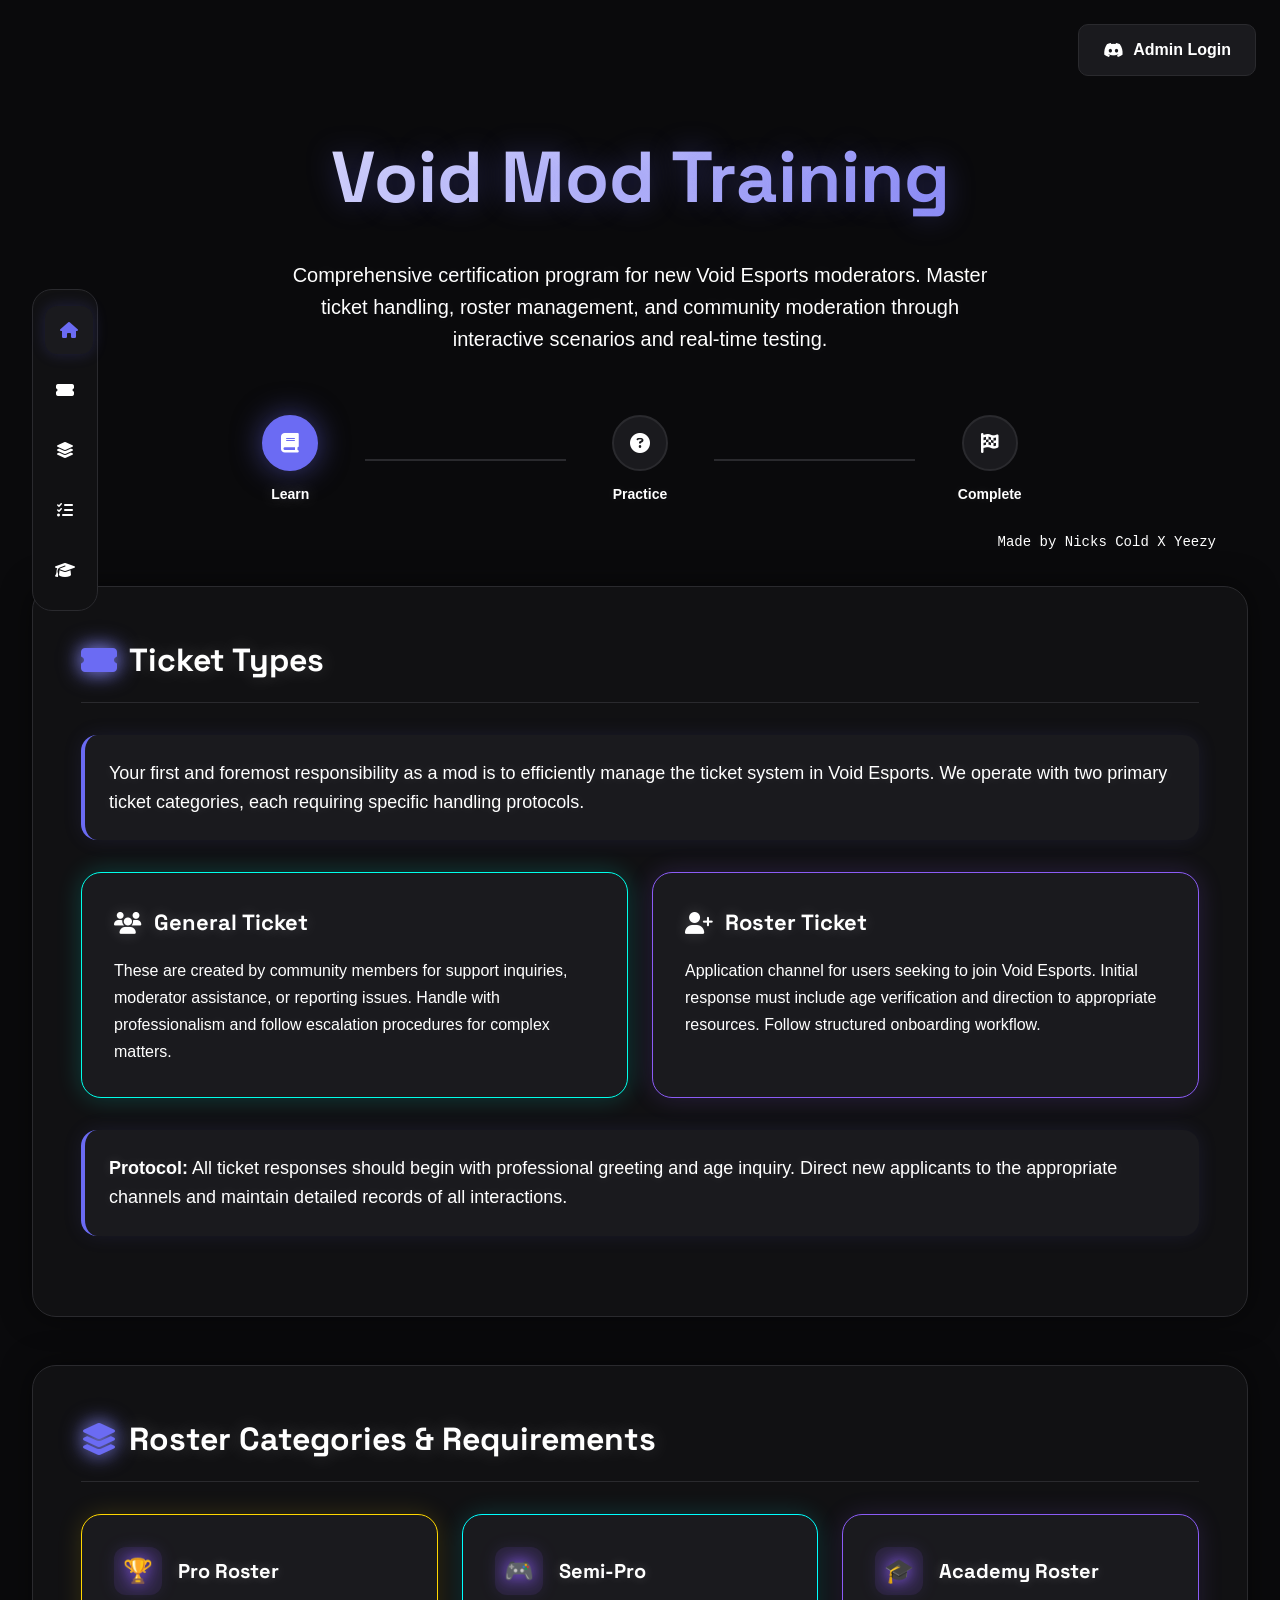
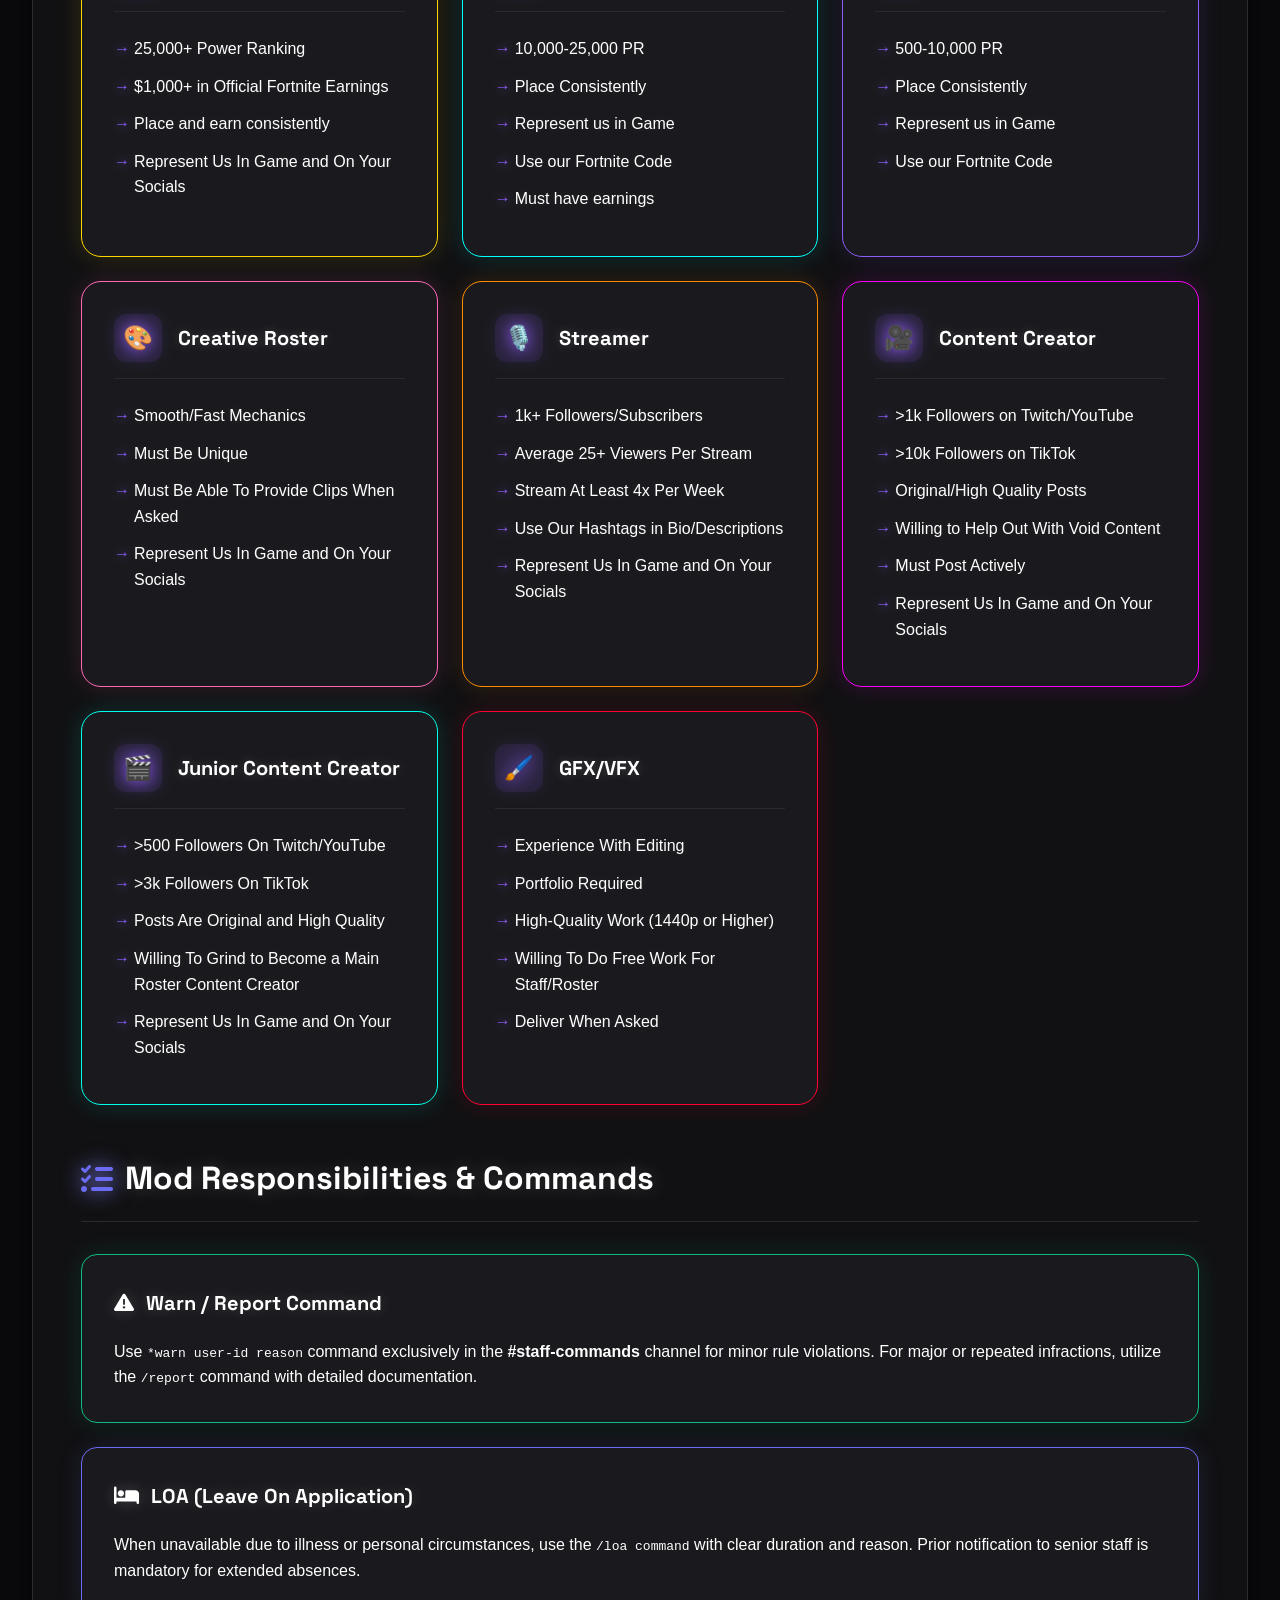
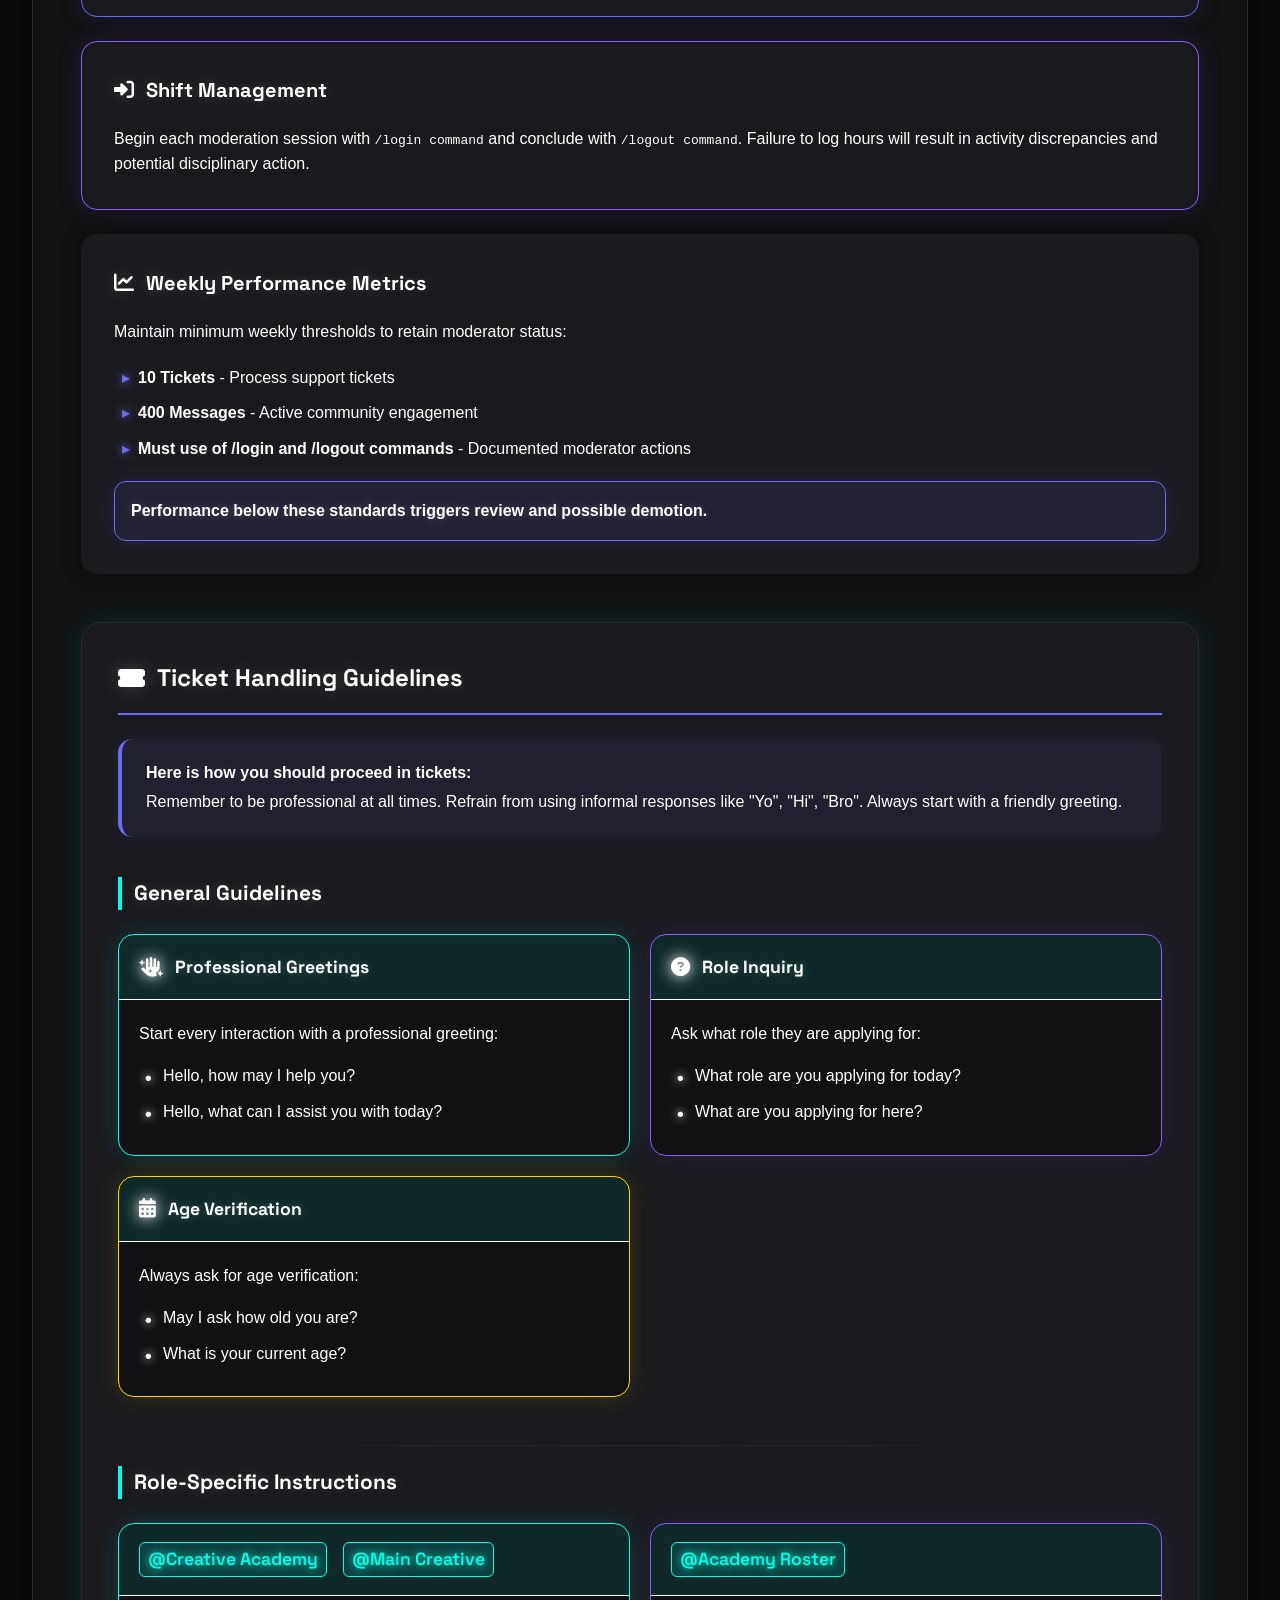
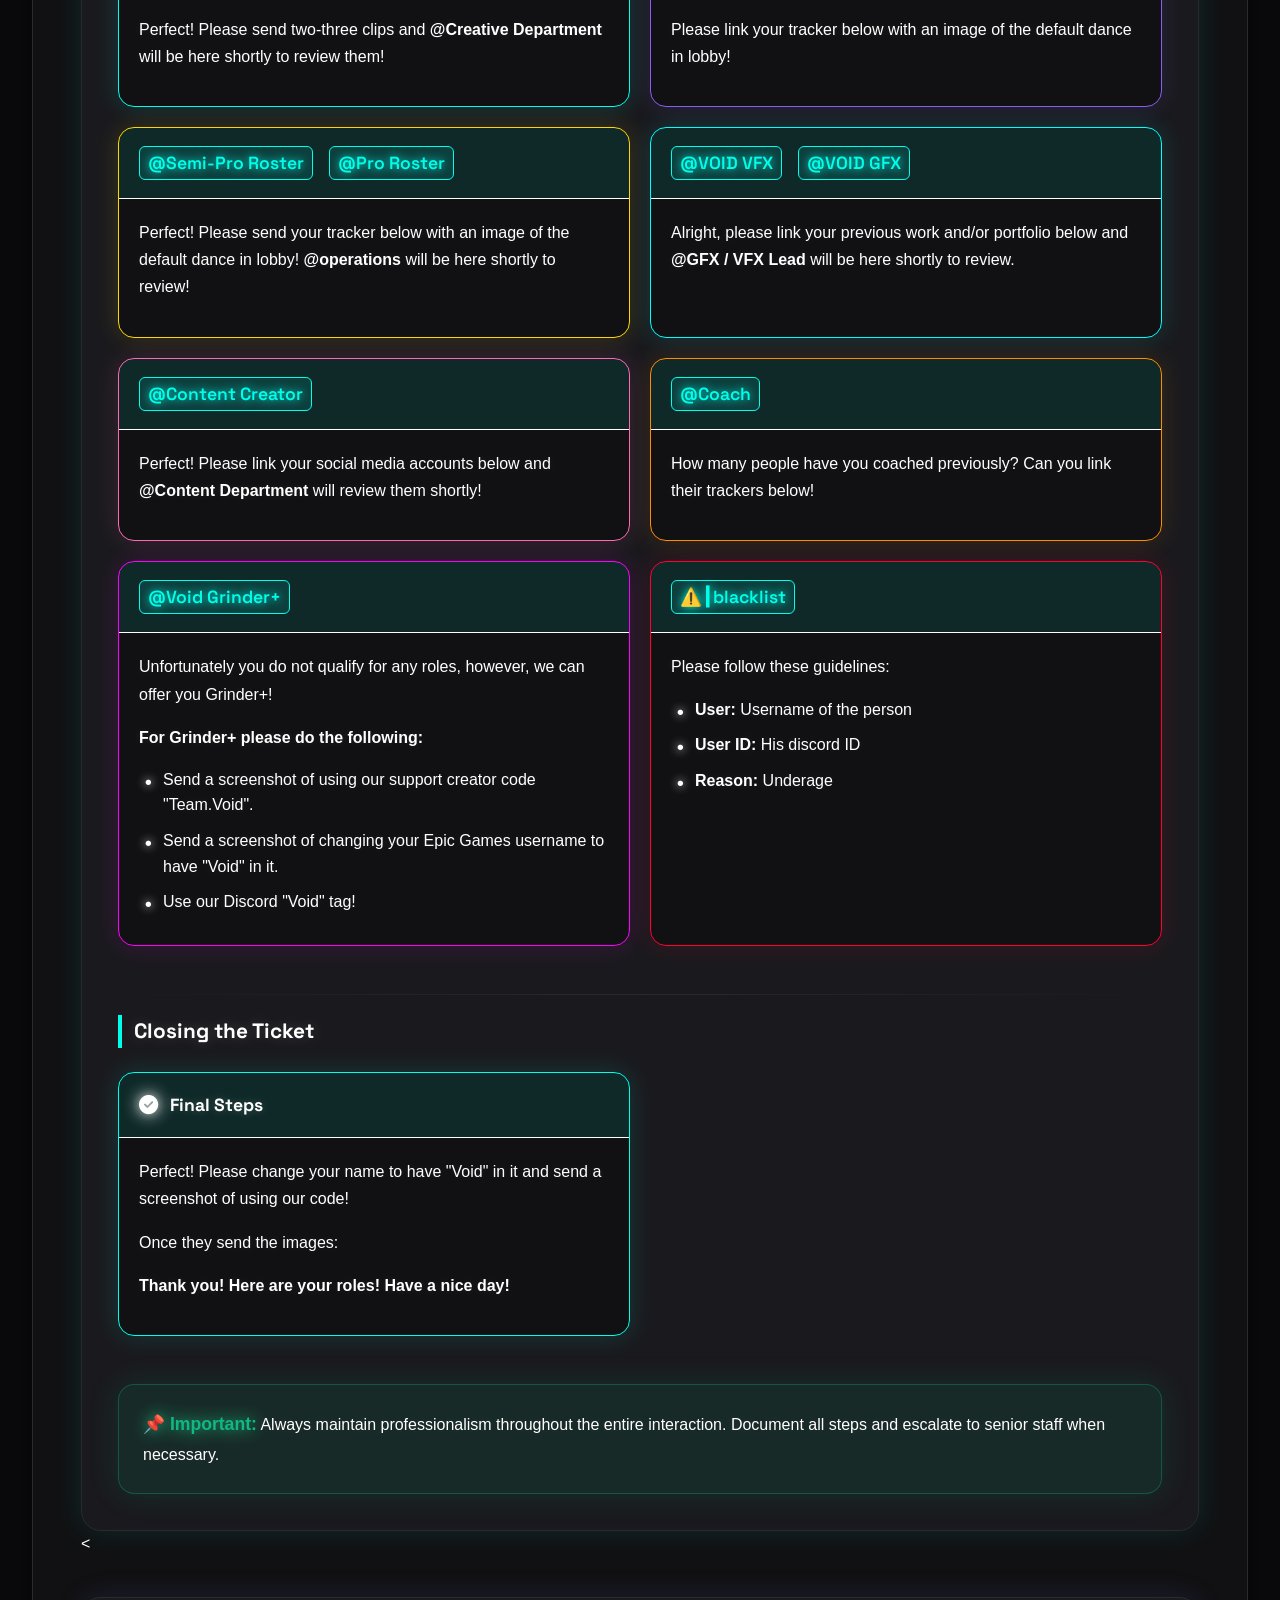
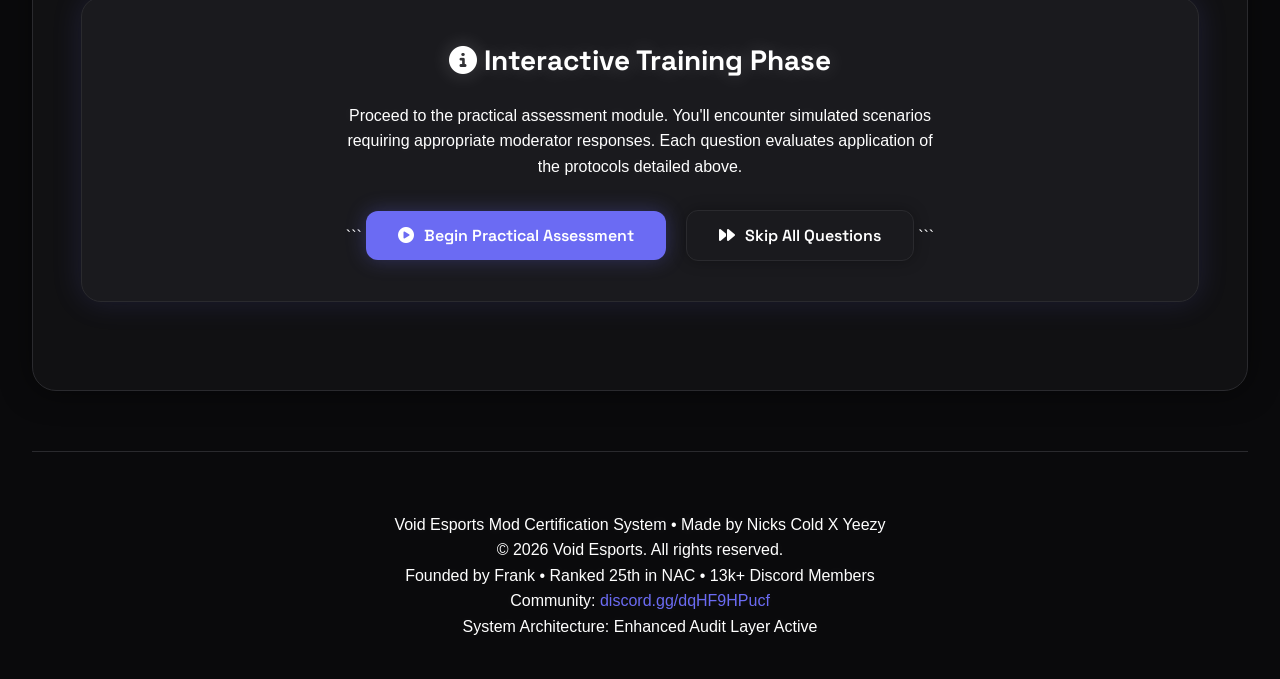
<file: index.html>
<!DOCTYPE html>
<html lang="en">
<head>
    <meta charset="UTF-8">
    <meta name="viewport" content="width=device-width, initial-scale=1.0, maximum-scale=1.0, user-scalable=no">
    <title>VOID | Mod Training Suite v3.0</title>
    
    <!-- Premium Fonts -->
    <link href="https://api.fontshare.com/v2/css?f[]=satoshi@900,700,500,300,400&display=swap" rel="stylesheet">
    <link href="https://fonts.googleapis.com/css2?family=Space+Grotesk:wght@300;400;500;600;700&display=swap" rel="stylesheet">
    <link href="https://fonts.googleapis.com/css2?family=JetBrains+Mono:wght@100;200;300;400;500;600;700;800&display=swap" rel="stylesheet">
    
    <!-- Icons -->
    <link rel="stylesheet" href="https://cdnjs.cloudflare.com/ajax/libs/font-awesome/6.4.0/css/all.min.css">
    
    <style>
        * {
            margin: 0;
            padding: 0;
            box-sizing: border-box;
        }

        :root {
            --bg-primary: #0a0a0c;
            --bg-secondary: #111113;
            --bg-tertiary: #1a1a1e;
            --border: #2a2a2e;
            --text-primary: #ffffff;
            --text-secondary: #ffffff;
            --text-muted: #ffffff;
            --accent: #6b6bf3;
            --accent-hover: #7b7bff;
            --success: #10b981;
            --warning: #f59e0b;
            --danger: #ed4245;
            --void-blood: #ff0033;
            --void-neon: #00ffea;
            --void-purple: #8b5cf6;
            --void-gold: #ffd700;
            --void-pink: #ff69b4;
            --void-orange: #ff8c00;
            --void-cyan: #00ffff;
            --void-magenta: #ff00ff;
            
            /* Discord Mobile Colors */
            --discord-bg: #313338;
            --discord-bg-secondary: #2b2d31;
            --discord-bg-tertiary: #1e1f22;
            --discord-text: #dbdee1;
            --discord-text-muted: #949ba4;
            --discord-divider: #3c3f45;
            --discord-blurple: #5865f2;
            --discord-green: #23a55a;
            --discord-red: #f23f42;
        }

        body {
            font-family: 'Satoshi', -apple-system, BlinkMacSystemFont, sans-serif;
            background: var(--bg-primary);
            color: var(--text-secondary);
            min-height: 100vh;
            line-height: 1.6;
        }

        ::-webkit-scrollbar { width: 8px; height: 8px; }
        ::-webkit-scrollbar-track { background: var(--bg-secondary); }
        ::-webkit-scrollbar-thumb { background: var(--border); border-radius: 4px; }

        .container { max-width: 1400px; margin: 0 auto; padding: 0 32px; }

        /* Admin Button */
        #adminLoginBtn {
            position: fixed;
            top: 24px;
            right: 24px;
            background: var(--bg-tertiary);
            border: 1px solid var(--border);
            color: var(--text-primary);
            padding: 12px 24px;
            border-radius: 10px;
            text-decoration: none;
            font-weight: 600;
            z-index: 1000;
            display: flex;
            align-items: center;
            gap: 10px;
            cursor: pointer;
            transition: all 0.2s ease;
        }
        #adminLoginBtn:hover {
            border-color: var(--accent);
            transform: translateY(-2px);
            box-shadow: 0 0 20px rgba(107, 107, 243, 0.3);
        }

        /* Navigation Sidebar */
        .nav-sidebar {
            position: fixed;
            left: 32px;
            top: 50%;
            transform: translateY(-50%);
            z-index: 100;
            display: flex;
            flex-direction: column;
            gap: 12px;
            background: var(--bg-secondary);
            padding: 16px 8px;
            border-radius: 20px;
            border: 1px solid var(--border);
        }
        .nav-item {
            width: 48px;
            height: 48px;
            border-radius: 12px;
            display: flex;
            align-items: center;
            justify-content: center;
            background: transparent;
            color: var(--text-muted);
            cursor: pointer;
            transition: all 0.2s ease;
        }
        .nav-item:hover, .nav-item.active {
            background: var(--bg-tertiary);
            color: var(--accent);
            transform: translateX(4px);
            box-shadow: 0 0 15px rgba(107, 107, 243, 0.2);
        }

        /* Header */
        .header {
            padding: 120px 0 80px;
            text-align: center;
            position: relative;
        }
        .header h1 {
            font-family: 'Space Grotesk', sans-serif;
            font-size: 4.5rem;
            font-weight: 800;
            margin-bottom: 24px;
            background: linear-gradient(135deg, #fff, var(--accent));
            -webkit-background-clip: text;
            background-clip: text;
            color: transparent;
            text-shadow: 0 0 30px rgba(107, 107, 243, 0.3);
        }
        .header p {
            font-size: 1.25rem;
            max-width: 720px;
            margin: 0 auto 48px;
            color: var(--text-muted);
            text-shadow: 0 0 15px rgba(255, 255, 255, 0.1);
        }

        /* Progress Steps */
        .progress-container {
            display: flex;
            align-items: center;
            justify-content: center;
            max-width: 800px;
            margin: 60px auto 0;
            gap: 24px;
        }
        .progress-step {
            display: flex;
            flex-direction: column;
            align-items: center;
            gap: 12px;
            flex: 1;
        }
        .step-icon {
            width: 56px;
            height: 56px;
            border-radius: 50%;
            display: flex;
            align-items: center;
            justify-content: center;
            background: var(--bg-tertiary);
            border: 2px solid var(--border);
            color: var(--text-muted);
            font-size: 1.25rem;
            transition: all 0.3s ease;
        }
        .step-icon.active {
            background: var(--accent);
            border-color: var(--accent);
            color: white;
            box-shadow: 0 0 30px rgba(107, 107, 243, 0.5);
        }
        .progress-step span {
            font-size: 0.875rem;
            font-weight: 600;
            color: var(--text-muted);
            text-shadow: 0 0 10px rgba(255, 255, 255, 0.1);
        }
        .progress-step.active span {
            color: var(--text-primary);
            text-shadow: 0 0 15px rgba(255, 255, 255, 0.3);
        }
        .progress-bar {
            flex: 2;
            height: 2px;
            background: var(--border);
            position: relative;
        }
        .progress-fill {
            position: absolute;
            top: 0;
            left: 0;
            height: 100%;
            width: 0%;
            background: linear-gradient(90deg, var(--accent), var(--void-purple));
            transition: width 0.5s ease;
            box-shadow: 0 0 20px rgba(107, 107, 243, 0.5);
        }

        .made-by {
            position: absolute;
            bottom: 32px;
            right: 32px;
            font-size: 0.875rem;
            color: var(--text-muted);
            font-family: monospace;
            text-shadow: 0 0 10px rgba(255, 255, 255, 0.1);
        }

        /* Content Sections */
        .content-section {
            background: var(--bg-secondary);
            border: 1px solid var(--border);
            border-radius: 24px;
            padding: 48px;
            margin-bottom: 48px;
            box-shadow: 0 0 30px rgba(0, 0, 0, 0.5);
            transition: all 0.3s ease;
        }
        .content-section:hover {
            box-shadow: 0 0 40px rgba(107, 107, 243, 0.15);
        }
        .section-title {
            font-family: 'Space Grotesk', sans-serif;
            font-size: 2rem;
            font-weight: 700;
            margin-bottom: 32px;
            color: var(--text-primary);
            display: flex;
            align-items: center;
            gap: 12px;
            padding-bottom: 16px;
            border-bottom: 1px solid var(--border);
            text-shadow: 0 0 20px rgba(255, 255, 255, 0.2);
        }
        .section-title i {
            color: var(--accent);
            filter: drop-shadow(0 0 10px var(--accent));
        }

        /* Ticket Types - Enhanced with colored borders and glow */
        .intro-text {
            font-size: 1.125rem;
            color: var(--text-primary);
            margin-bottom: 32px;
            padding: 24px;
            background: var(--bg-tertiary);
            border-radius: 16px;
            border-left: 4px solid var(--accent);
            text-shadow: 0 0 12px rgba(255, 255, 255, 0.15);
            box-shadow: 0 0 20px rgba(107, 107, 243, 0.1);
        }
        .ticket-types {
            display: grid;
            grid-template-columns: repeat(auto-fit, minmax(350px, 1fr));
            gap: 24px;
            margin: 32px 0;
        }
        .ticket-card {
            background: var(--bg-tertiary);
            border: 1px solid transparent;
            border-radius: 20px;
            padding: 32px;
            transition: all 0.3s ease;
            position: relative;
            box-shadow: 0 0 20px rgba(0, 0, 0, 0.3);
        }
        .ticket-card:nth-child(1) {
            border-color: var(--void-neon);
            box-shadow: 0 0 25px rgba(0, 255, 234, 0.2);
        }
        .ticket-card:nth-child(2) {
            border-color: var(--void-purple);
            box-shadow: 0 0 25px rgba(139, 92, 246, 0.2);
        }
        .ticket-card:hover {
            transform: translateY(-4px);
        }
        .ticket-card:nth-child(1):hover {
            box-shadow: 0 0 35px rgba(0, 255, 234, 0.3);
        }
        .ticket-card:nth-child(2):hover {
            box-shadow: 0 0 35px rgba(139, 92, 246, 0.3);
        }
        .ticket-card h3 {
            font-family: 'Space Grotesk', sans-serif;
            font-size: 1.375rem;
            font-weight: 700;
            margin-bottom: 16px;
            color: var(--text-primary);
            display: flex;
            align-items: center;
            gap: 12px;
            text-shadow: 0 0 15px rgba(255, 255, 255, 0.2);
        }
        .ticket-card p {
            color: var(--text-primary);
            line-height: 1.7;
            text-shadow: 0 0 10px rgba(255, 255, 255, 0.1);
        }

        /* Roster Categories - Enhanced with colored borders and glow */
        .roster-categories {
            display: grid;
            grid-template-columns: repeat(auto-fit, minmax(320px, 1fr));
            gap: 24px;
            margin: 32px 0;
        }
        .roster-card {
            background: var(--bg-tertiary);
            border: 1px solid transparent;
            border-radius: 20px;
            padding: 32px;
            transition: all 0.3s ease;
            box-shadow: 0 0 20px rgba(0, 0, 0, 0.3);
        }
        /* Assign different colors to each roster card */
        .roster-card:nth-child(1) { border-color: var(--void-gold); box-shadow: 0 0 25px rgba(255, 215, 0, 0.15); }
        .roster-card:nth-child(2) { border-color: var(--void-cyan); box-shadow: 0 0 25px rgba(0, 255, 255, 0.15); }
        .roster-card:nth-child(3) { border-color: var(--void-purple); box-shadow: 0 0 25px rgba(139, 92, 246, 0.15); }
        .roster-card:nth-child(4) { border-color: var(--void-pink); box-shadow: 0 0 25px rgba(255, 105, 180, 0.15); }
        .roster-card:nth-child(5) { border-color: var(--void-orange); box-shadow: 0 0 25px rgba(255, 140, 0, 0.15); }
        .roster-card:nth-child(6) { border-color: var(--void-magenta); box-shadow: 0 0 25px rgba(255, 0, 255, 0.15); }
        .roster-card:nth-child(7) { border-color: var(--void-neon); box-shadow: 0 0 25px rgba(0, 255, 234, 0.15); }
        .roster-card:nth-child(8) { border-color: var(--void-blood); box-shadow: 0 0 25px rgba(255, 0, 51, 0.15); }
        
        .roster-card:hover {
            transform: translateY(-4px);
        }
        .roster-card:nth-child(1):hover { box-shadow: 0 0 35px rgba(255, 215, 0, 0.25); }
        .roster-card:nth-child(2):hover { box-shadow: 0 0 35px rgba(0, 255, 255, 0.25); }
        .roster-card:nth-child(3):hover { box-shadow: 0 0 35px rgba(139, 92, 246, 0.25); }
        .roster-card:nth-child(4):hover { box-shadow: 0 0 35px rgba(255, 105, 180, 0.25); }
        .roster-card:nth-child(5):hover { box-shadow: 0 0 35px rgba(255, 140, 0, 0.25); }
        .roster-card:nth-child(6):hover { box-shadow: 0 0 35px rgba(255, 0, 255, 0.25); }
        .roster-card:nth-child(7):hover { box-shadow: 0 0 35px rgba(0, 255, 234, 0.25); }
        .roster-card:nth-child(8):hover { box-shadow: 0 0 35px rgba(255, 0, 51, 0.25); }
        
        .roster-header {
            display: flex;
            align-items: center;
            gap: 16px;
            margin-bottom: 24px;
            padding-bottom: 16px;
            border-bottom: 1px solid var(--border);
        }
        .roster-icon {
            font-size: 1.5rem;
            width: 48px;
            height: 48px;
            display: flex;
            align-items: center;
            justify-content: center;
            background: rgba(139, 92, 246, 0.1);
            border-radius: 12px;
            color: var(--void-purple);
            filter: drop-shadow(0 0 8px currentColor);
        }
        .roster-title {
            font-family: 'Space Grotesk', sans-serif;
            font-size: 1.25rem;
            font-weight: 700;
            color: var(--text-primary);
            text-shadow: 0 0 12px rgba(255, 255, 255, 0.2);
        }
        .roster-requirements {
            list-style: none;
        }
        .roster-requirements li {
            color: var(--text-primary);
            margin-bottom: 12px;
            padding-left: 20px;
            position: relative;
            text-shadow: 0 0 8px rgba(255, 255, 255, 0.1);
        }
        .roster-requirements li:before {
            content: '→';
            position: absolute;
            left: 0;
            color: var(--void-purple);
            filter: drop-shadow(0 0 5px currentColor);
        }

        /* Mod Requirements - Enhanced */
        .mod-requirements {
            margin-top: 48px;
        }
        .requirement-section {
            background: var(--bg-tertiary);
            border: 1px solid transparent;
            border-radius: 16px;
            padding: 32px;
            margin-bottom: 24px;
            transition: all 0.3s ease;
            box-shadow: 0 0 20px rgba(0, 0, 0, 0.3);
        }
        .requirement-section:nth-child(1) { border-color: var(--warning); box-shadow: 0 0 25px rgba(245, 158, 11, 0.15); }
        .requirement-section:nth-child(2) { border-color: var(--success); box-shadow: 0 0 25px rgba(16, 185, 129, 0.15); }
        .requirement-section:nth-child(3) { border-color: var(--accent); box-shadow: 0 0 25px rgba(107, 107, 243, 0.15); }
        .requirement-section:nth-child(4) { border-color: var(--void-purple); box-shadow: 0 0 25px rgba(139, 92, 246, 0.15); }
        
        .requirement-section:hover {
            transform: translateY(-2px);
        }
        .requirement-section:nth-child(1):hover { box-shadow: 0 0 35px rgba(245, 158, 11, 0.25); }
        .requirement-section:nth-child(2):hover { box-shadow: 0 0 35px rgba(16, 185, 129, 0.25); }
        .requirement-section:nth-child(3):hover { box-shadow: 0 0 35px rgba(107, 107, 243, 0.25); }
        .requirement-section:nth-child(4):hover { box-shadow: 0 0 35px rgba(139, 92, 246, 0.25); }
        
        .requirement-title {
            font-family: 'Space Grotesk', sans-serif;
            font-size: 1.25rem;
            font-weight: 700;
            margin-bottom: 20px;
            color: var(--text-primary);
            display: flex;
            align-items: center;
            gap: 12px;
            text-shadow: 0 0 15px rgba(255, 255, 255, 0.2);
        }
        .requirement-content {
            color: var(--text-primary);
        }
        .requirement-list {
            list-style: none;
            margin: 20px 0;
        }
        .requirement-list li {
            margin-bottom: 10px;
            padding-left: 24px;
            position: relative;
            color: var(--text-primary);
            text-shadow: 0 0 8px rgba(255, 255, 255, 0.1);
        }
        .requirement-list li:before {
            content: '▸';
            position: absolute;
            left: 8px;
            color: var(--accent);
            filter: drop-shadow(0 0 5px var(--accent));
        }
        .weekly-requirements {
            margin-top: 20px;
            padding: 16px;
            background: rgba(107, 107, 243, 0.1);
            border-radius: 12px;
            color: var(--text-primary);
            font-weight: 600;
            border: 1px solid var(--accent);
            text-shadow: 0 0 10px rgba(255, 255, 255, 0.2);
            box-shadow: 0 0 20px rgba(107, 107, 243, 0.2);
        }

        /* Ticket Handling Guidelines - Enhanced */
        .ticket-handling-section {
            margin-top: 48px;
            background: var(--bg-tertiary);
            border: 1px solid var(--border);
            border-radius: 20px;
            padding: 36px;
            box-shadow: 0 0 30px rgba(0, 255, 234, 0.1);
        }
        
        .ticket-handling-section h3 {
            font-family: 'Space Grotesk', sans-serif;
            font-size: 1.5rem;
            font-weight: 700;
            color: var(--text-primary);
            margin-bottom: 24px;
            display: flex;
            align-items: center;
            gap: 12px;
            padding-bottom: 16px;
            border-bottom: 2px solid var(--accent);
            text-shadow: 0 0 20px rgba(255, 255, 255, 0.2);
        }
        
        .handling-intro {
            margin-bottom: 40px;
            padding: 20px 24px;
            background: rgba(107, 107, 243, 0.08);
            border-radius: 14px;
            border-left: 4px solid var(--accent);
            line-height: 1.8;
            color: var(--text-primary);
            text-shadow: 0 0 12px rgba(255, 255, 255, 0.1);
            box-shadow: 0 0 20px rgba(107, 107, 243, 0.1);
        }
        
        .handling-category {
            margin-bottom: 48px;
        }
        
        .handling-category h4 {
            font-family: 'Space Grotesk', sans-serif;
            font-size: 1.3rem;
            font-weight: 700;
            color: var(--text-primary);
            margin-bottom: 24px;
            padding-left: 12px;
            border-left: 4px solid var(--void-neon);
            text-shadow: 0 0 15px rgba(255, 255, 255, 0.2);
        }
        
        .handling-cards-grid {
            display: grid;
            grid-template-columns: repeat(auto-fill, minmax(380px, 1fr));
            gap: 20px;
        }
        
        .handling-card {
            background: var(--bg-secondary);
            border: 1px solid transparent;
            border-radius: 16px;
            overflow: hidden;
            transition: all 0.25s ease;
            box-shadow: 0 0 20px rgba(0, 0, 0, 0.3);
        }
        
        /* Assign different colors to handling cards */
        .handling-card:nth-child(1) { border-color: var(--void-neon); box-shadow: 0 0 25px rgba(0, 255, 234, 0.15); }
        .handling-card:nth-child(2) { border-color: var(--void-purple); box-shadow: 0 0 25px rgba(139, 92, 246, 0.15); }
        .handling-card:nth-child(3) { border-color: var(--void-gold); box-shadow: 0 0 25px rgba(255, 215, 0, 0.15); }
        .handling-card:nth-child(4) { border-color: var(--void-cyan); box-shadow: 0 0 25px rgba(0, 255, 255, 0.15); }
        .handling-card:nth-child(5) { border-color: var(--void-pink); box-shadow: 0 0 25px rgba(255, 105, 180, 0.15); }
        .handling-card:nth-child(6) { border-color: var(--void-orange); box-shadow: 0 0 25px rgba(255, 140, 0, 0.15); }
        .handling-card:nth-child(7) { border-color: var(--void-magenta); box-shadow: 0 0 25px rgba(255, 0, 255, 0.15); }
        .handling-card:nth-child(8) { border-color: var(--void-blood); box-shadow: 0 0 25px rgba(255, 0, 51, 0.15); }
        
        .handling-card:hover {
            transform: translateY(-4px);
        }
        .handling-card:nth-child(1):hover { box-shadow: 0 0 35px rgba(0, 255, 234, 0.25); }
        .handling-card:nth-child(2):hover { box-shadow: 0 0 35px rgba(139, 92, 246, 0.25); }
        .handling-card:nth-child(3):hover { box-shadow: 0 0 35px rgba(255, 215, 0, 0.25); }
        .handling-card:nth-child(4):hover { box-shadow: 0 0 35px rgba(0, 255, 255, 0.25); }
        .handling-card:nth-child(5):hover { box-shadow: 0 0 35px rgba(255, 105, 180, 0.25); }
        .handling-card:nth-child(6):hover { box-shadow: 0 0 35px rgba(255, 140, 0, 0.25); }
        .handling-card:nth-child(7):hover { box-shadow: 0 0 35px rgba(255, 0, 255, 0.25); }
        .handling-card:nth-child(8):hover { box-shadow: 0 0 35px rgba(255, 0, 51, 0.25); }
        
        .handling-card-header {
            background: rgba(0, 255, 234, 0.1);
            padding: 18px 20px;
            border-bottom: 1px solid currentColor;
            font-family: 'Space Grotesk', sans-serif;
            font-weight: 700;
            font-size: 1.1rem;
            color: var(--text-primary);
            display: flex;
            align-items: center;
            gap: 12px;
            text-shadow: 0 0 10px rgba(255, 255, 255, 0.2);
        }
        
        .handling-card-header i {
            color: currentColor;
            font-size: 1.2rem;
            filter: drop-shadow(0 0 8px currentColor);
        }
        
        .handling-card-content {
            padding: 20px;
        }
        
        .handling-card-content p {
            color: var(--text-primary);
            line-height: 1.7;
            margin-bottom: 16px;
            font-size: 1rem;
            text-shadow: 0 0 8px rgba(255, 255, 255, 0.1);
        }
        
        .handling-card-content ul {
            list-style: none;
            margin-top: 12px;
        }
        
        .handling-card-content ul li {
            color: var(--text-primary);
            margin-bottom: 10px;
            padding-left: 24px;
            position: relative;
            line-height: 1.6;
            text-shadow: 0 0 8px rgba(255, 255, 255, 0.1);
        }
        
        .handling-card-content ul li:before {
            content: '•';
            position: absolute;
            left: 6px;
            color: currentColor;
            font-weight: bold;
            font-size: 1.2rem;
            filter: drop-shadow(0 0 5px currentColor);
        }
        
        .highlight-role {
            color: var(--void-neon);
            font-weight: 600;
            background: rgba(0, 255, 234, 0.1);
            padding: 2px 8px;
            border-radius: 6px;
            display: inline-block;
            margin-right: 4px;
            text-shadow: 0 0 10px currentColor;
            border: 1px solid currentColor;
        }
        
        .handling-divider {
            margin: 40px 0 20px;
            border: 0;
            height: 1px;
            background: linear-gradient(90deg, transparent, var(--border), transparent);
        }
        
        .handling-note {
            margin-top: 40px;
            padding: 24px;
            background: rgba(16, 185, 129, 0.1);
            border: 1px solid rgba(16, 185, 129, 0.3);
            border-radius: 16px;
            color: var(--text-primary);
            line-height: 1.8;
            text-shadow: 0 0 12px rgba(255, 255, 255, 0.1);
            box-shadow: 0 0 30px rgba(16, 185, 129, 0.15);
        }
        
        .handling-note strong {
            color: var(--success);
            font-size: 1.1rem;
            filter: drop-shadow(0 0 8px currentColor);
        }

        /* Quiz Instructions - Enhanced */
        .quiz-instructions {
            background: var(--bg-tertiary);
            border: 1px solid var(--border);
            border-radius: 20px;
            padding: 40px;
            margin: 40px 0;
            text-align: center;
            box-shadow: 0 0 30px rgba(107, 107, 243, 0.15);
        }
        .quiz-instructions h3 {
            font-family: 'Space Grotesk', sans-serif;
            font-size: 1.75rem;
            font-weight: 700;
            margin-bottom: 20px;
            color: var(--text-primary);
            text-shadow: 0 0 20px rgba(255, 255, 255, 0.2);
        }
        .quiz-instructions p {
            color: var(--text-primary);
            max-width: 600px;
            margin: 0 auto 30px;
            text-shadow: 0 0 12px rgba(255, 255, 255, 0.1);
        }

        /* Buttons - Enhanced */
        .btn {
            padding: 14px 32px;
            border-radius: 12px;
            font-weight: 600;
            font-size: 1rem;
            cursor: pointer;
            border: none;
            display: inline-flex;
            align-items: center;
            gap: 10px;
            font-family: 'Space Grotesk', sans-serif;
            transition: all 0.2s ease;
        }
        .btn-primary {
            background: var(--accent);
            color: white;
            box-shadow: 0 0 20px rgba(107, 107, 243, 0.3);
        }
        .btn-primary:hover {
            background: var(--accent-hover);
            transform: translateY(-2px);
            box-shadow: 0 0 30px rgba(107, 107, 243, 0.5);
        }
        .btn-secondary {
            background: var(--bg-tertiary);
            border: 1px solid var(--border);
            color: var(--text-primary);
            box-shadow: 0 0 15px rgba(0, 0, 0, 0.3);
        }
        .btn-secondary:hover {
            border-color: var(--accent);
            box-shadow: 0 0 25px rgba(107, 107, 243, 0.2);
        }
        .btn-test {
            background: transparent;
            border: 2px solid var(--accent);
            color: var(--accent);
            text-shadow: 0 0 10px currentColor;
            box-shadow: 0 0 20px rgba(107, 107, 243, 0.2);
        }
        .btn-test:hover {
            background: rgba(107, 107, 243, 0.1);
            transform: translateY(-2px);
            box-shadow: 0 0 30px rgba(107, 107, 243, 0.4);
        }

        /* Training Quiz - Enhanced */
        .training-quiz {
            margin: 48px 0;
        }
        .question-card {
            background: var(--bg-tertiary);
            border: 1px solid var(--border);
            border-radius: 24px;
            padding: 40px;
            margin-bottom: 30px;
            display: none;
            box-shadow: 0 0 30px rgba(107, 107, 243, 0.1);
        }
        .question-card.active {
            display: block;
        }
        .question-header {
            display: flex;
            justify-content: space-between;
            align-items: center;
            margin-bottom: 30px;
            padding-bottom: 20px;
            border-bottom: 1px solid var(--border);
        }
        .question-title {
            font-family: 'Space Grotesk', sans-serif;
            font-size: 1.5rem;
            font-weight: 700;
            color: var(--text-primary);
            text-shadow: 0 0 15px rgba(255, 255, 255, 0.2);
        }
        .question-number {
            color: var(--text-primary);
            font-size: 0.875rem;
            padding: 6px 12px;
            background: var(--bg-secondary);
            border-radius: 20px;
            text-shadow: 0 0 8px rgba(255, 255, 255, 0.1);
        }
        .question-description {
            background: var(--bg-secondary);
            border-radius: 16px;
            padding: 24px;
            margin-bottom: 30px;
            color: var(--text-primary);
            border-left: 4px solid var(--accent);
            text-shadow: 0 0 12px rgba(255, 255, 255, 0.1);
            box-shadow: 0 0 20px rgba(107, 107, 243, 0.1);
        }
        .answer-box {
            width: 100%;
            min-height: 150px;
            padding: 20px;
            background: var(--bg-secondary);
            border: 1px solid var(--border);
            border-radius: 16px;
            color: var(--text-primary);
            font-family: inherit;
            font-size: 1rem;
            margin-bottom: 30px;
            transition: all 0.2s ease;
        }
        .answer-box:focus {
            border-color: var(--accent);
            box-shadow: 0 0 30px rgba(107, 107, 243, 0.2);
            outline: none;
        }
        .quiz-buttons {
            display: flex;
            gap: 16px;
            justify-content: space-between;
        }

        /* Answer Feedback - Enhanced */
        .answer-feedback {
            margin-top: 30px;
            padding: 30px;
            background: var(--bg-secondary);
            border: 1px solid var(--border);
            border-radius: 16px;
            display: none;
            box-shadow: 0 0 30px rgba(107, 107, 243, 0.15);
        }
        .answer-feedback.show {
            display: block;
        }
        .feedback-title {
            font-family: 'Space Grotesk', sans-serif;
            font-size: 1.25rem;
            font-weight: 700;
            margin-bottom: 20px;
            color: var(--accent);
            text-shadow: 0 0 15px currentColor;
        }
        .correct-answer {
            color: var(--text-primary);
        }
        .correction-note {
            color: var(--text-primary);
            margin-top: 16px;
            padding-top: 16px;
            border-top: 1px solid var(--border);
        }

        /* Skip All */
        .skip-all-container {
            text-align: center;
            margin: 30px 0 50px;
            padding: 30px;
            background: var(--bg-tertiary);
            border: 1px solid var(--border);
            border-radius: 16px;
            box-shadow: 0 0 30px rgba(0, 0, 0, 0.3);
        }

        /* Completion Screen - Enhanced */
        .completion-screen {
            text-align: center;
            padding: 80px 0;
            display: none;
        }
        .completion-screen.active {
            display: block;
        }
        .completion-icon {
            font-size: 80px;
            color: var(--success);
            margin-bottom: 30px;
            filter: drop-shadow(0 0 20px currentColor);
        }
        .completion-title {
            font-family: 'Space Grotesk', sans-serif;
            font-size: 3rem;
            font-weight: 800;
            margin-bottom: 20px;
            color: var(--text-primary);
            text-shadow: 0 0 30px rgba(255, 255, 255, 0.2);
        }
        .completion-message p {
            color: var(--text-primary);
            text-shadow: 0 0 12px rgba(255, 255, 255, 0.1);
        }
        .completion-buttons {
            display: flex;
            gap: 20px;
            justify-content: center;
        }

        /* Footer - Enhanced */
        .footer {
            text-align: center;
            padding: 60px 0 40px;
            margin-top: 60px;
            border-top: 1px solid var(--border);
            color: var(--text-primary);
            text-shadow: 0 0 12px rgba(255, 255, 255, 0.1);
        }
        .footer a {
            color: var(--accent);
            text-decoration: none;
            transition: all 0.2s ease;
        }
        .footer a:hover {
            text-shadow: 0 0 15px currentColor;
        }

        /* ===== DESKTOP DISCORD TEST INTERFACE - COMPLETE 1:1 REPLICA ===== */
        .test-page {
            display: none;
            position: fixed;
            top: 0;
            left: 0;
            width: 100%;
            height: 100%;
            background: #313338;
            z-index: 10000;
            overflow: hidden;
            font-family: -apple-system, BlinkMacSystemFont, 'Segoe UI', Roboto, Helvetica, Arial, sans-serif;
        }

        .test-page.active {
            display: block;
        }

        /* Discord Color Variables */
        .test-page {
            --discord-bg-primary: #313338;
            --discord-bg-secondary: #2b2d31;
            --discord-bg-tertiary: #1e1f22;
            --discord-text-normal: #dbdee1;
            --discord-text-muted: #949ba4;
            --discord-text-link: #00a8fc;
            --discord-divider: #3c3f45;
            --discord-channel-hover: #3c3f45;
            --discord-channel-selected: #404249;
            --discord-blurple: #5865f2;
            --discord-green: #23a55a;
            --discord-red: #f23f42;
            --discord-online: #23a55a;
        }

        /* Discord Layout */
        .discord-app {
            display: flex;
            height: 100%;
            width: 100%;
            overflow: hidden;
        }

        /* Server Bar */
        .discord-servers {
            width: 72px;
            background: var(--discord-bg-tertiary);
            display: flex;
            flex-direction: column;
            align-items: center;
            padding: 12px 0;
            gap: 8px;
            overflow-y: auto;
            flex-shrink: 0;
            height: 100%;
        }

        .discord-server-icon {
            width: 48px;
            height: 48px;
            border-radius: 50%;
            background: var(--discord-bg-secondary);
            display: flex;
            align-items: center;
            justify-content: center;
            color: var(--discord-text-muted);
            font-size: 1.25rem;
            font-weight: 600;
            cursor: pointer;
            transition: border-radius 0.2s ease;
            position: relative;
            flex-shrink: 0;
        }

        .discord-server-icon:hover {
            border-radius: 16px;
            background: var(--discord-channel-hover);
            color: var(--discord-text-normal);
        }

        .discord-server-icon.active {
            border-radius: 16px;
            background: var(--discord-blurple);
            color: white;
        }

        .discord-server-icon.active::before {
            content: '';
            position: absolute;
            left: -12px;
            top: 50%;
            transform: translateY(-50%);
            width: 4px;
            height: 20px;
            background: white;
            border-radius: 0 4px 4px 0;
        }

        .discord-server-divider {
            width: 32px;
            height: 2px;
            background: var(--discord-divider);
            margin: 4px 0;
        }

        /* Channels Sidebar */
        .discord-channels {
            width: 240px;
            background: var(--discord-bg-secondary);
            display: flex;
            flex-direction: column;
            flex-shrink: 0;
            height: 100%;
            border-right: 1px solid var(--discord-divider);
        }

        .discord-guild-header {
            height: 48px;
            padding: 0 16px;
            display: flex;
            align-items: center;
            background: var(--discord-bg-secondary);
            border-bottom: 1px solid var(--discord-divider);
            cursor: pointer;
            font-weight: 600;
            color: var(--discord-text-normal);
        }

        .discord-guild-header i {
            margin-left: auto;
            color: var(--discord-text-muted);
            font-size: 0.875rem;
        }

        .discord-channels-scroll {
            flex: 1;
            overflow-y: auto;
            padding: 16px 8px;
        }

        .discord-category {
            margin-bottom: 16px;
        }

        .discord-category-header {
            padding: 8px 8px;
            display: flex;
            align-items: center;
            justify-content: space-between;
            color: var(--discord-text-muted);
            font-size: 0.75rem;
            font-weight: 600;
            text-transform: uppercase;
            letter-spacing: 0.02em;
        }

        .discord-channel {
            padding: 6px 8px;
            margin: 1px 0;
            border-radius: 4px;
            display: flex;
            align-items: center;
            gap: 6px;
            color: var(--discord-text-muted);
            cursor: pointer;
            font-size: 0.9375rem;
        }

        .discord-channel:hover {
            background: var(--discord-channel-hover);
            color: var(--discord-text-normal);
        }

        .discord-channel.active {
            background: var(--discord-channel-selected);
            color: var(--discord-text-normal);
        }

        .discord-channel i {
            width: 20px;
            text-align: center;
            font-size: 1rem;
        }

        .discord-channel-name {
            flex: 1;
            white-space: nowrap;
            overflow: hidden;
            text-overflow: ellipsis;
        }

        .discord-channel-unread {
            width: 8px;
            height: 8px;
            border-radius: 50%;
            background: var(--discord-text-normal);
        }

        /* User Panel */
        .discord-user-panel {
            height: 52px;
            background: var(--discord-bg-tertiary);
            display: flex;
            align-items: center;
            padding: 0 8px;
            gap: 8px;
            margin-top: auto;
            border-top: 1px solid var(--discord-divider);
        }

        .discord-avatar-wrapper {
            position: relative;
        }

        .discord-avatar {
            width: 32px;
            height: 32px;
            border-radius: 50%;
            background: var(--discord-blurple);
            display: flex;
            align-items: center;
            justify-content: center;
            font-weight: 600;
            color: white;
            font-size: 0.875rem;
        }

        .discord-status {
            position: absolute;
            bottom: -2px;
            right: -2px;
            width: 12px;
            height: 12px;
            border-radius: 50%;
            border: 2px solid var(--discord-bg-tertiary);
            background: var(--discord-online);
        }

        .discord-user-info {
            flex: 1;
            min-width: 0;
        }

        .discord-user-name {
            font-weight: 600;
            font-size: 0.875rem;
            color: var(--discord-text-normal);
            white-space: nowrap;
            overflow: hidden;
            text-overflow: ellipsis;
        }

        .discord-user-tag {
            font-size: 0.6875rem;
            color: var(--discord-text-muted);
        }

        .discord-user-controls {
            display: flex;
            gap: 2px;
        }

        .discord-control-btn {
            width: 32px;
            height: 32px;
            border-radius: 4px;
            display: flex;
            align-items: center;
            justify-content: center;
            color: var(--discord-text-muted);
            cursor: pointer;
        }

        .discord-control-btn:hover {
            background: var(--discord-channel-hover);
            color: var(--discord-text-normal);
        }

        /* Main Chat Area */
        .discord-chat {
            flex: 1;
            display: flex;
            flex-direction: column;
            background: var(--discord-bg-primary);
            min-width: 0;
            height: 100%;
        }

        .discord-chat-header {
            height: 48px;
            background: var(--discord-bg-primary);
            border-bottom: 1px solid var(--discord-divider);
            padding: 0 16px;
            display: flex;
            align-items: center;
            gap: 8px;
            flex-shrink: 0;
        }

        .discord-chat-header i {
            color: var(--discord-text-muted);
            font-size: 1.25rem;
        }

        .discord-chat-title {
            font-weight: 600;
            color: var(--discord-text-normal);
            font-size: 0.9375rem;
        }

        .discord-chat-topic {
            color: var(--discord-text-muted);
            font-size: 0.875rem;
            margin-left: 8px;
            padding-left: 8px;
            border-left: 1px solid var(--discord-divider);
        }

        .discord-chat-header-actions {
            margin-left: auto;
            display: flex;
            gap: 4px;
        }

        .discord-header-btn {
            width: 32px;
            height: 32px;
            border-radius: 4px;
            display: flex;
            align-items: center;
            justify-content: center;
            color: var(--discord-text-muted);
            cursor: pointer;
        }

        .discord-header-btn:hover {
            background: var(--discord-channel-hover);
            color: var(--discord-text-normal);
        }

        /* Messages Container - FIXED SPACING */
        .discord-messages {
            flex: 1;
            overflow-y: auto;
            padding: 24px 16px;
            display: flex;
            flex-direction: column;
            gap: 16px;
        }

        .discord-message-group {
            display: flex;
            gap: 16px;
            padding: 8px 0;
            position: relative;
            margin-bottom: 8px;
            border-bottom: 1px solid transparent;
        }

        .discord-message-group:hover {
            background: rgba(255, 255, 255, 0.02);
        }

        .discord-message-avatar {
            width: 40px;
            height: 40px;
            border-radius: 50%;
            display: flex;
            align-items: center;
            justify-content: center;
            font-weight: 600;
            color: white;
            flex-shrink: 0;
        }

        .discord-message-content {
            flex: 1;
            min-width: 0;
        }

        .discord-message-header {
            display: flex;
            align-items: baseline;
            gap: 8px;
            margin-bottom: 8px;
            flex-wrap: wrap;
        }

        .discord-message-author {
            font-weight: 600;
            color: var(--discord-text-normal);
            font-size: 1rem;
        }

        .discord-message-badge {
            background: var(--discord-blurple);
            color: white;
            font-size: 0.6875rem;
            font-weight: 600;
            padding: 3px 8px;
            border-radius: 4px;
            text-transform: uppercase;
        }

        .discord-message-timestamp {
            color: var(--discord-text-muted);
            font-size: 0.75rem;
        }

        .discord-message-text {
            color: var(--discord-text-normal);
            font-size: 1rem;
            line-height: 1.5;
            word-wrap: break-word;
            white-space: pre-wrap;
            margin-top: 4px;
        }

        /* Typing Indicator */
        .discord-typing {
            padding: 12px 16px;
            display: flex;
            align-items: center;
            gap: 8px;
            color: var(--discord-text-muted);
            font-size: 0.875rem;
            border-top: 1px solid var(--discord-divider);
        }

        .discord-typing-dots {
            display: flex;
            gap: 4px;
        }

        .discord-typing-dot {
            width: 8px;
            height: 8px;
            border-radius: 50%;
            background: var(--discord-text-muted);
            animation: discordTyping 1.4s infinite ease-in-out;
        }

        .discord-typing-dot:nth-child(1) { animation-delay: -0.32s; }
        .discord-typing-dot:nth-child(2) { animation-delay: -0.16s; }
        .discord-typing-dot:nth-child(3) { animation-delay: 0; }

        @keyframes discordTyping {
            0%, 60%, 100% { transform: translateY(0); }
            30% { transform: translateY(-4px); }
        }

        /* Message Input */
        .discord-input-area {
            padding: 16px 16px 20px 16px;
            background: var(--discord-bg-primary);
            border-top: 1px solid var(--discord-divider);
        }

        .discord-input-container {
            background: var(--discord-bg-tertiary);
            border-radius: 8px;
            display: flex;
            align-items: flex-end;
            padding: 0 12px;
        }

        .discord-input {
            flex: 1;
            background: transparent;
            border: none;
            color: var(--discord-text-normal);
            font-family: inherit;
            font-size: 0.9375rem;
            padding: 12px 0;
            resize: none;
            min-height: 44px;
            max-height: 144px;
        }

        .discord-input:focus {
            outline: none;
        }

        .discord-input::placeholder {
            color: var(--discord-text-muted);
        }

        .discord-send-btn {
            padding: 12px 16px;
            background: transparent;
            border: none;
            color: var(--discord-text-muted);
            font-weight: 600;
            cursor: pointer;
            display: flex;
            align-items: center;
            gap: 8px;
        }

        .discord-send-btn:not(:disabled) {
            color: var(--discord-text-link);
        }

        .discord-send-btn:not(:disabled):hover {
            color: var(--discord-blurple);
        }

        .discord-send-btn:disabled {
            opacity: 0.5;
            cursor: not-allowed;
        }

        /* Members Sidebar */
        .discord-members {
            width: 240px;
            background: var(--discord-bg-secondary);
            border-left: 1px solid var(--discord-divider);
            display: flex;
            flex-direction: column;
            flex-shrink: 0;
            height: 100%;
        }

        .discord-members-header {
            height: 48px;
            padding: 0 16px;
            display: flex;
            align-items: center;
            font-weight: 600;
            color: var(--discord-text-muted);
            border-bottom: 1px solid var(--discord-divider);
        }

        .discord-members-scroll {
            flex: 1;
            overflow-y: auto;
            padding: 16px 8px;
        }

        .discord-member-group {
            margin-bottom: 20px;
        }

        .discord-member-group-title {
            padding: 8px 8px;
            color: var(--discord-text-muted);
            font-size: 0.75rem;
            font-weight: 600;
            text-transform: uppercase;
            letter-spacing: 0.5px;
        }

        .discord-member {
            padding: 6px 8px;
            border-radius: 4px;
            display: flex;
            align-items: center;
            gap: 8px;
            cursor: pointer;
        }

        .discord-member:hover {
            background: var(--discord-channel-hover);
        }

        .discord-member-avatar {
            width: 32px;
            height: 32px;
            border-radius: 50%;
            background: var(--discord-blurple);
            display: flex;
            align-items: center;
            justify-content: center;
            font-weight: 600;
            color: white;
            font-size: 0.875rem;
            position: relative;
        }

        .discord-member-status {
            position: absolute;
            bottom: -2px;
            right: -2px;
            width: 10px;
            height: 10px;
            border-radius: 50%;
            border: 2px solid var(--discord-bg-secondary);
            background: var(--discord-online);
        }

        .discord-member-name {
            font-weight: 500;
            font-size: 0.9375rem;
            color: var(--discord-text-muted);
            white-space: nowrap;
            overflow: hidden;
            text-overflow: ellipsis;
        }

        /* Score Display */
        .discord-score {
            background: var(--discord-bg-tertiary);
            border-radius: 8px;
            padding: 16px;
            margin: 16px 0 8px;
            text-align: center;
        }

        .discord-score-value {
            font-size: 2.5rem;
            font-weight: 700;
            color: var(--discord-blurple);
            line-height: 1.2;
        }

        .discord-score-label {
            font-size: 0.75rem;
            color: var(--discord-text-muted);
            text-transform: uppercase;
            letter-spacing: 0.5px;
        }

        .discord-progress {
            height: 4px;
            background: var(--discord-bg-primary);
            border-radius: 2px;
            margin-top: 12px;
            overflow: hidden;
        }

        .discord-progress-fill {
            height: 100%;
            background: linear-gradient(90deg, var(--discord-blurple), #eb459e);
            width: 0%;
            transition: width 0.3s ease;
        }

        /* Test Complete Modal */
        .discord-modal {
            position: fixed;
            top: 0;
            left: 0;
            right: 0;
            bottom: 0;
            background: rgba(0, 0, 0, 0.85);
            display: none;
            align-items: center;
            justify-content: center;
            z-index: 10001;
            padding: 20px;
        }

        .discord-modal.active {
            display: flex;
        }

        .discord-modal-content {
            background: var(--discord-bg-secondary);
            border-radius: 8px;
            padding: 32px;
            max-width: 440px;
            width: 100%;
            border: none;
            box-shadow: 0 8px 32px rgba(0, 0, 0, 0.4);
        }

        .discord-modal-icon {
            font-size: 3.5rem;
            text-align: center;
            margin-bottom: 20px;
            line-height: 1;
        }

        .discord-modal-icon.pass { color: var(--discord-green); }
        .discord-modal-icon.fail { color: var(--discord-red); }

        .discord-modal-title {
            font-size: 1.5rem;
            font-weight: 700;
            text-align: center;
            margin-bottom: 16px;
            color: var(--discord-text-normal);
            line-height: 1.2;
        }

        .discord-modal-score {
            font-size: 2rem;
            font-weight: 700;
            text-align: center;
            margin-bottom: 20px;
            color: var(--discord-text-normal);
            font-family: 'JetBrains Mono', monospace;
        }

        .discord-modal-message {
            text-align: center;
            color: var(--discord-text-muted);
            margin-bottom: 20px;
            line-height: 1.6;
            font-size: 0.95rem;
        }

        .discord-modal-status {
            background: var(--discord-bg-tertiary);
            border-radius: 4px;
            padding: 12px 16px;
            margin-bottom: 20px;
            display: flex;
            align-items: center;
            justify-content: center;
            gap: 8px;
            color: var(--discord-text-muted);
            font-size: 0.875rem;
        }

        .discord-modal-buttons {
            display: flex;
            gap: 12px;
            justify-content: center;
        }

        .discord-modal-btn {
            padding: 12px 20px;
            border-radius: 3px;
            font-weight: 500;
            cursor: pointer;
            border: none;
            font-size: 0.875rem;
            transition: all 0.2s ease;
            flex: 1;
        }

        .discord-modal-btn:hover {
            transform: translateY(-1px);
        }

        .discord-modal-btn.primary {
            background: var(--discord-blurple);
            color: white;
        }

        .discord-modal-btn.primary:hover {
            background: #4752c4;
        }

        .discord-modal-btn.secondary {
            background: var(--discord-bg-tertiary);
            color: var(--discord-text-normal);
            border: 1px solid var(--discord-divider);
        }

        .discord-modal-btn.secondary:hover {
            background: var(--discord-bg-primary);
        }

        /* ===== MOBILE DISCORD TEST INTERFACE ===== */
        .mobile-discord {
            display: none;
            position: fixed;
            top: 0;
            left: 0;
            width: 100%;
            height: 100%;
            background: #313338;
            z-index: 10000;
            overflow: hidden;
            font-family: -apple-system, BlinkMacSystemFont, 'Segoe UI', Roboto, Helvetica, Arial, sans-serif;
        }

        .mobile-discord.active {
            display: block;
        }

        /* Mobile Header */
        .mobile-header {
            height: 56px;
            background: #1e1f22;
            border-bottom: 1px solid #3c3f45;
            display: flex;
            align-items: center;
            padding: 0 12px;
            position: fixed;
            top: 0;
            left: 0;
            right: 0;
            z-index: 10001;
        }

        .mobile-menu-btn {
            width: 40px;
            height: 40px;
            border-radius: 50%;
            display: flex;
            align-items: center;
            justify-content: center;
            background: transparent;
            color: #b5bac1;
            margin-right: 8px;
            cursor: pointer;
        }

        .mobile-menu-btn:active {
            background: #404249;
        }

        .mobile-server-icon {
            width: 32px;
            height: 32px;
            border-radius: 8px;
            background: #5865f2;
            display: flex;
            align-items: center;
            justify-content: center;
            font-weight: 700;
            color: white;
            margin-right: 12px;
            font-size: 16px;
        }

        .mobile-channel-name {
            font-weight: 600;
            font-size: 16px;
            color: #dbdee1;
            flex: 1;
            white-space: nowrap;
            overflow: hidden;
            text-overflow: ellipsis;
        }

        .mobile-header-actions {
            display: flex;
            gap: 4px;
        }

        .mobile-header-btn {
            width: 40px;
            height: 40px;
            border-radius: 50%;
            display: flex;
            align-items: center;
            justify-content: center;
            background: transparent;
            color: #b5bac1;
            cursor: pointer;
        }

        .mobile-header-btn:active {
            background: #404249;
        }

        /* Mobile Messages Container - FIXED SPACING */
        .mobile-messages-container {
            position: absolute;
            top: 56px;
            left: 0;
            right: 0;
            bottom: 72px;
            overflow-y: auto;
            background: #313338;
            padding: 20px 12px;
            -webkit-overflow-scrolling: touch;
            display: flex;
            flex-direction: column;
            gap: 16px;
        }

        /* Mobile Message Groups */
        .mobile-message-group {
            display: flex;
            gap: 12px;
            padding: 8px 0;
            margin-bottom: 8px;
        }

        .mobile-message-avatar {
            width: 40px;
            height: 40px;
            border-radius: 50%;
            display: flex;
            align-items: center;
            justify-content: center;
            font-weight: 600;
            color: white;
            flex-shrink: 0;
            font-size: 16px;
        }

        .mobile-message-content {
            flex: 1;
            min-width: 0;
        }

        .mobile-message-header {
            display: flex;
            align-items: baseline;
            gap: 8px;
            margin-bottom: 6px;
            flex-wrap: wrap;
        }

        .mobile-message-author {
            font-weight: 600;
            color: #dbdee1;
            font-size: 15px;
        }

        .mobile-bot-tag {
            background: #5865f2;
            color: white;
            font-size: 10px;
            font-weight: 600;
            padding: 2px 6px;
            border-radius: 4px;
            text-transform: uppercase;
        }

        .mobile-message-timestamp {
            color: #949ba4;
            font-size: 11px;
        }

        .mobile-message-text {
            color: #dbdee1;
            font-size: 15px;
            line-height: 1.5;
            word-wrap: break-word;
            white-space: pre-wrap;
        }

        /* Mobile Input Area */
        .mobile-input-area {
            position: fixed;
            bottom: 0;
            left: 0;
            right: 0;
            height: 72px;
            background: #313338;
            border-top: 1px solid #3c3f45;
            padding: 12px 12px;
            display: flex;
            align-items: flex-end;
            gap: 8px;
        }

        .mobile-message-input {
            flex: 1;
            background: #1e1f22;
            border: 1px solid #3c3f45;
            border-radius: 24px;
            padding: 12px 16px;
            color: #dbdee1;
            font-size: 16px;
            font-family: inherit;
            resize: none;
            min-height: 44px;
            max-height: 120px;
            line-height: 1.4;
        }

        .mobile-message-input:focus {
            outline: none;
            border-color: #5865f2;
        }

        .mobile-message-input::placeholder {
            color: #949ba4;
        }

        .mobile-send-btn {
            width: 48px;
            height: 48px;
            border-radius: 50%;
            background: #5865f2;
            border: none;
            color: white;
            display: flex;
            align-items: center;
            justify-content: center;
            cursor: pointer;
            flex-shrink: 0;
            transition: opacity 0.2s;
        }

        .mobile-send-btn:active {
            opacity: 0.8;
        }

        .mobile-send-btn:disabled {
            background: #404249;
            color: #5d5f64;
            cursor: not-allowed;
            opacity: 0.5;
        }

        /* Mobile Sidebar */
        .mobile-sidebar {
            position: fixed;
            top: 0;
            left: -300px;
            width: 300px;
            height: 100%;
            background: #2b2d31;
            z-index: 10002;
            transition: left 0.3s ease;
            display: flex;
            flex-direction: column;
            box-shadow: 2px 0 8px rgba(0,0,0,0.5);
        }

        .mobile-sidebar.active {
            left: 0;
        }

        .mobile-sidebar-header {
            height: 56px;
            background: #1e1f22;
            display: flex;
            align-items: center;
            padding: 0 16px;
            border-bottom: 1px solid #3c3f45;
        }

        .mobile-sidebar-title {
            font-weight: 700;
            font-size: 18px;
            color: #dbdee1;
            flex: 1;
        }

        .mobile-close-sidebar {
            width: 40px;
            height: 40px;
            border-radius: 50%;
            display: flex;
            align-items: center;
            justify-content: center;
            background: transparent;
            color: #b5bac1;
            cursor: pointer;
        }

        .mobile-close-sidebar:active {
            background: #404249;
        }

        .mobile-scrollable-channels {
            flex: 1;
            overflow-y: auto;
            padding: 16px 8px;
            -webkit-overflow-scrolling: touch;
        }

        .mobile-category-header {
            padding: 8px 12px;
            color: #949ba4;
            font-size: 12px;
            font-weight: 600;
            text-transform: uppercase;
            letter-spacing: 0.5px;
        }

        .mobile-channel-item {
            display: flex;
            align-items: center;
            gap: 12px;
            padding: 10px 12px;
            border-radius: 8px;
            font-size: 16px;
            cursor: pointer;
            color: #949ba4;
            transition: background 0.2s;
            margin: 2px 0;
        }

        .mobile-channel-item:active {
            background: #404249;
        }

        .mobile-channel-item.active {
            background: #404249;
            color: #dbdee1;
        }

        .mobile-channel-icon {
            font-size: 18px;
            width: 24px;
            text-align: center;
        }

        .mobile-channel-name-sidebar {
            flex: 1;
            white-space: nowrap;
            overflow: hidden;
            text-overflow: ellipsis;
        }

        /* Mobile Score Panel */
        .mobile-score-panel {
            position: fixed;
            top: 56px;
            right: -300px;
            width: 280px;
            height: calc(100% - 56px);
            background: #2b2d31;
            z-index: 10002;
            transition: right 0.3s ease;
            padding: 20px 16px;
            overflow-y: auto;
            box-shadow: -2px 0 8px rgba(0,0,0,0.5);
        }

        .mobile-score-panel.active {
            right: 0;
        }

        .mobile-score-header {
            display: flex;
            align-items: center;
            justify-content: space-between;
            margin-bottom: 20px;
            padding-bottom: 12px;
            border-bottom: 1px solid #3c3f45;
        }

        .mobile-score-title {
            font-weight: 700;
            font-size: 18px;
            color: #dbdee1;
        }

        .mobile-close-score {
            width: 40px;
            height: 40px;
            border-radius: 50%;
            display: flex;
            align-items: center;
            justify-content: center;
            background: transparent;
            color: #b5bac1;
            cursor: pointer;
        }

        .mobile-close-score:active {
            background: #404249;
        }

        .mobile-score-display {
            background: #1e1f22;
            border-radius: 16px;
            padding: 24px 20px;
            text-align: center;
            border: 2px solid #5865f2;
            margin-bottom: 20px;
        }

        .mobile-score-value {
            font-size: 56px;
            font-weight: 800;
            color: #dbdee1;
            line-height: 1;
            margin-bottom: 4px;
            font-family: 'Space Grotesk', sans-serif;
        }

        .mobile-score-total {
            color: #949ba4;
            font-size: 18px;
            font-weight: 600;
            margin-bottom: 16px;
        }

        .mobile-progress-bar-container {
            height: 6px;
            background: #313338;
            border-radius: 3px;
            margin: 16px 0 8px;
            overflow: hidden;
        }

        .mobile-progress-fill-bar {
            height: 100%;
            background: linear-gradient(90deg, #5865f2, #eb459e);
            width: 0%;
            transition: width 0.3s ease;
        }

        .mobile-question-counter {
            color: #949ba4;
            font-size: 14px;
            margin-top: 8px;
        }

        /* Mobile Typing Indicator */
        .mobile-typing {
            position: absolute;
            bottom: 72px;
            left: 0;
            right: 0;
            padding: 12px 16px;
            display: flex;
            align-items: center;
            gap: 8px;
            color: #949ba4;
            font-size: 13px;
            background: #313338;
            border-top: 1px solid #3c3f45;
        }

        .mobile-typing-dots {
            display: flex;
            gap: 4px;
        }

        .mobile-typing-dot {
            width: 8px;
            height: 8px;
            border-radius: 50%;
            background: #949ba4;
            animation: mobileTyping 1.4s infinite ease-in-out;
        }

        .mobile-typing-dot:nth-child(1) { animation-delay: -0.32s; }
        .mobile-typing-dot:nth-child(2) { animation-delay: -0.16s; }
        .mobile-typing-dot:nth-child(3) { animation-delay: 0; }

        @keyframes mobileTyping {
            0%, 60%, 100% { transform: translateY(0); }
            30% { transform: translateY(-4px); }
        }

        /* Mobile Test Complete Modal */
        .mobile-test-complete {
            position: fixed;
            top: 0;
            left: 0;
            width: 100%;
            height: 100%;
            background: rgba(0, 0, 0, 0.85);
            z-index: 10003;
            display: none;
            align-items: center;
            justify-content: center;
            padding: 20px;
            backdrop-filter: blur(5px);
        }

        .mobile-test-complete.active {
            display: flex;
        }

        .mobile-test-result-container {
            background: #2b2d31;
            border-radius: 20px;
            padding: 32px 24px;
            width: 100%;
            max-width: 380px;
            border: 1px solid #3c3f45;
            text-align: center;
            animation: fadeInUp 0.3s ease;
        }

        @keyframes fadeInUp {
            from {
                opacity: 0;
                transform: translateY(20px);
            }
            to {
                opacity: 1;
                transform: translateY(0);
            }
        }

        .mobile-test-result-icon {
            font-size: 60px;
            margin-bottom: 20px;
        }

        .mobile-test-result-icon.pass { color: #23a55a; }
        .mobile-test-result-icon.fail { color: #f23f42; }

        .mobile-test-result-title {
            font-size: 28px;
            font-weight: 800;
            margin-bottom: 12px;
            color: #dbdee1;
            font-family: 'Space Grotesk', sans-serif;
        }

        .mobile-test-result-score {
            font-size: 24px;
            color: #5865f2;
            margin-bottom: 16px;
            font-weight: 700;
        }

        .mobile-test-result-message {
            color: #949ba4;
            font-size: 15px;
            line-height: 1.5;
            margin-bottom: 24px;
        }

        .mobile-submission-status {
            background: #1e1f22;
            border-radius: 10px;
            padding: 14px;
            margin: 20px 0 16px;
            font-size: 14px;
            color: #dbdee1;
            display: flex;
            align-items: center;
            justify-content: center;
            gap: 8px;
        }

        .mobile-test-result-buttons {
            display: flex;
            flex-direction: column;
            gap: 10px;
        }

        .mobile-test-result-btn {
            padding: 16px 20px;
            border-radius: 12px;
            font-weight: 600;
            font-size: 16px;
            cursor: pointer;
            border: none;
            transition: all 0.2s;
            font-family: 'Space Grotesk', sans-serif;
        }

        .mobile-test-result-btn:active {
            transform: scale(0.98);
        }

        .mobile-test-result-btn.primary {
            background: #5865f2;
            color: white;
        }

        .mobile-test-result-btn.primary:active {
            background: #4752c4;
        }

        .mobile-test-result-btn.secondary {
            background: #1e1f22;
            color: #dbdee1;
            border: 1px solid #3c3f45;
        }

        .mobile-test-result-btn.secondary:active {
            background: #2b2d31;
        }

        /* Media Query for Mobile */
        @media (max-width: 768px) {
            .test-page {
                display: none !important;
            }
            
            .nav-sidebar {
                display: none;
            }
            
            .header h1 {
                font-size: 2.5rem;
            }
            
            .content-section {
                padding: 32px 20px;
            }
            
            .ticket-types,
            .roster-categories {
                grid-template-columns: 1fr;
            }
            
            .handling-cards-grid {
                grid-template-columns: 1fr;
            }
            
            .quiz-buttons,
            .completion-buttons {
                flex-direction: column;
                gap: 12px;
            }
            
            .btn {
                width: 100%;
                justify-content: center;
            }
            
            .question-card {
                padding: 24px;
            }
            
            .container {
                padding: 0 20px;
            }
        }

        @media (max-width: 480px) {
            .header h1 {
                font-size: 2rem;
            }
            
            .section-title {
                font-size: 1.5rem;
            }
            
            .modal-content {
                padding: 32px 20px;
            }
            
            .progress-step span {
                font-size: 0.75rem;
            }
        }
    </style>
</head>
    <script src="js/config.js"></script>
<script src="js/test-questions.js"></script>
<script src="js/app.js"></script>
<body>
    <!-- Admin Login Button -->
    <a href="#" id="adminLoginBtn">
        <i class="fab fa-discord"></i> Admin Login
    </a>

    <!-- Desktop Discord Test Interface - COMPLETE 1:1 REPLICA -->
    <div id="testPage" class="test-page">
        <div class="discord-app">
            <!-- Server Bar -->
            <div class="discord-servers">
                <div class="discord-server-icon active">
                    <i class="fab fa-discord"></i>
                </div>
                <div class="discord-server-divider"></div>
                <div class="discord-server-icon">
                    <span>V</span>
                </div>
            </div>

            <!-- Channels Sidebar -->
            <div class="discord-channels">
                <div class="discord-guild-header">
                    <span>Void Esports</span>
                    <i class="fas fa-chevron-down"></i>
                </div>

                <div class="discord-channels-scroll">
                    <div class="discord-category">
                        <div class="discord-category-header">
                            <span>INFORMATION</span>
                        </div>
                        <div class="discord-channel">
                            <i class="fas fa-bullhorn"></i>
                            <span class="discord-channel-name">announcements</span>
                        </div>
                        <div class="discord-channel">
                            <i class="fas fa-book"></i>
                            <span class="discord-channel-name">rules</span>
                        </div>
                    </div>

                    <div class="discord-category">
                        <div class="discord-category-header">
                            <span>TICKET SYSTEM</span>
                        </div>
                        <div class="discord-channel active">
                            <i class="fas fa-hashtag"></i>
                            <span class="discord-channel-name">🎫・mod-tickets</span>
                            <div class="discord-channel-unread"></div>
                        </div>
                    </div>
                </div>

                <!-- User Panel -->
                <div class="discord-user-panel">
                    <div class="discord-avatar-wrapper">
                        <div class="discord-avatar" id="discordUserAvatar">U</div>
                        <div class="discord-status"></div>
                    </div>
                    <div class="discord-user-info">
                        <div class="discord-user-name" id="discordUserName">Loading...</div>
                        <div class="discord-user-tag" id="discordUserTag">#0000</div>
                    </div>
                    <div class="discord-user-controls">
                        <div class="discord-control-btn"><i class="fas fa-microphone"></i></div>
                        <div class="discord-control-btn"><i class="fas fa-headphones"></i></div>
                        <div class="discord-control-btn"><i class="fas fa-cog"></i></div>
                    </div>
                </div>
            </div>

            <!-- Main Chat Area -->
            <div class="discord-chat">
                <div class="discord-chat-header">
                    <i class="fas fa-hashtag"></i>
                    <span class="discord-chat-title">🎫・mod-tickets</span>
                    <span class="discord-chat-topic" id="discordTicketCounter">Ticket #1</span>
                    <div class="discord-chat-header-actions">
                        <div class="discord-header-btn"><i class="fas fa-phone"></i></div>
                        <div class="discord-header-btn"><i class="fas fa-video"></i></div>
                        <div class="discord-header-btn"><i class="fas fa-user-plus"></i></div>
                    </div>
                </div>

                <!-- Messages Container -->
                <div class="discord-messages" id="discordMessages"></div>

                <!-- Typing Indicator -->
                <div class="discord-typing" id="discordTyping" style="display: none;">
                    <div class="discord-typing-dots">
                        <div class="discord-typing-dot"></div>
                        <div class="discord-typing-dot"></div>
                        <div class="discord-typing-dot"></div>
                    </div>
                    <span id="discordTypingText">Someone is typing...</span>
                </div>

                <!-- Message Input -->
                <div class="discord-input-area">
                    <div class="discord-input-container">
                        <textarea class="discord-input" id="discordMessageInput" placeholder="Message #mod-tickets" rows="1"></textarea>
                        <button class="discord-send-btn" id="discordSendBtn" disabled>
                            <i class="fas fa-paper-plane"></i>
                            <span>Send</span>
                        </button>
                    </div>
                </div>
            </div>

            <!-- Members Sidebar -->
            <div class="discord-members">
                <div class="discord-members-header">
                    <span>Members — <span id="discordMemberCount">3</span></span>
                </div>
                <div class="discord-members-scroll">
                    <div class="discord-member-group">
                        <div class="discord-member-group-title">ONLINE — 2</div>
                        <div class="discord-member">
                            <div class="discord-member-avatar">
                                V
                                <div class="discord-member-status"></div>
                            </div>
                            <span class="discord-member-name">Void Bot</span>
                        </div>
                        <div class="discord-member">
                            <div class="discord-member-avatar" id="discordMemberAvatar">
                                U
                                <div class="discord-member-status"></div>
                            </div>
                            <span class="discord-member-name" id="discordMemberName">You</span>
                        </div>
                    </div>

                    <!-- Score Display -->
                    <div class="discord-score">
                        <div class="discord-score-label">TEST SCORE</div>
                        <div class="discord-score-value" id="discordScore">0</div>
                        <div class="discord-progress">
                            <div class="discord-progress-fill" id="discordProgress" style="width: 0%"></div>
                        </div>
                    </div>
                </div>
            </div>
        </div>

        <!-- Test Complete Modal -->
        <div class="discord-modal" id="discordModal">
            <div class="discord-modal-content">
                <div class="discord-modal-icon" id="discordModalIcon">
                    <i class="fas fa-trophy"></i>
                </div>
                <h2 class="discord-modal-title" id="discordModalTitle">Test Complete!</h2>
                <div class="discord-modal-score" id="discordModalScore">0/0</div>
                <div class="discord-modal-message" id="discordModalMessage">
                    Your responses have been recorded.
                </div>
                <div class="discord-modal-status" id="discordModalStatus">
                    <i class="fas fa-spinner fa-spin"></i> Submitting...
                </div>
                <div class="discord-modal-buttons">
                    <button class="discord-modal-btn secondary" id="discordReviewBtn">Review</button>
                    <button class="discord-modal-btn primary" id="discordBackBtn">Back to Training</button>
                </div>
            </div>
        </div>
    </div>

    <!-- Mobile Discord Interface -->
    <div id="mobileDiscord" class="mobile-discord">
        <!-- Mobile Header -->
        <div class="mobile-header">
            <div class="mobile-menu-btn" id="mobileMenuBtn">
                <i class="fas fa-bars"></i>
            </div>
            <div class="mobile-server-icon">V</div>
            <div class="mobile-channel-name" id="mobileChannelName">🎫・mod-tickets</div>
            <div class="mobile-header-actions">
                <div class="mobile-header-btn" id="mobileScoreBtn">
                    <i class="fas fa-chart-simple"></i>
                </div>
            </div>
        </div>

        <!-- Messages Container -->
        <div class="mobile-messages-container" id="mobileMessagesContainer"></div>

        <!-- Typing Indicator -->
        <div class="mobile-typing" id="mobileTyping" style="display: none;">
            <div class="mobile-typing-dots">
                <div class="mobile-typing-dot"></div>
                <div class="mobile-typing-dot"></div>
                <div class="mobile-typing-dot"></div>
            </div>
            <span id="mobileTypingText">Someone is typing...</span>
        </div>

        <!-- Input Area -->
        <div class="mobile-input-area">
            <textarea class="mobile-message-input" id="mobileMessageInput" placeholder="Message #mod-tickets" rows="1"></textarea>
            <button class="mobile-send-btn" id="mobileSendBtn" disabled>
                <i class="fas fa-paper-plane"></i>
            </button>
        </div>

        <!-- Sidebar Menu -->
        <div class="mobile-sidebar" id="mobileSidebar">
            <div class="mobile-sidebar-header">
                <span class="mobile-sidebar-title">Void Esports</span>
                <div class="mobile-close-sidebar" id="mobileCloseSidebar">
                    <i class="fas fa-times"></i>
                </div>
            </div>
            <div class="mobile-scrollable-channels">
                <div class="mobile-category-header">INFORMATION</div>
                <div class="mobile-channel-item">
                    <i class="fas fa-bullhorn mobile-channel-icon"></i>
                    <span class="mobile-channel-name-sidebar">announcements</span>
                </div>
                <div class="mobile-channel-item">
                    <i class="fas fa-book mobile-channel-icon"></i>
                    <span class="mobile-channel-name-sidebar">rules</span>
                </div>
                <div class="mobile-category-header" style="margin-top: 16px;">TICKET SYSTEM</div>
                <div class="mobile-channel-item active">
                    <i class="fas fa-hashtag mobile-channel-icon"></i>
                    <span class="mobile-channel-name-sidebar">🎫・mod-tickets</span>
                </div>
                <div class="mobile-category-header" style="margin-top: 16px;">USER</div>
                <div class="mobile-channel-item" id="mobileUserProfileItem">
                    <i class="fas fa-user mobile-channel-icon"></i>
                    <span class="mobile-channel-name-sidebar" id="mobileSidebarUsername">Loading...</span>
                </div>
            </div>
        </div>

        <!-- Score Panel -->
        <div class="mobile-score-panel" id="mobileScorePanel">
            <div class="mobile-score-header">
                <span class="mobile-score-title">Test Progress</span>
                <div class="mobile-close-score" id="mobileCloseScore">
                    <i class="fas fa-times"></i>
                </div>
            </div>
            <div class="mobile-score-display">
                <div class="mobile-score-value" id="mobileScore">0</div>
                <div class="mobile-score-total" id="mobileScoreTotal">/ 0</div>
                <div class="mobile-progress-bar-container">
                    <div class="mobile-progress-fill-bar" id="mobileProgress" style="width: 0%"></div>
                </div>
                <div class="mobile-question-counter" id="mobileQuestionCounter">Question 1 of 8</div>
            </div>
            <div class="mobile-score-info">
                <p style="color: #949ba4; text-align: center; font-size: 14px; padding: 16px;">
                    Answer each ticket correctly. Need 6/8 to pass.
                </p>
            </div>
        </div>

        <!-- Test Complete Modal -->
        <div class="mobile-test-complete" id="mobileTestComplete">
            <div class="mobile-test-result-container">
                <div class="mobile-test-result-icon" id="mobileResultIcon">
                    <i class="fas fa-trophy"></i>
                </div>
                <h2 class="mobile-test-result-title" id="mobileResultTitle">Test Complete!</h2>
                <div class="mobile-test-result-score" id="mobileResultScore">0/8</div>
                <div class="mobile-test-result-message" id="mobileResultMessage">
                    Your responses have been recorded.
                </div>
                <div class="mobile-submission-status" id="mobileSubmissionStatus">
                    <i class="fas fa-spinner fa-spin"></i> Submitting...
                </div>
                <div class="mobile-test-result-buttons">
                    <button class="mobile-test-result-btn secondary" id="mobileReviewBtn">Review</button>
                    <button class="mobile-test-result-btn primary" id="mobileBackBtn">Back to Training</button>
                </div>
            </div>
        </div>
    </div>

    <!-- Main Training Page -->
    <div class="container" id="mainContainer">
        <!-- Navigation Sidebar -->
        <div class="nav-sidebar">
            <div class="nav-item active" data-target="header">
                <i class="fas fa-home"></i>
            </div>
            <div class="nav-item" data-target="ticket-types">
                <i class="fas fa-ticket-alt"></i>
            </div>
            <div class="nav-item" data-target="roster-categories">
                <i class="fas fa-layer-group"></i>
            </div>
            <div class="nav-item" data-target="mod-requirements">
                <i class="fas fa-tasks"></i>
            </div>
            <div class="nav-item" data-target="quiz">
                <i class="fas fa-graduation-cap"></i>
            </div>
        </div>
        
        <!-- Header -->
        <div class="header" id="header">
            <h1>Void Mod Training</h1>
            <p>Comprehensive certification program for new Void Esports moderators. Master ticket handling, roster management, and community moderation through interactive scenarios and real-time testing.</p>
            
            <div class="progress-container">
                <div class="progress-step active">
                    <div class="step-icon active"><i class="fas fa-book"></i></div>
                    <span>Learn</span>
                </div>
                <div class="progress-bar">
                    <div class="progress-fill" id="progressFill"></div>
                </div>
                <div class="progress-step">
                    <div class="step-icon"><i class="fas fa-question-circle"></i></div>
                    <span>Practice</span>
                </div>
                <div class="progress-bar">
                    <div class="progress-fill"></div>
                </div>
                <div class="progress-step">
                    <div class="step-icon"><i class="fas fa-flag-checkered"></i></div>
                    <span>Complete</span>
                </div>
            </div>
            
            <div class="made-by">
                Made by Nicks Cold X Yeezy
            </div>
        </div>
        
        <!-- Ticket Types Section -->
        <div class="content-section" id="ticket-types">
            <h2 class="section-title"><i class="fas fa-ticket-alt"></i> Ticket Types</h2>
            
            <div class="intro-text">
                Your first and foremost responsibility as a mod is to efficiently manage the ticket system in Void Esports. We operate with two primary ticket categories, each requiring specific handling protocols.
            </div>
            
            <div class="ticket-types">
                <div class="ticket-card">
                    <h3><i class="fas fa-users"></i> General Ticket</h3>
                    <p>These are created by community members for support inquiries, moderator assistance, or reporting issues. Handle with professionalism and follow escalation procedures for complex matters.</p>
                </div>
                <div class="ticket-card">
                    <h3><i class="fas fa-user-plus"></i> Roster Ticket</h3>
                    <p>Application channel for users seeking to join Void Esports. Initial response must include age verification and direction to appropriate resources. Follow structured onboarding workflow.</p>
                </div>
            </div>
            
            <div class="intro-text">
                <strong>Protocol:</strong> All ticket responses should begin with professional greeting and age inquiry. Direct new applicants to the appropriate channels and maintain detailed records of all interactions.
            </div>
        </div>
        
        <!-- Roster Categories Section -->
        <div class="content-section" id="roster-categories">
            <h2 class="section-title"><i class="fas fa-layer-group"></i> Roster Categories & Requirements</h2>
            
            <div class="roster-categories">
                <!-- Pro Roster -->
                <div class="roster-card">
                    <div class="roster-header">
                        <div class="roster-icon">🏆</div>
                        <div class="roster-title">Pro Roster</div>
                    </div>
                    <ul class="roster-requirements">
                        <li>25,000+ Power Ranking</li>
                        <li>$1,000+ in Official Fortnite Earnings</li>
                        <li>Place and earn consistently</li>
                        <li>Represent Us In Game and On Your Socials</li>
                    </ul>
                </div>
                
                <!-- Semi-Pro -->
                <div class="roster-card">
                    <div class="roster-header">
                        <div class="roster-icon">🎮</div>
                        <div class="roster-title">Semi-Pro</div>
                    </div>
                    <ul class="roster-requirements">
                        <li>10,000-25,000 PR</li>
                        <li>Place Consistently</li>
                        <li>Represent us in Game</li>
                        <li>Use our Fortnite Code</li>
                        <li>Must have earnings</li>
                    </ul>
                </div>
                
                <!-- Academy Roster -->
                <div class="roster-card">
                    <div class="roster-header">
                        <div class="roster-icon">🎓</div>
                        <div class="roster-title">Academy Roster</div>
                    </div>
                    <ul class="roster-requirements">
                        <li>500-10,000 PR</li>
                        <li>Place Consistently</li>
                        <li>Represent us in Game</li>
                        <li>Use our Fortnite Code</li>
                    </ul>
                </div>
                
                <!-- Creative Roster -->
                <div class="roster-card">
                    <div class="roster-header">
                        <div class="roster-icon">🎨</div>
                        <div class="roster-title">Creative Roster</div>
                    </div>
                    <ul class="roster-requirements">
                        <li>Smooth/Fast Mechanics</li>
                        <li>Must Be Unique</li>
                        <li>Must Be Able To Provide Clips When Asked</li>
                        <li>Represent Us In Game and On Your Socials</li>
                    </ul>
                </div>
                
                <!-- Streamer -->
                <div class="roster-card">
                    <div class="roster-header">
                        <div class="roster-icon">🎙️</div>
                        <div class="roster-title">Streamer</div>
                    </div>
                    <ul class="roster-requirements">
                        <li>1k+ Followers/Subscribers</li>
                        <li>Average 25+ Viewers Per Stream</li>
                        <li>Stream At Least 4x Per Week</li>
                        <li>Use Our Hashtags in Bio/Descriptions</li>
                        <li>Represent Us In Game and On Your Socials</li>
                    </ul>
                </div>
                
                <!-- Content Creator -->
                <div class="roster-card">
                    <div class="roster-header">
                        <div class="roster-icon">🎥</div>
                        <div class="roster-title">Content Creator</div>
                    </div>
                    <ul class="roster-requirements">
                        <li>>1k Followers on Twitch/YouTube</li>
                        <li>>10k Followers on TikTok</li>
                        <li>Original/High Quality Posts</li>
                        <li>Willing to Help Out With Void Content</li>
                        <li>Must Post Actively</li>
                        <li>Represent Us In Game and On Your Socials</li>
                    </ul>
                </div>
                
                <!-- Junior Content Creator -->
                <div class="roster-card">
                    <div class="roster-header">
                        <div class="roster-icon">🎬</div>
                        <div class="roster-title">Junior Content Creator</div>
                    </div>
                    <ul class="roster-requirements">
                        <li>>500 Followers On Twitch/YouTube</li>
                        <li>>3k Followers On TikTok</li>
                        <li>Posts Are Original and High Quality</li>
                        <li>Willing To Grind to Become a Main Roster Content Creator</li>
                        <li>Represent Us In Game and On Your Socials</li>
                    </ul>
                </div>
                
                <!-- GFX/VFX -->
                <div class="roster-card">
                    <div class="roster-header">
                        <div class="roster-icon">🖌️</div>
                        <div class="roster-title">GFX/VFX</div>
                    </div>
                    <ul class="roster-requirements">
                        <li>Experience With Editing</li>
                        <li>Portfolio Required</li>
                        <li>High-Quality Work (1440p or Higher)</li>
                        <li>Willing To Do Free Work For Staff/Roster</li>
                        <li>Deliver When Asked</li>
                    </ul>
                </div>
            </div>
            
            <!-- Mod Requirements Section -->
            <div class="mod-requirements" id="mod-requirements">
                <h2 class="section-title"><i class="fas fa-tasks"></i> Mod Responsibilities & Commands</h2>
                
                <div class="requirement-section">
                    <h3 class="requirement-title"><i class="fas fa-exclamation-triangle"></i> Warn / Report Command</h3>
                    <div class="requirement-content">
                        <p>Use <code class="inline-code">*warn user-id reason</code> command exclusively in the <strong>#staff-commands</strong> channel for minor rule violations. For major or repeated infractions, utilize the <code class="inline-code">/report</code> command with detailed documentation.</p>
                    </div>
                </div>
                
                <div class="requirement-section">
                    <h3 class="requirement-title"><i class="fas fa-bed"></i> LOA (Leave On Application)</h3>
                    <div class="requirement-content">
                        <p>When unavailable due to illness or personal circumstances, use the <code class="inline-code">/loa command</code> with clear duration and reason. Prior notification to senior staff is mandatory for extended absences.</p>
                    </div>
                </div>
                
                <div class="requirement-section">
                    <h3 class="requirement-title"><i class="fas fa-sign-in-alt"></i> Shift Management</h3>
                    <div class="requirement-content">
                        <p>Begin each moderation session with <code class="inline-code">/login command</code> and conclude with <code class="inline-code">/logout command</code>. Failure to log hours will result in activity discrepancies and potential disciplinary action.</p>
                    </div>
                </div>
                
                <div class="requirement-section">
                    <h3 class="requirement-title"><i class="fas fa-chart-line"></i> Weekly Performance Metrics</h3>
                    <div class="requirement-content">
                        <p>Maintain minimum weekly thresholds to retain moderator status:</p>
                        <ul class="requirement-list">
                            <li><strong>10 Tickets</strong> - Process support tickets</li>
                            <li><strong>400 Messages</strong> - Active community engagement</li>
                            <li><strong>Must use of /login and /logout commands</strong> - Documented moderator actions</li>
                        </ul>
                        <div class="weekly-requirements">Performance below these standards triggers review and possible demotion.</div>
                    </div>
                </div>
                
                <!-- Ticket Handling Guidelines - COMPLETELY REVISED SECTION -->
                <div class="ticket-handling-section">
                    <h3><i class="fas fa-ticket-alt"></i> Ticket Handling Guidelines</h3>
                    
                    <div class="handling-intro">
                        <p><strong>Here is how you should proceed in tickets:</strong></p>
                        <p>Remember to be professional at all times. Refrain from using informal responses like "Yo", "Hi", "Bro". Always start with a friendly greeting.</p>
                    </div>
                    
                    <div class="handling-category">
                        <h4>General Guidelines</h4>
                        <div class="handling-cards-grid">
                            <div class="handling-card">
                                <div class="handling-card-header">
                                    <i class="fas fa-hand-sparkles"></i> Professional Greetings
                                </div>
                                <div class="handling-card-content">
                                    <p>Start every interaction with a professional greeting:</p>
                                    <ul>
                                        <li>Hello, how may I help you?</li>
                                        <li>Hello, what can I assist you with today?</li>
                                    </ul>
                                </div>
                            </div>
                            
                            <div class="handling-card">
                                <div class="handling-card-header">
                                    <i class="fas fa-question-circle"></i> Role Inquiry
                                </div>
                                <div class="handling-card-content">
                                    <p>Ask what role they are applying for:</p>
                                    <ul>
                                        <li>What role are you applying for today?</li>
                                        <li>What are you applying for here?</li>
                                    </ul>
                                </div>
                            </div>
                            
                            <div class="handling-card">
                                <div class="handling-card-header">
                                    <i class="fas fa-calendar-alt"></i> Age Verification
                                </div>
                                <div class="handling-card-content">
                                    <p>Always ask for age verification:</p>
                                    <ul>
                                        <li>May I ask how old you are?</li>
                                        <li>What is your current age?</li>
                                    </ul>
                                </div>
                            </div>
                        </div>
                    </div>
                    
                    <div class="handling-divider"></div>
                    
                    <div class="handling-category">
                        <h4>Role-Specific Instructions</h4>
                        <div class="handling-cards-grid">
                            <div class="handling-card">
                                <div class="handling-card-header">
                                    <span class="highlight-role">@Creative Academy</span> <span class="highlight-role">@Main Creative</span>
                                </div>
                                <div class="handling-card-content">
                                    <p>Perfect! Please send two-three clips and <strong>@Creative Department</strong> will be here shortly to review them!</p>
                                </div>
                            </div>
                            
                            <div class="handling-card">
                                <div class="handling-card-header">
                                    <span class="highlight-role">@Academy Roster</span>
                                </div>
                                <div class="handling-card-content">
                                    <p>Please link your tracker below with an image of the default dance in lobby!</p>
                                </div>
                            </div>
                            
                            <div class="handling-card">
                                <div class="handling-card-header">
                                    <span class="highlight-role">@Semi-Pro Roster</span> <span class="highlight-role">@Pro Roster</span>
                                </div>
                                <div class="handling-card-content">
                                    <p>Perfect! Please send your tracker below with an image of the default dance in lobby! <strong>@operations</strong> will be here shortly to review!</p>
                                </div>
                            </div>
                            
                            <div class="handling-card">
                                <div class="handling-card-header">
                                    <span class="highlight-role">@VOID VFX</span> <span class="highlight-role">@VOID GFX</span>
                                </div>
                                <div class="handling-card-content">
                                    <p>Alright, please link your previous work and/or portfolio below and <strong>@GFX / VFX Lead</strong> will be here shortly to review.</p>
                                </div>
                            </div>
                            
                            <div class="handling-card">
                                <div class="handling-card-header">
                                    <span class="highlight-role">@Content Creator</span>
                                </div>
                                <div class="handling-card-content">
                                    <p>Perfect! Please link your social media accounts below and <strong>@Content Department</strong> will review them shortly!</p>
                                </div>
                            </div>
                            
                            <div class="handling-card">
                                <div class="handling-card-header">
                                    <span class="highlight-role">@Coach</span>
                                </div>
                                <div class="handling-card-content">
                                    <p>How many people have you coached previously? Can you link their trackers below!</p>
                                </div>
                            </div>
                            
                            <div class="handling-card">
                                <div class="handling-card-header">
                                    <span class="highlight-role">@Void Grinder+</span>
                                </div>
                                <div class="handling-card-content">
                                    <p>Unfortunately you do not qualify for any roles, however, we can offer you Grinder+!</p>
                                    <p><strong>For Grinder+ please do the following:</strong></p>
                                    <ul>
                                        <li>Send a screenshot of using our support creator code "Team.Void".</li>
                                        <li>Send a screenshot of changing your Epic Games username to have "Void" in it.</li>
                                        <li>Use our Discord "Void" tag!</li>
                                    </ul>
                                </div>
                            </div>
                            
                            <div class="handling-card">
                                <div class="handling-card-header">
                                    <span class="highlight-role">⚠️┃blacklist</span>
                                </div>
                                <div class="handling-card-content">
                                    <p>Please follow these guidelines:</p>
                                    <ul>
                                        <li><strong>User:</strong> Username of the person</li>
                                        <li><strong>User ID:</strong> His discord ID</li>
                                        <li><strong>Reason:</strong> Underage</li>
                                    </ul>
                                </div>
                            </div>
                        </div>
                    </div>
                    
                    <div class="handling-divider"></div>
                    
                    <div class="handling-category">
                        <h4>Closing the Ticket</h4>
                        <div class="handling-cards-grid">
                            <div class="handling-card">
                                <div class="handling-card-header">
                                    <i class="fas fa-check-circle"></i> Final Steps
                                </div>
                                <div class="handling-card-content">
                                    <p>Perfect! Please change your name to have "Void" in it and send a screenshot of using our code!</p>
                                    <p>Once they send the images:</p>
                                    <p><strong>Thank you! Here are your roles! Have a nice day!</strong></p>
                                </div>
                            </div>
                        </div>
                    </div>
                    
                    <div class="handling-note">
                        <strong>📌 Important:</strong> Always maintain professionalism throughout the entire interaction. Document all steps and escalate to senior staff when necessary.
                    </div>
                </div>
            </div>
            
            <<!-- Quiz Instructions -->

<div class="quiz-instructions" id="quiz">
    <h3><i class="fas fa-info-circle"></i> Interactive Training Phase</h3>
    <p>Proceed to the practical assessment module. You'll encounter simulated scenarios requiring appropriate moderator responses. Each question evaluates application of the protocols detailed above.</p>

```
<button class="btn btn-primary" id="startQuizBtn">
    <i class="fas fa-play-circle"></i> Begin Practical Assessment
</button>

<button class="btn btn-secondary" id="skipAllQuizBtn" style="margin-left: 15px;">
    <i class="fas fa-forward"></i> Skip All Questions
</button>
```

</div>
</div>

<!-- Training Quiz Section -->

<div class="training-quiz" id="quizSection" style="display:none;">
    <h2 class="section-title"><i class="fas fa-graduation-cap"></i> Practical Assessment</h2>

```
<div class="skip-all-container">
    <p>Don't want to answer all questions? You can skip directly to the test.</p>
    <button class="skip-all-btn" id="skipAllQuestionsBtn">
        <i class="fas fa-forward"></i> Skip All Questions & Go to Test
    </button>
</div>
```

<!-- QUESTIONS STAY THE SAME (no change needed) -->

</div>

<!-- Completion Screen -->

<div class="completion-screen" id="completionScreen">
    <div class="completion-icon">
        <i class="fas fa-trophy"></i>
    </div>

```
<h2 class="completion-title">Assessment Complete</h2>

<div class="completion-message">
    <p>You have successfully completed the theoretical training module.</p>
    <p>Proceed to the certification test for practical simulation.</p>
</div>

<div class="completion-buttons">
    <button class="btn btn-secondary" id="restartQuizBtn">
        <i class="fas fa-redo"></i> Review Training
    </button>

    <button class="btn btn-test" id="takeTestBtn">
        <i class="fas fa-vial"></i> Begin Certification Test
    </button>
</div>
```

</div>

<script>

/* OPEN QUIZ */
document.getElementById("startQuizBtn")?.addEventListener("click",()=>{

document.getElementById("quizSection").style.display="block"

document.getElementById("quizSection").scrollIntoView({
behavior:"smooth"
})

})

/* SKIP QUESTIONS */
document.getElementById("skipAllQuizBtn")?.addEventListener("click",()=>{

document.getElementById("completionScreen").classList.add("active")

})

document.getElementById("skipAllQuestionsBtn")?.addEventListener("click",()=>{

document.getElementById("completionScreen").classList.add("active")

})

/* COMPLETE QUIZ */
document.getElementById("completeQuizBtn")?.addEventListener("click",()=>{

document.getElementById("quizSection").style.display="none"

document.getElementById("completionScreen").classList.add("active")

})

/* RESTART TRAINING */
document.getElementById("restartQuizBtn")?.addEventListener("click",()=>{

document.getElementById("completionScreen").classList.remove("active")

document.getElementById("quizSection").style.display="block"

})

/* START TEST */
document.getElementById("takeTestBtn")?.addEventListener("click",(e)=>{

e.preventDefault()

window.location.href="test.html"

})

</script>

        <!-- Footer -->
        <div class="footer">
            <p>Void Esports Mod Certification System • Made by Nicks Cold X Yeezy</p>
            <p>© 2026 Void Esports. All rights reserved.</p>
            <p>Founded by Frank • Ranked 25th in NAC • 13k+ Discord Members</p>
            <p>Community: <a href="https://discord.gg/dqHF9HPucf">discord.gg/dqHF9HPucf</a></p>
            <div class="footer-credit">System Architecture: Enhanced Audit Layer Active</div>
        </div>
    </div>

   <script>

// CONFIG (LOCAL ONLY)
const CONFIG = {
TOTAL_QUESTIONS: 8,
PASSING_SCORE: 6
};

// TEST STATE
const testState = {
active:false,
currentQuestion:0,
score:0,
questions:[],
userAnswers:[],
questionsWithAnswers:[],
userInfo:{username:"Candidate"},

reset(){
this.active=false;
this.currentQuestion=0;
this.score=0;
this.userAnswers=[];
this.questionsWithAnswers=[];
},

getSubmissionData(){
return {
username:this.userInfo.username,
score:this.score,
questions:this.questionsWithAnswers,
date:new Date().toLocaleString()
};
}
};

// SAMPLE QUESTIONS (LOCAL)
testState.questions=[
{
username:"FortnitePlayer23",
avatarColor:"#5865f2",
message:"hey i wanna join void esports what do i do?",
keywords:["age","roster","join"],
required:1,
feedback:"Ask their age and direct them to the roster channel."
},
{
username:"YoungPlayer14",
avatarColor:"#ff5555",
message:"im 12 can i join?",
keywords:["13","minimum","requirement"],
required:1,
feedback:"Explain minimum age requirement is 13."
},
{
username:"ToxicUser",
avatarColor:"#ff0000",
message:"this server trash lol",
keywords:["warning","respect","rules"],
required:1,
feedback:"Warn user to respect server rules."
}
];

// DESKTOP UI
const desktopInterface={

elements:{},

init(){

this.elements={
container:document.getElementById("testPage"),
mainContainer:document.getElementById("mainContainer"),
messages:document.getElementById("discordMessages"),
input:document.getElementById("discordMessageInput"),
sendBtn:document.getElementById("discordSendBtn"),
score:document.getElementById("discordScore")
};

this.elements.sendBtn?.addEventListener("click",()=>testLogic.sendMessage());

this.elements.input?.addEventListener("keydown",(e)=>{
if(e.key==="Enter"){
e.preventDefault();
testLogic.sendMessage();
}
});

},

show(){
this.elements.container?.classList.add("active");
this.elements.mainContainer.style.display="none";
},

hide(){
this.elements.container?.classList.remove("active");
this.elements.mainContainer.style.display="block";
},

clearMessages(){
this.elements.messages.innerHTML="";
},

addMessage(username,content,color){

const message=document.createElement("div");

message.className="discord-message-group";

message.innerHTML=`
<div class="discord-message-avatar" style="background:${color}">
${username[0]}
</div>

<div class="discord-message-content">
<div class="discord-message-header">
<span class="discord-message-author">${username}</span>
</div>

<div class="discord-message-text">${content}</div>
</div>
`;

this.elements.messages.appendChild(message);
this.elements.messages.scrollTop=this.elements.messages.scrollHeight;

},

updateScore(){
this.elements.score.textContent=testState.score;
},

disableInput(disabled){
this.elements.input.disabled=disabled;
this.elements.sendBtn.disabled=disabled;
},

clearInput(){
this.elements.input.value="";
}

};

// TEST LOGIC
const testLogic={

start(){

testState.active=true;
testState.currentQuestion=0;
testState.score=0;
testState.questionsWithAnswers=[];

desktopInterface.clearMessages();
desktopInterface.updateScore();

desktopInterface.addMessage(
"Void Bot",
"Welcome to the Void Moderator Test.",
"#5865f2"
);

setTimeout(()=>this.showNextQuestion(),1000);

},

showNextQuestion(){

if(testState.currentQuestion>=testState.questions.length){

this.endTest();
return;

}

const q=testState.questions[testState.currentQuestion];

desktopInterface.addMessage(
q.username,
q.message,
q.avatarColor
);

desktopInterface.disableInput(false);

},

sendMessage(){

if(!testState.active)return;

const msg=desktopInterface.elements.input.value.trim();

if(!msg)return;

desktopInterface.addMessage("You",msg,"#7289da");

desktopInterface.clearInput();
desktopInterface.disableInput(true);

const question=testState.questions[testState.currentQuestion];

let matches=0;

for(const k of question.keywords){

if(msg.toLowerCase().includes(k))matches++;

}

const correct=matches>=question.required;

if(correct)testState.score++;

testState.questionsWithAnswers.push({
question:question.message,
answer:msg,
correct:correct
});

desktopInterface.addMessage(
"Void Bot",
correct?"Correct response.":"Incorrect response.",
"#5865f2"
);

testState.currentQuestion++;

desktopInterface.updateScore();

setTimeout(()=>this.showNextQuestion(),1200);

},

endTest(){

testState.active=false;

const data=testState.getSubmissionData();

localStorage.setItem("voidTestResults",JSON.stringify(data));

desktopInterface.addMessage(
"Void Bot",
`Test complete. Score ${testState.score}/${testState.questions.length}`,
"#5865f2"
);

setTimeout(()=>{

window.location.href="success.html";

},2000);

}

};

// PAGE INIT
document.addEventListener("DOMContentLoaded",()=>{

desktopInterface.init();

document.getElementById("takeTestBtn")?.addEventListener("click",(e)=>{

e.preventDefault();

desktopInterface.show();

testLogic.start();

});

});

</script>

</body>
</html>
</file>
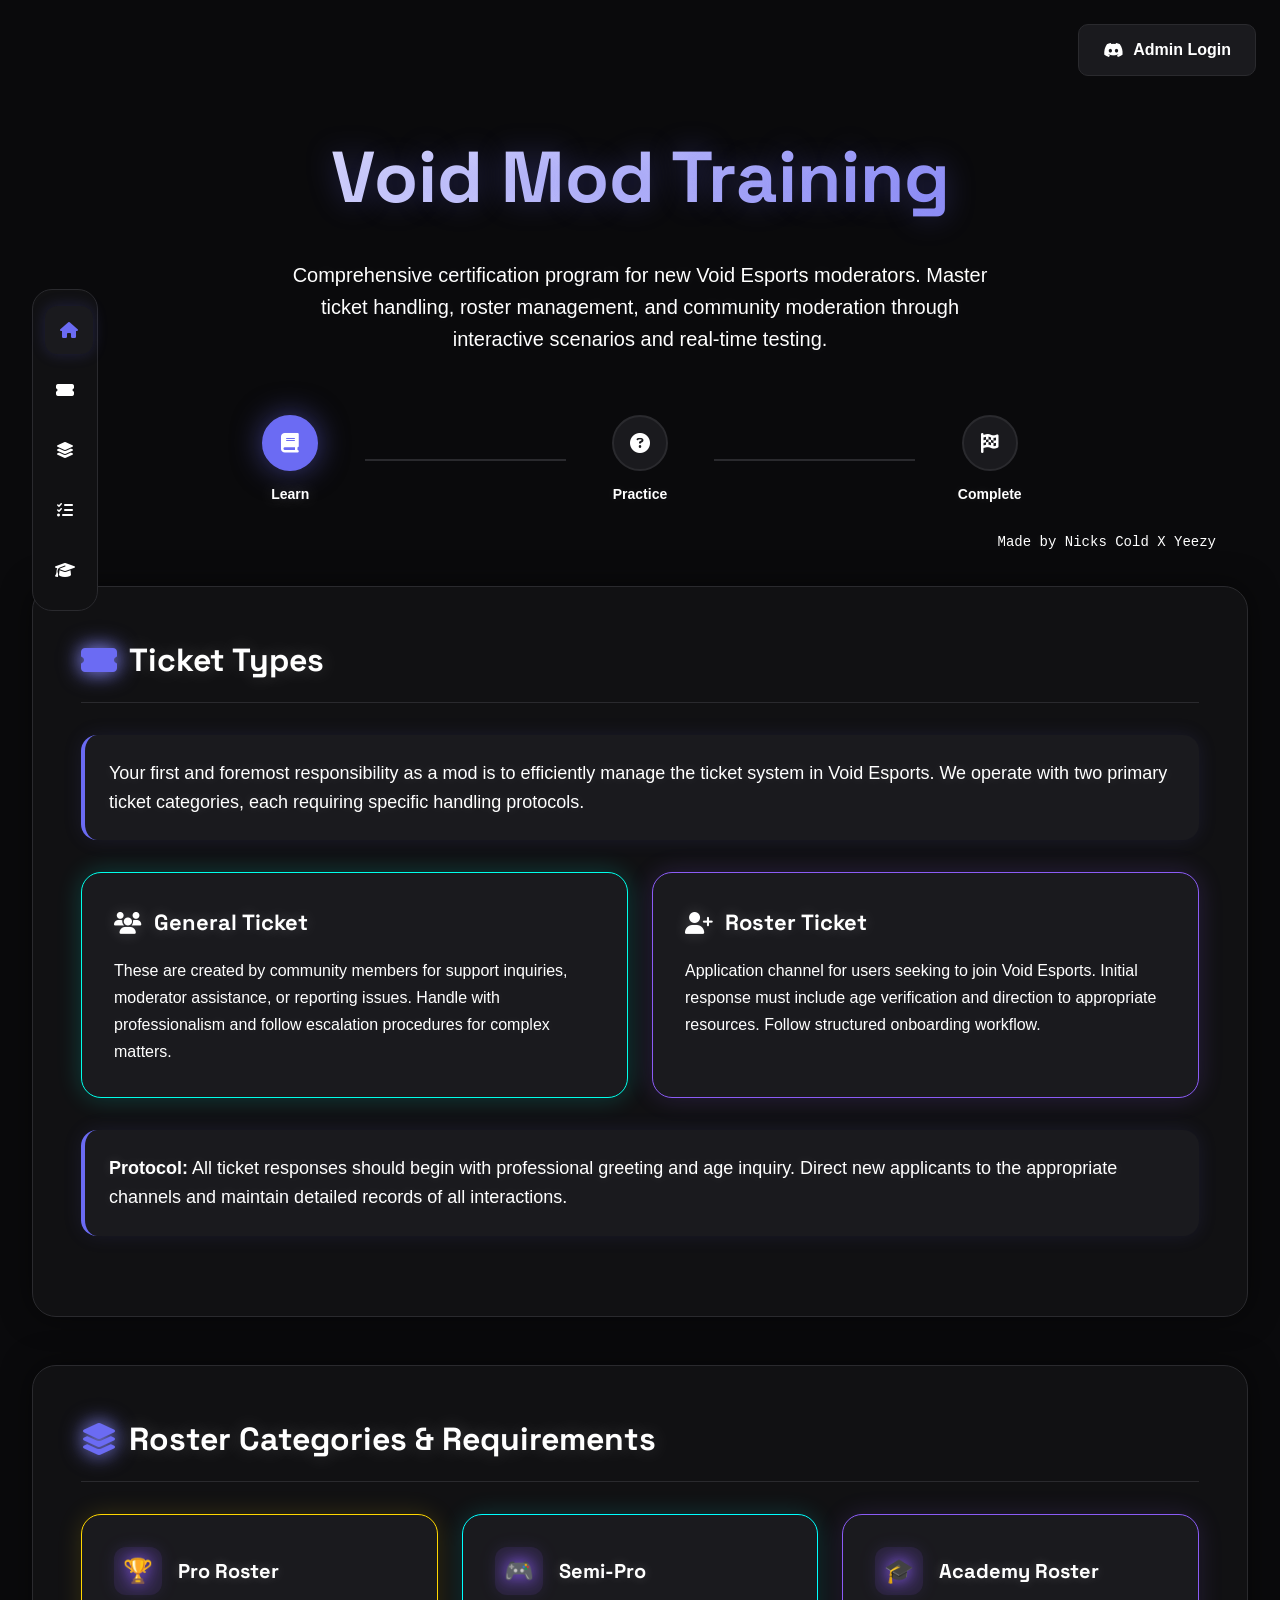
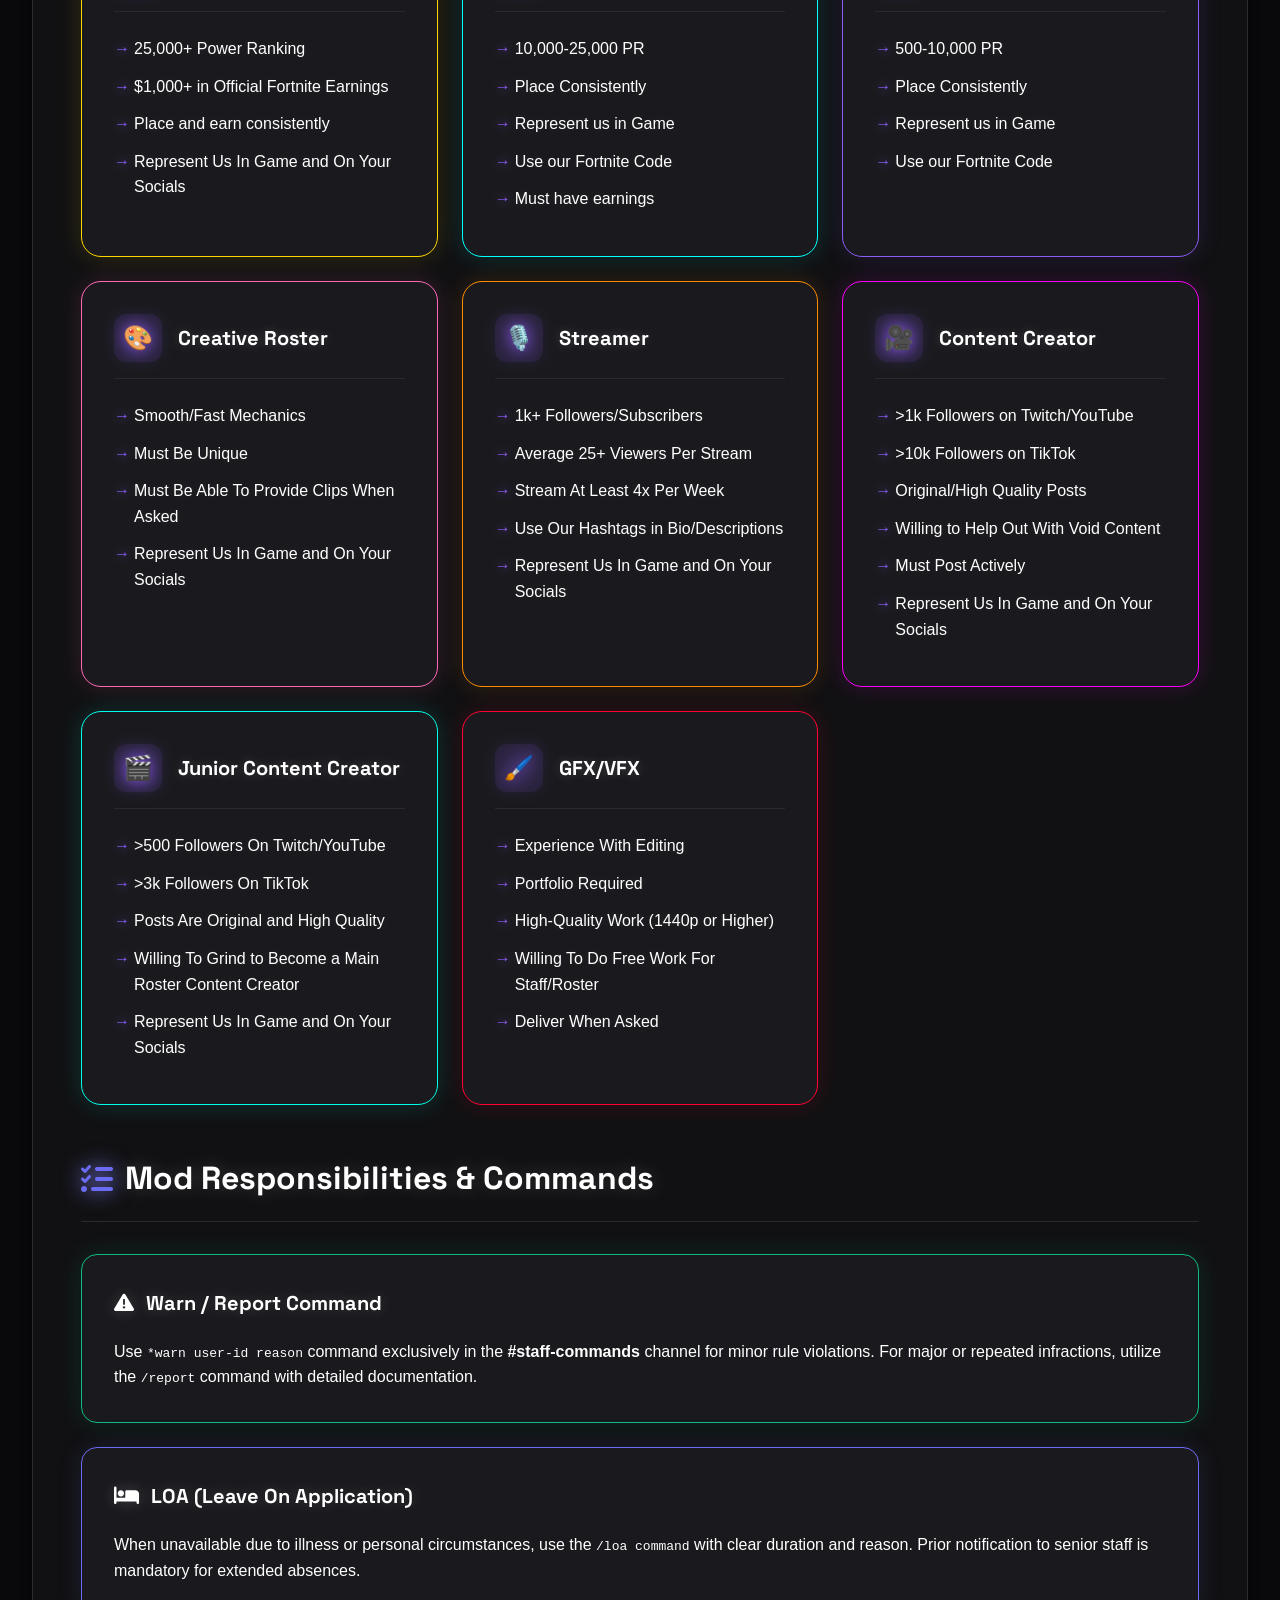
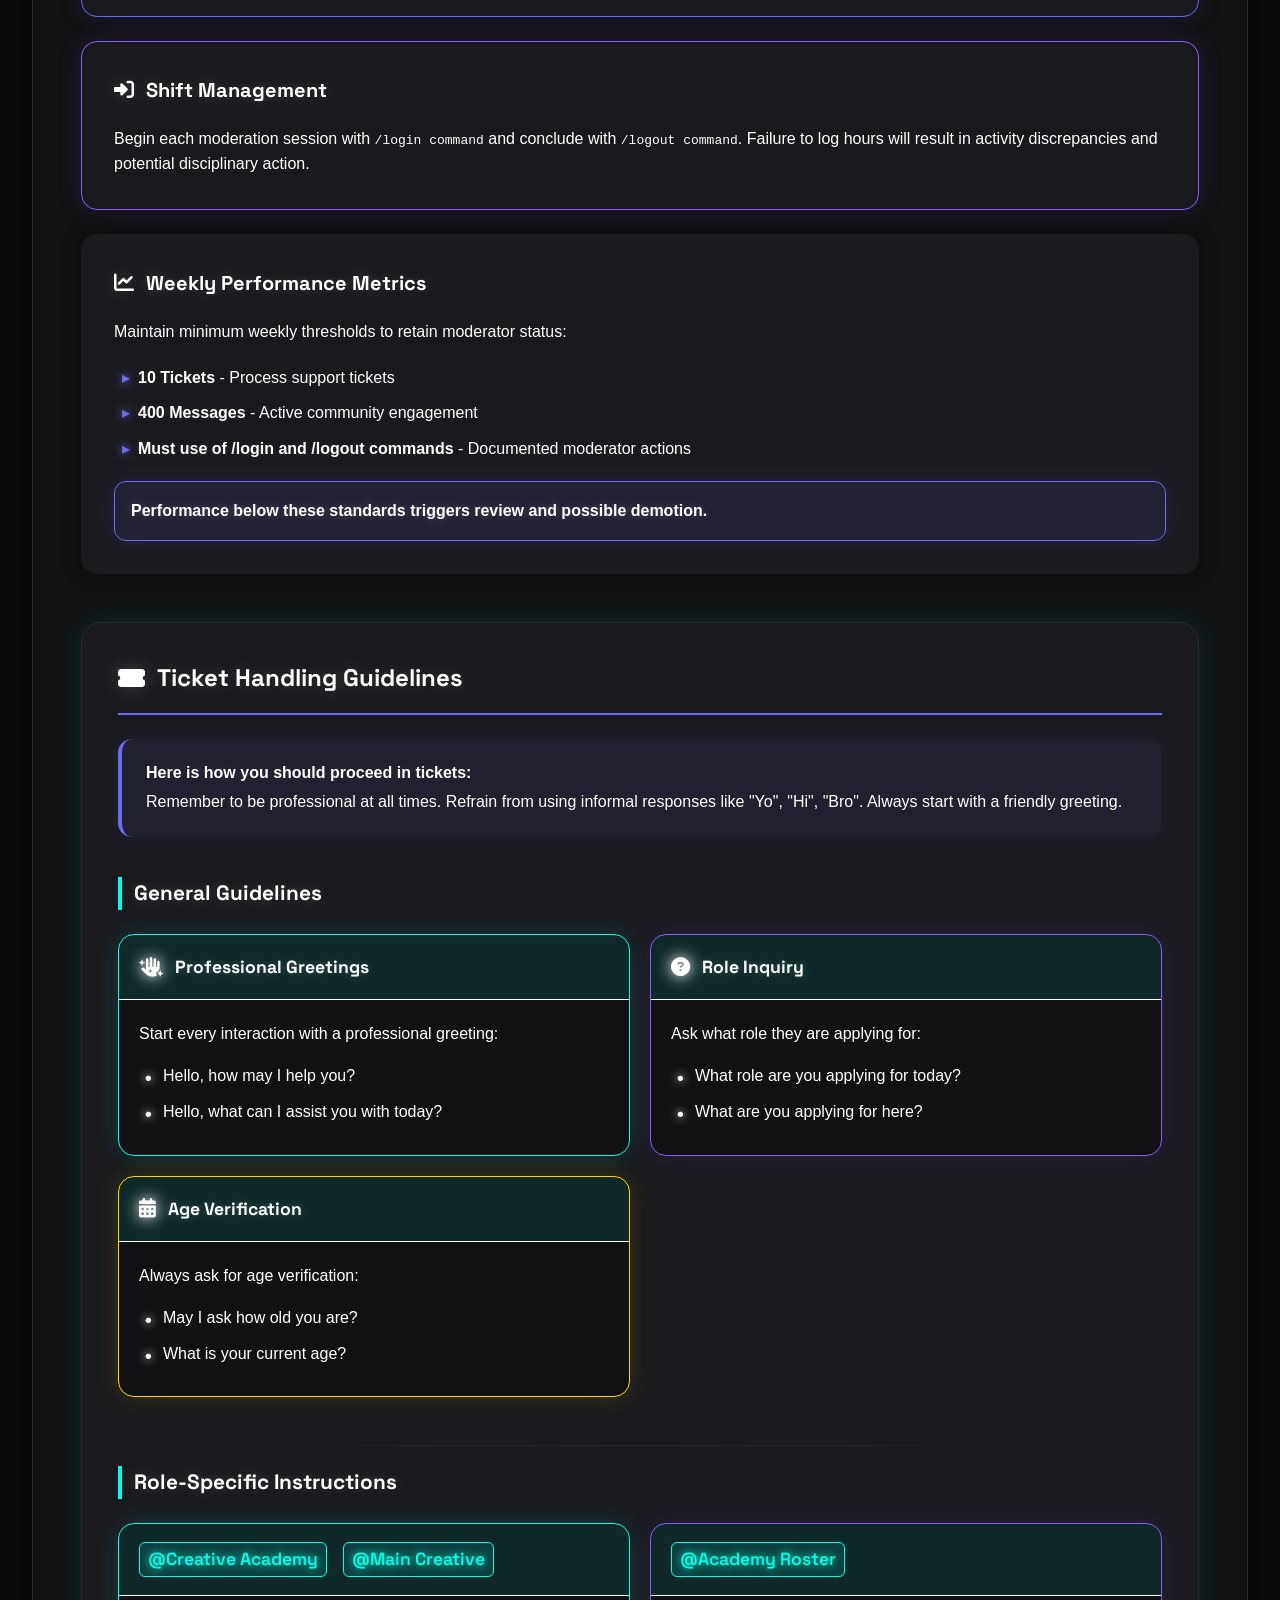
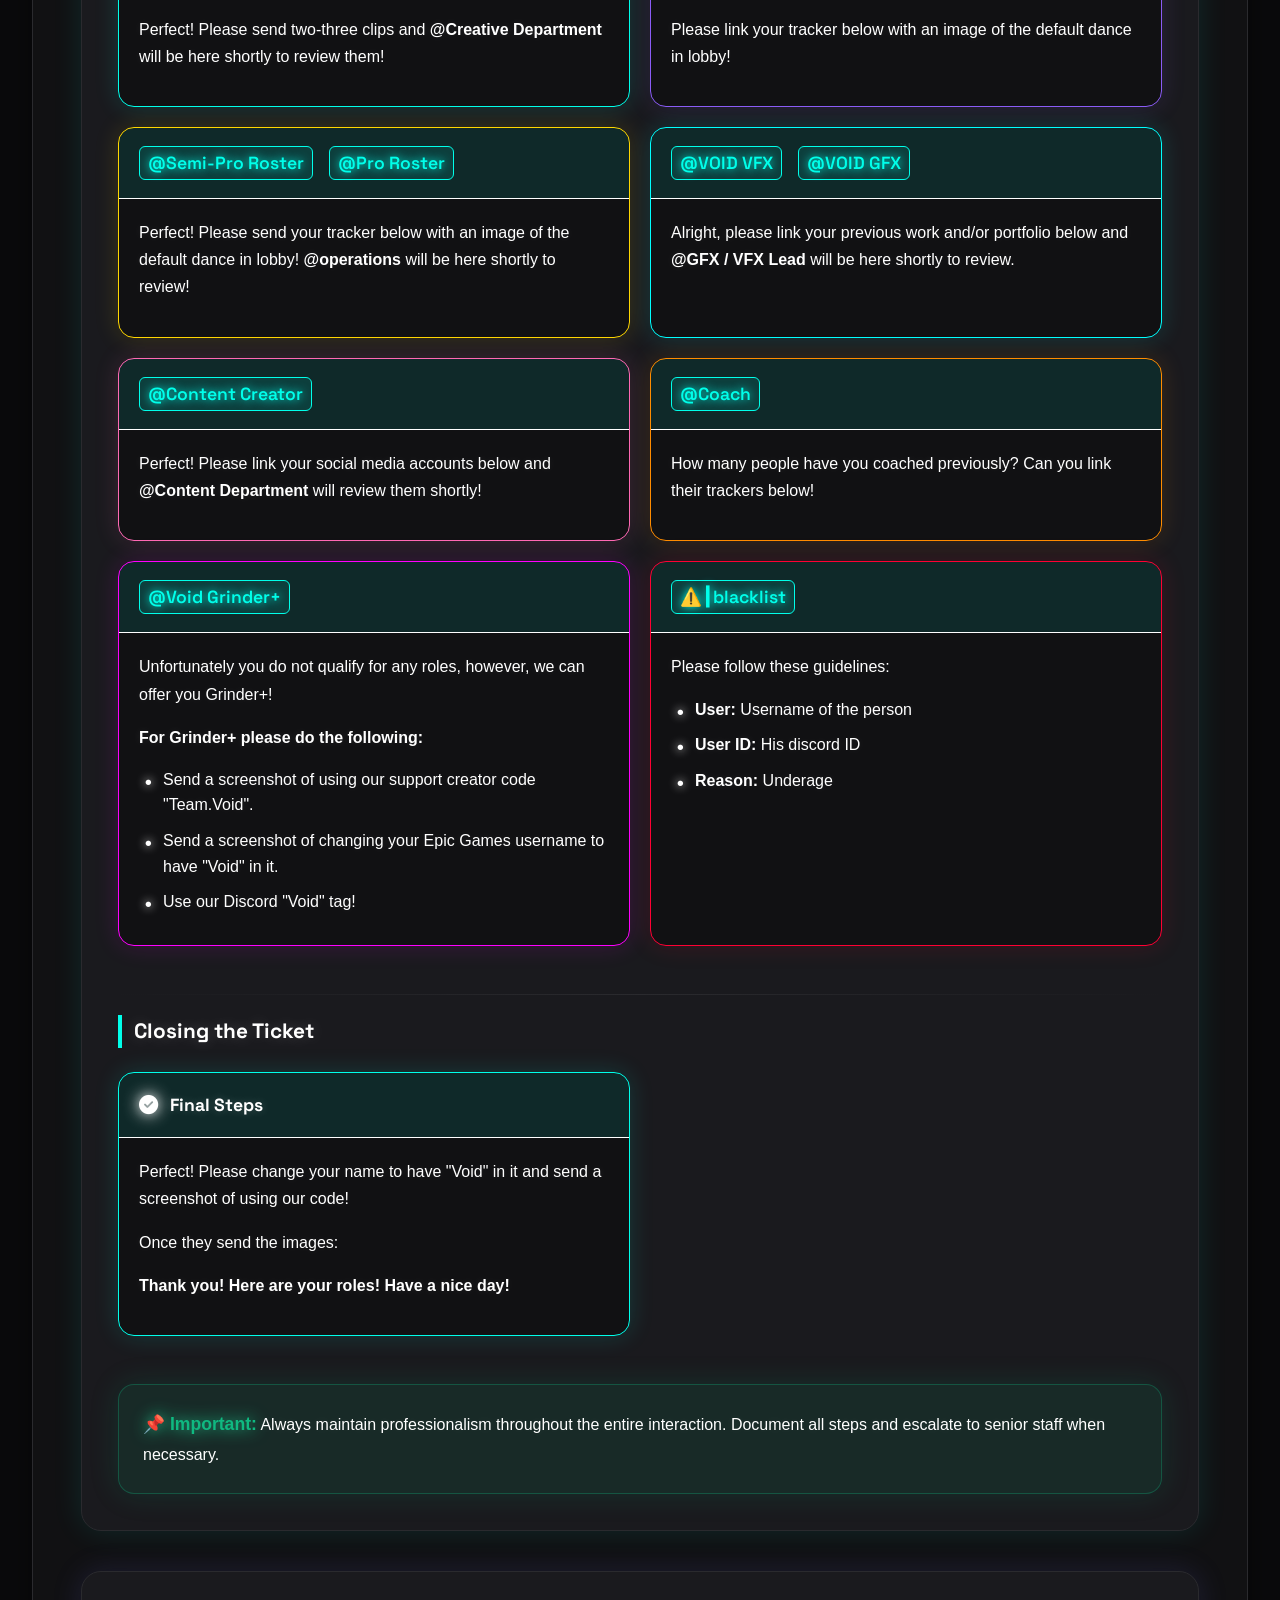
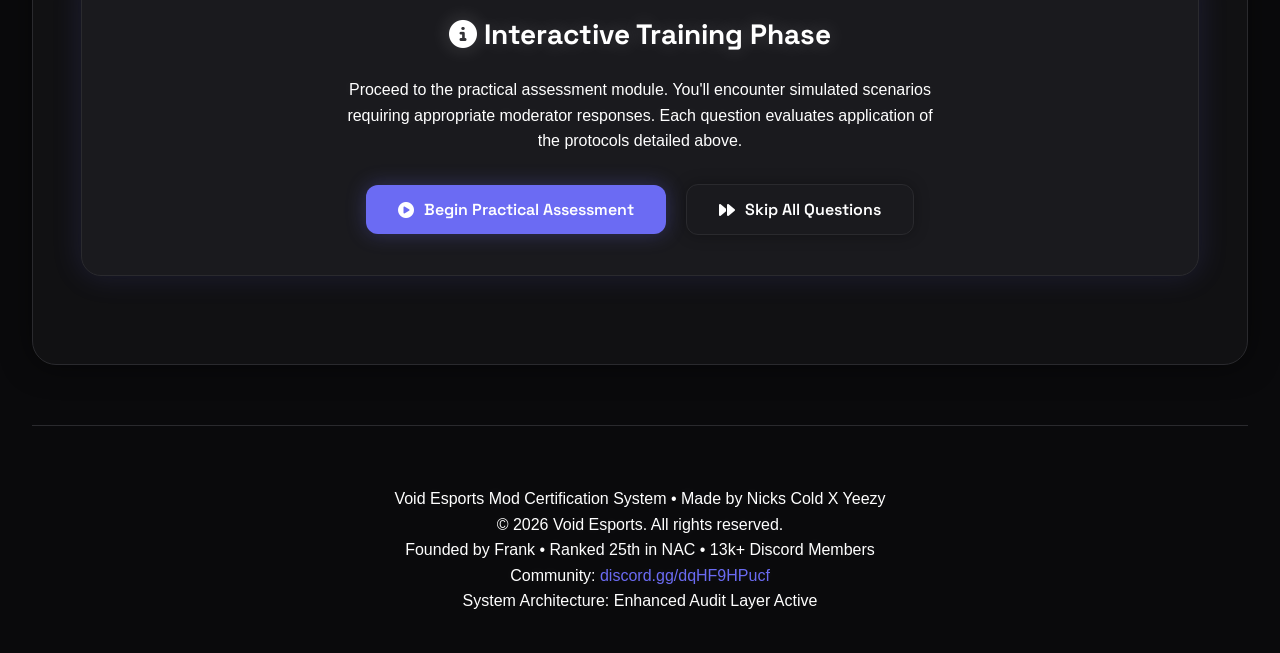
<file: index_no_discord.html>
<!DOCTYPE html>
<html lang="en">
<head>
    <meta charset="UTF-8">
    <meta name="viewport" content="width=device-width, initial-scale=1.0, maximum-scale=1.0, user-scalable=no">
    <title>VOID | Mod Training Suite v3.0</title>
    
    <!-- Premium Fonts -->
    <link href="https://api.fontshare.com/v2/css?f[]=satoshi@900,700,500,300,400&display=swap" rel="stylesheet">
    <link href="https://fonts.googleapis.com/css2?family=Space+Grotesk:wght@300;400;500;600;700&display=swap" rel="stylesheet">
    <link href="https://fonts.googleapis.com/css2?family=JetBrains+Mono:wght@100;200;300;400;500;600;700;800&display=swap" rel="stylesheet">
    
    <!-- Icons -->
    <link rel="stylesheet" href="https://cdnjs.cloudflare.com/ajax/libs/font-awesome/6.4.0/css/all.min.css">
    
    <style>
        * {
            margin: 0;
            padding: 0;
            box-sizing: border-box;
        }

        :root {
            --bg-primary: #0a0a0c;
            --bg-secondary: #111113;
            --bg-tertiary: #1a1a1e;
            --border: #2a2a2e;
            --text-primary: #ffffff;
            --text-secondary: #ffffff;
            --text-muted: #ffffff;
            --accent: #6b6bf3;
            --accent-hover: #7b7bff;
            --success: #10b981;
            --warning: #f59e0b;
            --danger: #ed4245;
            --void-blood: #ff0033;
            --void-neon: #00ffea;
            --void-purple: #8b5cf6;
            --void-gold: #ffd700;
            --void-pink: #ff69b4;
            --void-orange: #ff8c00;
            --void-cyan: #00ffff;
            --void-magenta: #ff00ff;
            
            /* Discord Mobile Colors */
            --discord-bg: #313338;
            --discord-bg-secondary: #2b2d31;
            --discord-bg-tertiary: #1e1f22;
            --discord-text: #dbdee1;
            --discord-text-muted: #949ba4;
            --discord-divider: #3c3f45;
            --discord-blurple: #5865f2;
            --discord-green: #23a55a;
            --discord-red: #f23f42;
        }

        body {
            font-family: 'Satoshi', -apple-system, BlinkMacSystemFont, sans-serif;
            background: var(--bg-primary);
            color: var(--text-secondary);
            min-height: 100vh;
            line-height: 1.6;
        }

        ::-webkit-scrollbar { width: 8px; height: 8px; }
        ::-webkit-scrollbar-track { background: var(--bg-secondary); }
        ::-webkit-scrollbar-thumb { background: var(--border); border-radius: 4px; }

        .container { max-width: 1400px; margin: 0 auto; padding: 0 32px; }

        /* Admin Button */
        #adminLoginBtn {
            position: fixed;
            top: 24px;
            right: 24px;
            background: var(--bg-tertiary);
            border: 1px solid var(--border);
            color: var(--text-primary);
            padding: 12px 24px;
            border-radius: 10px;
            text-decoration: none;
            font-weight: 600;
            z-index: 1000;
            display: flex;
            align-items: center;
            gap: 10px;
            cursor: pointer;
            transition: all 0.2s ease;
        }
        #adminLoginBtn:hover {
            border-color: var(--accent);
            transform: translateY(-2px);
            box-shadow: 0 0 20px rgba(107, 107, 243, 0.3);
        }

        /* Navigation Sidebar */
        .nav-sidebar {
            position: fixed;
            left: 32px;
            top: 50%;
            transform: translateY(-50%);
            z-index: 100;
            display: flex;
            flex-direction: column;
            gap: 12px;
            background: var(--bg-secondary);
            padding: 16px 8px;
            border-radius: 20px;
            border: 1px solid var(--border);
        }
        .nav-item {
            width: 48px;
            height: 48px;
            border-radius: 12px;
            display: flex;
            align-items: center;
            justify-content: center;
            background: transparent;
            color: var(--text-muted);
            cursor: pointer;
            transition: all 0.2s ease;
        }
        .nav-item:hover, .nav-item.active {
            background: var(--bg-tertiary);
            color: var(--accent);
            transform: translateX(4px);
            box-shadow: 0 0 15px rgba(107, 107, 243, 0.2);
        }

        /* Header */
        .header {
            padding: 120px 0 80px;
            text-align: center;
            position: relative;
        }
        .header h1 {
            font-family: 'Space Grotesk', sans-serif;
            font-size: 4.5rem;
            font-weight: 800;
            margin-bottom: 24px;
            background: linear-gradient(135deg, #fff, var(--accent));
            -webkit-background-clip: text;
            background-clip: text;
            color: transparent;
            text-shadow: 0 0 30px rgba(107, 107, 243, 0.3);
        }
        .header p {
            font-size: 1.25rem;
            max-width: 720px;
            margin: 0 auto 48px;
            color: var(--text-muted);
            text-shadow: 0 0 15px rgba(255, 255, 255, 0.1);
        }

        /* Progress Steps */
        .progress-container {
            display: flex;
            align-items: center;
            justify-content: center;
            max-width: 800px;
            margin: 60px auto 0;
            gap: 24px;
        }
        .progress-step {
            display: flex;
            flex-direction: column;
            align-items: center;
            gap: 12px;
            flex: 1;
        }
        .step-icon {
            width: 56px;
            height: 56px;
            border-radius: 50%;
            display: flex;
            align-items: center;
            justify-content: center;
            background: var(--bg-tertiary);
            border: 2px solid var(--border);
            color: var(--text-muted);
            font-size: 1.25rem;
            transition: all 0.3s ease;
        }
        .step-icon.active {
            background: var(--accent);
            border-color: var(--accent);
            color: white;
            box-shadow: 0 0 30px rgba(107, 107, 243, 0.5);
        }
        .progress-step span {
            font-size: 0.875rem;
            font-weight: 600;
            color: var(--text-muted);
            text-shadow: 0 0 10px rgba(255, 255, 255, 0.1);
        }
        .progress-step.active span {
            color: var(--text-primary);
            text-shadow: 0 0 15px rgba(255, 255, 255, 0.3);
        }
        .progress-bar {
            flex: 2;
            height: 2px;
            background: var(--border);
            position: relative;
        }
        .progress-fill {
            position: absolute;
            top: 0;
            left: 0;
            height: 100%;
            width: 0%;
            background: linear-gradient(90deg, var(--accent), var(--void-purple));
            transition: width 0.5s ease;
            box-shadow: 0 0 20px rgba(107, 107, 243, 0.5);
        }

        .made-by {
            position: absolute;
            bottom: 32px;
            right: 32px;
            font-size: 0.875rem;
            color: var(--text-muted);
            font-family: monospace;
            text-shadow: 0 0 10px rgba(255, 255, 255, 0.1);
        }

        /* Content Sections */
        .content-section {
            background: var(--bg-secondary);
            border: 1px solid var(--border);
            border-radius: 24px;
            padding: 48px;
            margin-bottom: 48px;
            box-shadow: 0 0 30px rgba(0, 0, 0, 0.5);
            transition: all 0.3s ease;
        }
        .content-section:hover {
            box-shadow: 0 0 40px rgba(107, 107, 243, 0.15);
        }
        .section-title {
            font-family: 'Space Grotesk', sans-serif;
            font-size: 2rem;
            font-weight: 700;
            margin-bottom: 32px;
            color: var(--text-primary);
            display: flex;
            align-items: center;
            gap: 12px;
            padding-bottom: 16px;
            border-bottom: 1px solid var(--border);
            text-shadow: 0 0 20px rgba(255, 255, 255, 0.2);
        }
        .section-title i {
            color: var(--accent);
            filter: drop-shadow(0 0 10px var(--accent));
        }

        /* Ticket Types - Enhanced with colored borders and glow */
        .intro-text {
            font-size: 1.125rem;
            color: var(--text-primary);
            margin-bottom: 32px;
            padding: 24px;
            background: var(--bg-tertiary);
            border-radius: 16px;
            border-left: 4px solid var(--accent);
            text-shadow: 0 0 12px rgba(255, 255, 255, 0.15);
            box-shadow: 0 0 20px rgba(107, 107, 243, 0.1);
        }
        .ticket-types {
            display: grid;
            grid-template-columns: repeat(auto-fit, minmax(350px, 1fr));
            gap: 24px;
            margin: 32px 0;
        }
        .ticket-card {
            background: var(--bg-tertiary);
            border: 1px solid transparent;
            border-radius: 20px;
            padding: 32px;
            transition: all 0.3s ease;
            position: relative;
            box-shadow: 0 0 20px rgba(0, 0, 0, 0.3);
        }
        .ticket-card:nth-child(1) {
            border-color: var(--void-neon);
            box-shadow: 0 0 25px rgba(0, 255, 234, 0.2);
        }
        .ticket-card:nth-child(2) {
            border-color: var(--void-purple);
            box-shadow: 0 0 25px rgba(139, 92, 246, 0.2);
        }
        .ticket-card:hover {
            transform: translateY(-4px);
        }
        .ticket-card:nth-child(1):hover {
            box-shadow: 0 0 35px rgba(0, 255, 234, 0.3);
        }
        .ticket-card:nth-child(2):hover {
            box-shadow: 0 0 35px rgba(139, 92, 246, 0.3);
        }
        .ticket-card h3 {
            font-family: 'Space Grotesk', sans-serif;
            font-size: 1.375rem;
            font-weight: 700;
            margin-bottom: 16px;
            color: var(--text-primary);
            display: flex;
            align-items: center;
            gap: 12px;
            text-shadow: 0 0 15px rgba(255, 255, 255, 0.2);
        }
        .ticket-card p {
            color: var(--text-primary);
            line-height: 1.7;
            text-shadow: 0 0 10px rgba(255, 255, 255, 0.1);
        }

        /* Roster Categories - Enhanced with colored borders and glow */
        .roster-categories {
            display: grid;
            grid-template-columns: repeat(auto-fit, minmax(320px, 1fr));
            gap: 24px;
            margin: 32px 0;
        }
        .roster-card {
            background: var(--bg-tertiary);
            border: 1px solid transparent;
            border-radius: 20px;
            padding: 32px;
            transition: all 0.3s ease;
            box-shadow: 0 0 20px rgba(0, 0, 0, 0.3);
        }
        /* Assign different colors to each roster card */
        .roster-card:nth-child(1) { border-color: var(--void-gold); box-shadow: 0 0 25px rgba(255, 215, 0, 0.15); }
        .roster-card:nth-child(2) { border-color: var(--void-cyan); box-shadow: 0 0 25px rgba(0, 255, 255, 0.15); }
        .roster-card:nth-child(3) { border-color: var(--void-purple); box-shadow: 0 0 25px rgba(139, 92, 246, 0.15); }
        .roster-card:nth-child(4) { border-color: var(--void-pink); box-shadow: 0 0 25px rgba(255, 105, 180, 0.15); }
        .roster-card:nth-child(5) { border-color: var(--void-orange); box-shadow: 0 0 25px rgba(255, 140, 0, 0.15); }
        .roster-card:nth-child(6) { border-color: var(--void-magenta); box-shadow: 0 0 25px rgba(255, 0, 255, 0.15); }
        .roster-card:nth-child(7) { border-color: var(--void-neon); box-shadow: 0 0 25px rgba(0, 255, 234, 0.15); }
        .roster-card:nth-child(8) { border-color: var(--void-blood); box-shadow: 0 0 25px rgba(255, 0, 51, 0.15); }
        
        .roster-card:hover {
            transform: translateY(-4px);
        }
        .roster-card:nth-child(1):hover { box-shadow: 0 0 35px rgba(255, 215, 0, 0.25); }
        .roster-card:nth-child(2):hover { box-shadow: 0 0 35px rgba(0, 255, 255, 0.25); }
        .roster-card:nth-child(3):hover { box-shadow: 0 0 35px rgba(139, 92, 246, 0.25); }
        .roster-card:nth-child(4):hover { box-shadow: 0 0 35px rgba(255, 105, 180, 0.25); }
        .roster-card:nth-child(5):hover { box-shadow: 0 0 35px rgba(255, 140, 0, 0.25); }
        .roster-card:nth-child(6):hover { box-shadow: 0 0 35px rgba(255, 0, 255, 0.25); }
        .roster-card:nth-child(7):hover { box-shadow: 0 0 35px rgba(0, 255, 234, 0.25); }
        .roster-card:nth-child(8):hover { box-shadow: 0 0 35px rgba(255, 0, 51, 0.25); }
        
        .roster-header {
            display: flex;
            align-items: center;
            gap: 16px;
            margin-bottom: 24px;
            padding-bottom: 16px;
            border-bottom: 1px solid var(--border);
        }
        .roster-icon {
            font-size: 1.5rem;
            width: 48px;
            height: 48px;
            display: flex;
            align-items: center;
            justify-content: center;
            background: rgba(139, 92, 246, 0.1);
            border-radius: 12px;
            color: var(--void-purple);
            filter: drop-shadow(0 0 8px currentColor);
        }
        .roster-title {
            font-family: 'Space Grotesk', sans-serif;
            font-size: 1.25rem;
            font-weight: 700;
            color: var(--text-primary);
            text-shadow: 0 0 12px rgba(255, 255, 255, 0.2);
        }
        .roster-requirements {
            list-style: none;
        }
        .roster-requirements li {
            color: var(--text-primary);
            margin-bottom: 12px;
            padding-left: 20px;
            position: relative;
            text-shadow: 0 0 8px rgba(255, 255, 255, 0.1);
        }
        .roster-requirements li:before {
            content: '→';
            position: absolute;
            left: 0;
            color: var(--void-purple);
            filter: drop-shadow(0 0 5px currentColor);
        }

        /* Mod Requirements - Enhanced */
        .mod-requirements {
            margin-top: 48px;
        }
        .requirement-section {
            background: var(--bg-tertiary);
            border: 1px solid transparent;
            border-radius: 16px;
            padding: 32px;
            margin-bottom: 24px;
            transition: all 0.3s ease;
            box-shadow: 0 0 20px rgba(0, 0, 0, 0.3);
        }
        .requirement-section:nth-child(1) { border-color: var(--warning); box-shadow: 0 0 25px rgba(245, 158, 11, 0.15); }
        .requirement-section:nth-child(2) { border-color: var(--success); box-shadow: 0 0 25px rgba(16, 185, 129, 0.15); }
        .requirement-section:nth-child(3) { border-color: var(--accent); box-shadow: 0 0 25px rgba(107, 107, 243, 0.15); }
        .requirement-section:nth-child(4) { border-color: var(--void-purple); box-shadow: 0 0 25px rgba(139, 92, 246, 0.15); }
        
        .requirement-section:hover {
            transform: translateY(-2px);
        }
        .requirement-section:nth-child(1):hover { box-shadow: 0 0 35px rgba(245, 158, 11, 0.25); }
        .requirement-section:nth-child(2):hover { box-shadow: 0 0 35px rgba(16, 185, 129, 0.25); }
        .requirement-section:nth-child(3):hover { box-shadow: 0 0 35px rgba(107, 107, 243, 0.25); }
        .requirement-section:nth-child(4):hover { box-shadow: 0 0 35px rgba(139, 92, 246, 0.25); }
        
        .requirement-title {
            font-family: 'Space Grotesk', sans-serif;
            font-size: 1.25rem;
            font-weight: 700;
            margin-bottom: 20px;
            color: var(--text-primary);
            display: flex;
            align-items: center;
            gap: 12px;
            text-shadow: 0 0 15px rgba(255, 255, 255, 0.2);
        }
        .requirement-content {
            color: var(--text-primary);
        }
        .requirement-list {
            list-style: none;
            margin: 20px 0;
        }
        .requirement-list li {
            margin-bottom: 10px;
            padding-left: 24px;
            position: relative;
            color: var(--text-primary);
            text-shadow: 0 0 8px rgba(255, 255, 255, 0.1);
        }
        .requirement-list li:before {
            content: '▸';
            position: absolute;
            left: 8px;
            color: var(--accent);
            filter: drop-shadow(0 0 5px var(--accent));
        }
        .weekly-requirements {
            margin-top: 20px;
            padding: 16px;
            background: rgba(107, 107, 243, 0.1);
            border-radius: 12px;
            color: var(--text-primary);
            font-weight: 600;
            border: 1px solid var(--accent);
            text-shadow: 0 0 10px rgba(255, 255, 255, 0.2);
            box-shadow: 0 0 20px rgba(107, 107, 243, 0.2);
        }

        /* Ticket Handling Guidelines - Enhanced */
        .ticket-handling-section {
            margin-top: 48px;
            background: var(--bg-tertiary);
            border: 1px solid var(--border);
            border-radius: 20px;
            padding: 36px;
            box-shadow: 0 0 30px rgba(0, 255, 234, 0.1);
        }
        
        .ticket-handling-section h3 {
            font-family: 'Space Grotesk', sans-serif;
            font-size: 1.5rem;
            font-weight: 700;
            color: var(--text-primary);
            margin-bottom: 24px;
            display: flex;
            align-items: center;
            gap: 12px;
            padding-bottom: 16px;
            border-bottom: 2px solid var(--accent);
            text-shadow: 0 0 20px rgba(255, 255, 255, 0.2);
        }
        
        .handling-intro {
            margin-bottom: 40px;
            padding: 20px 24px;
            background: rgba(107, 107, 243, 0.08);
            border-radius: 14px;
            border-left: 4px solid var(--accent);
            line-height: 1.8;
            color: var(--text-primary);
            text-shadow: 0 0 12px rgba(255, 255, 255, 0.1);
            box-shadow: 0 0 20px rgba(107, 107, 243, 0.1);
        }
        
        .handling-category {
            margin-bottom: 48px;
        }
        
        .handling-category h4 {
            font-family: 'Space Grotesk', sans-serif;
            font-size: 1.3rem;
            font-weight: 700;
            color: var(--text-primary);
            margin-bottom: 24px;
            padding-left: 12px;
            border-left: 4px solid var(--void-neon);
            text-shadow: 0 0 15px rgba(255, 255, 255, 0.2);
        }
        
        .handling-cards-grid {
            display: grid;
            grid-template-columns: repeat(auto-fill, minmax(380px, 1fr));
            gap: 20px;
        }
        
        .handling-card {
            background: var(--bg-secondary);
            border: 1px solid transparent;
            border-radius: 16px;
            overflow: hidden;
            transition: all 0.25s ease;
            box-shadow: 0 0 20px rgba(0, 0, 0, 0.3);
        }
        
        /* Assign different colors to handling cards */
        .handling-card:nth-child(1) { border-color: var(--void-neon); box-shadow: 0 0 25px rgba(0, 255, 234, 0.15); }
        .handling-card:nth-child(2) { border-color: var(--void-purple); box-shadow: 0 0 25px rgba(139, 92, 246, 0.15); }
        .handling-card:nth-child(3) { border-color: var(--void-gold); box-shadow: 0 0 25px rgba(255, 215, 0, 0.15); }
        .handling-card:nth-child(4) { border-color: var(--void-cyan); box-shadow: 0 0 25px rgba(0, 255, 255, 0.15); }
        .handling-card:nth-child(5) { border-color: var(--void-pink); box-shadow: 0 0 25px rgba(255, 105, 180, 0.15); }
        .handling-card:nth-child(6) { border-color: var(--void-orange); box-shadow: 0 0 25px rgba(255, 140, 0, 0.15); }
        .handling-card:nth-child(7) { border-color: var(--void-magenta); box-shadow: 0 0 25px rgba(255, 0, 255, 0.15); }
        .handling-card:nth-child(8) { border-color: var(--void-blood); box-shadow: 0 0 25px rgba(255, 0, 51, 0.15); }
        
        .handling-card:hover {
            transform: translateY(-4px);
        }
        .handling-card:nth-child(1):hover { box-shadow: 0 0 35px rgba(0, 255, 234, 0.25); }
        .handling-card:nth-child(2):hover { box-shadow: 0 0 35px rgba(139, 92, 246, 0.25); }
        .handling-card:nth-child(3):hover { box-shadow: 0 0 35px rgba(255, 215, 0, 0.25); }
        .handling-card:nth-child(4):hover { box-shadow: 0 0 35px rgba(0, 255, 255, 0.25); }
        .handling-card:nth-child(5):hover { box-shadow: 0 0 35px rgba(255, 105, 180, 0.25); }
        .handling-card:nth-child(6):hover { box-shadow: 0 0 35px rgba(255, 140, 0, 0.25); }
        .handling-card:nth-child(7):hover { box-shadow: 0 0 35px rgba(255, 0, 255, 0.25); }
        .handling-card:nth-child(8):hover { box-shadow: 0 0 35px rgba(255, 0, 51, 0.25); }
        
        .handling-card-header {
            background: rgba(0, 255, 234, 0.1);
            padding: 18px 20px;
            border-bottom: 1px solid currentColor;
            font-family: 'Space Grotesk', sans-serif;
            font-weight: 700;
            font-size: 1.1rem;
            color: var(--text-primary);
            display: flex;
            align-items: center;
            gap: 12px;
            text-shadow: 0 0 10px rgba(255, 255, 255, 0.2);
        }
        
        .handling-card-header i {
            color: currentColor;
            font-size: 1.2rem;
            filter: drop-shadow(0 0 8px currentColor);
        }
        
        .handling-card-content {
            padding: 20px;
        }
        
        .handling-card-content p {
            color: var(--text-primary);
            line-height: 1.7;
            margin-bottom: 16px;
            font-size: 1rem;
            text-shadow: 0 0 8px rgba(255, 255, 255, 0.1);
        }
        
        .handling-card-content ul {
            list-style: none;
            margin-top: 12px;
        }
        
        .handling-card-content ul li {
            color: var(--text-primary);
            margin-bottom: 10px;
            padding-left: 24px;
            position: relative;
            line-height: 1.6;
            text-shadow: 0 0 8px rgba(255, 255, 255, 0.1);
        }
        
        .handling-card-content ul li:before {
            content: '•';
            position: absolute;
            left: 6px;
            color: currentColor;
            font-weight: bold;
            font-size: 1.2rem;
            filter: drop-shadow(0 0 5px currentColor);
        }
        
        .highlight-role {
            color: var(--void-neon);
            font-weight: 600;
            background: rgba(0, 255, 234, 0.1);
            padding: 2px 8px;
            border-radius: 6px;
            display: inline-block;
            margin-right: 4px;
            text-shadow: 0 0 10px currentColor;
            border: 1px solid currentColor;
        }
        
        .handling-divider {
            margin: 40px 0 20px;
            border: 0;
            height: 1px;
            background: linear-gradient(90deg, transparent, var(--border), transparent);
        }
        
        .handling-note {
            margin-top: 40px;
            padding: 24px;
            background: rgba(16, 185, 129, 0.1);
            border: 1px solid rgba(16, 185, 129, 0.3);
            border-radius: 16px;
            color: var(--text-primary);
            line-height: 1.8;
            text-shadow: 0 0 12px rgba(255, 255, 255, 0.1);
            box-shadow: 0 0 30px rgba(16, 185, 129, 0.15);
        }
        
        .handling-note strong {
            color: var(--success);
            font-size: 1.1rem;
            filter: drop-shadow(0 0 8px currentColor);
        }

        /* Quiz Instructions - Enhanced */
        .quiz-instructions {
            background: var(--bg-tertiary);
            border: 1px solid var(--border);
            border-radius: 20px;
            padding: 40px;
            margin: 40px 0;
            text-align: center;
            box-shadow: 0 0 30px rgba(107, 107, 243, 0.15);
        }
        .quiz-instructions h3 {
            font-family: 'Space Grotesk', sans-serif;
            font-size: 1.75rem;
            font-weight: 700;
            margin-bottom: 20px;
            color: var(--text-primary);
            text-shadow: 0 0 20px rgba(255, 255, 255, 0.2);
        }
        .quiz-instructions p {
            color: var(--text-primary);
            max-width: 600px;
            margin: 0 auto 30px;
            text-shadow: 0 0 12px rgba(255, 255, 255, 0.1);
        }

        /* Buttons - Enhanced */
        .btn {
            padding: 14px 32px;
            border-radius: 12px;
            font-weight: 600;
            font-size: 1rem;
            cursor: pointer;
            border: none;
            display: inline-flex;
            align-items: center;
            gap: 10px;
            font-family: 'Space Grotesk', sans-serif;
            transition: all 0.2s ease;
        }
        .btn-primary {
            background: var(--accent);
            color: white;
            box-shadow: 0 0 20px rgba(107, 107, 243, 0.3);
        }
        .btn-primary:hover {
            background: var(--accent-hover);
            transform: translateY(-2px);
            box-shadow: 0 0 30px rgba(107, 107, 243, 0.5);
        }
        .btn-secondary {
            background: var(--bg-tertiary);
            border: 1px solid var(--border);
            color: var(--text-primary);
            box-shadow: 0 0 15px rgba(0, 0, 0, 0.3);
        }
        .btn-secondary:hover {
            border-color: var(--accent);
            box-shadow: 0 0 25px rgba(107, 107, 243, 0.2);
        }
        .btn-test {
            background: transparent;
            border: 2px solid var(--accent);
            color: var(--accent);
            text-shadow: 0 0 10px currentColor;
            box-shadow: 0 0 20px rgba(107, 107, 243, 0.2);
        }
        .btn-test:hover {
            background: rgba(107, 107, 243, 0.1);
            transform: translateY(-2px);
            box-shadow: 0 0 30px rgba(107, 107, 243, 0.4);
        }

        /* Training Quiz - Enhanced */
        .training-quiz {
            margin: 48px 0;
        }
        .question-card {
            background: var(--bg-tertiary);
            border: 1px solid var(--border);
            border-radius: 24px;
            padding: 40px;
            margin-bottom: 30px;
            display: none;
            box-shadow: 0 0 30px rgba(107, 107, 243, 0.1);
        }
        .question-card.active {
            display: block;
        }
        .question-header {
            display: flex;
            justify-content: space-between;
            align-items: center;
            margin-bottom: 30px;
            padding-bottom: 20px;
            border-bottom: 1px solid var(--border);
        }
        .question-title {
            font-family: 'Space Grotesk', sans-serif;
            font-size: 1.5rem;
            font-weight: 700;
            color: var(--text-primary);
            text-shadow: 0 0 15px rgba(255, 255, 255, 0.2);
        }
        .question-number {
            color: var(--text-primary);
            font-size: 0.875rem;
            padding: 6px 12px;
            background: var(--bg-secondary);
            border-radius: 20px;
            text-shadow: 0 0 8px rgba(255, 255, 255, 0.1);
        }
        .question-description {
            background: var(--bg-secondary);
            border-radius: 16px;
            padding: 24px;
            margin-bottom: 30px;
            color: var(--text-primary);
            border-left: 4px solid var(--accent);
            text-shadow: 0 0 12px rgba(255, 255, 255, 0.1);
            box-shadow: 0 0 20px rgba(107, 107, 243, 0.1);
        }
        .answer-box {
            width: 100%;
            min-height: 150px;
            padding: 20px;
            background: var(--bg-secondary);
            border: 1px solid var(--border);
            border-radius: 16px;
            color: var(--text-primary);
            font-family: inherit;
            font-size: 1rem;
            margin-bottom: 30px;
            transition: all 0.2s ease;
        }
        .answer-box:focus {
            border-color: var(--accent);
            box-shadow: 0 0 30px rgba(107, 107, 243, 0.2);
            outline: none;
        }
        .quiz-buttons {
            display: flex;
            gap: 16px;
            justify-content: space-between;
        }

        /* Answer Feedback - Enhanced */
        .answer-feedback {
            margin-top: 30px;
            padding: 30px;
            background: var(--bg-secondary);
            border: 1px solid var(--border);
            border-radius: 16px;
            display: none;
            box-shadow: 0 0 30px rgba(107, 107, 243, 0.15);
        }
        .answer-feedback.show {
            display: block;
        }
        .feedback-title {
            font-family: 'Space Grotesk', sans-serif;
            font-size: 1.25rem;
            font-weight: 700;
            margin-bottom: 20px;
            color: var(--accent);
            text-shadow: 0 0 15px currentColor;
        }
        .correct-answer {
            color: var(--text-primary);
        }
        .correction-note {
            color: var(--text-primary);
            margin-top: 16px;
            padding-top: 16px;
            border-top: 1px solid var(--border);
        }

        /* Skip All */
        .skip-all-container {
            text-align: center;
            margin: 30px 0 50px;
            padding: 30px;
            background: var(--bg-tertiary);
            border: 1px solid var(--border);
            border-radius: 16px;
            box-shadow: 0 0 30px rgba(0, 0, 0, 0.3);
        }

        /* Completion Screen - Enhanced */
        .completion-screen {
            text-align: center;
            padding: 80px 0;
            display: none;
        }
        .completion-screen.active {
            display: block;
        }
        .completion-icon {
            font-size: 80px;
            color: var(--success);
            margin-bottom: 30px;
            filter: drop-shadow(0 0 20px currentColor);
        }
        .completion-title {
            font-family: 'Space Grotesk', sans-serif;
            font-size: 3rem;
            font-weight: 800;
            margin-bottom: 20px;
            color: var(--text-primary);
            text-shadow: 0 0 30px rgba(255, 255, 255, 0.2);
        }
        .completion-message p {
            color: var(--text-primary);
            text-shadow: 0 0 12px rgba(255, 255, 255, 0.1);
        }
        .completion-buttons {
            display: flex;
            gap: 20px;
            justify-content: center;
        }

        /* Footer - Enhanced */
        .footer {
            text-align: center;
            padding: 60px 0 40px;
            margin-top: 60px;
            border-top: 1px solid var(--border);
            color: var(--text-primary);
            text-shadow: 0 0 12px rgba(255, 255, 255, 0.1);
        }
        .footer a {
            color: var(--accent);
            text-decoration: none;
            transition: all 0.2s ease;
        }
        .footer a:hover {
            text-shadow: 0 0 15px currentColor;
        }

        /* ===== DESKTOP DISCORD TEST INTERFACE - COMPLETE 1:1 REPLICA ===== */
        .test-page {
            display: none;
            position: fixed;
            top: 0;
            left: 0;
            width: 100%;
            height: 100%;
            background: #313338;
            z-index: 10000;
            overflow: hidden;
            font-family: -apple-system, BlinkMacSystemFont, 'Segoe UI', Roboto, Helvetica, Arial, sans-serif;
        }

        .test-page.active {
            display: block;
        }

        /* Discord Color Variables */
        .test-page {
            --discord-bg-primary: #313338;
            --discord-bg-secondary: #2b2d31;
            --discord-bg-tertiary: #1e1f22;
            --discord-text-normal: #dbdee1;
            --discord-text-muted: #949ba4;
            --discord-text-link: #00a8fc;
            --discord-divider: #3c3f45;
            --discord-channel-hover: #3c3f45;
            --discord-channel-selected: #404249;
            --discord-blurple: #5865f2;
            --discord-green: #23a55a;
            --discord-red: #f23f42;
            --discord-online: #23a55a;
        }

        /* Discord Layout */
        .discord-app {
            display: flex;
            height: 100%;
            width: 100%;
            overflow: hidden;
        }

        /* Server Bar */
        .discord-servers {
            width: 72px;
            background: var(--discord-bg-tertiary);
            display: flex;
            flex-direction: column;
            align-items: center;
            padding: 12px 0;
            gap: 8px;
            overflow-y: auto;
            flex-shrink: 0;
            height: 100%;
        }

        .discord-server-icon {
            width: 48px;
            height: 48px;
            border-radius: 50%;
            background: var(--discord-bg-secondary);
            display: flex;
            align-items: center;
            justify-content: center;
            color: var(--discord-text-muted);
            font-size: 1.25rem;
            font-weight: 600;
            cursor: pointer;
            transition: border-radius 0.2s ease;
            position: relative;
            flex-shrink: 0;
        }

        .discord-server-icon:hover {
            border-radius: 16px;
            background: var(--discord-channel-hover);
            color: var(--discord-text-normal);
        }

        .discord-server-icon.active {
            border-radius: 16px;
            background: var(--discord-blurple);
            color: white;
        }

        .discord-server-icon.active::before {
            content: '';
            position: absolute;
            left: -12px;
            top: 50%;
            transform: translateY(-50%);
            width: 4px;
            height: 20px;
            background: white;
            border-radius: 0 4px 4px 0;
        }

        .discord-server-divider {
            width: 32px;
            height: 2px;
            background: var(--discord-divider);
            margin: 4px 0;
        }

        /* Channels Sidebar */
        .discord-channels {
            width: 240px;
            background: var(--discord-bg-secondary);
            display: flex;
            flex-direction: column;
            flex-shrink: 0;
            height: 100%;
            border-right: 1px solid var(--discord-divider);
        }

        .discord-guild-header {
            height: 48px;
            padding: 0 16px;
            display: flex;
            align-items: center;
            background: var(--discord-bg-secondary);
            border-bottom: 1px solid var(--discord-divider);
            cursor: pointer;
            font-weight: 600;
            color: var(--discord-text-normal);
        }

        .discord-guild-header i {
            margin-left: auto;
            color: var(--discord-text-muted);
            font-size: 0.875rem;
        }

        .discord-channels-scroll {
            flex: 1;
            overflow-y: auto;
            padding: 16px 8px;
        }

        .discord-category {
            margin-bottom: 16px;
        }

        .discord-category-header {
            padding: 8px 8px;
            display: flex;
            align-items: center;
            justify-content: space-between;
            color: var(--discord-text-muted);
            font-size: 0.75rem;
            font-weight: 600;
            text-transform: uppercase;
            letter-spacing: 0.02em;
        }

        .discord-channel {
            padding: 6px 8px;
            margin: 1px 0;
            border-radius: 4px;
            display: flex;
            align-items: center;
            gap: 6px;
            color: var(--discord-text-muted);
            cursor: pointer;
            font-size: 0.9375rem;
        }

        .discord-channel:hover {
            background: var(--discord-channel-hover);
            color: var(--discord-text-normal);
        }

        .discord-channel.active {
            background: var(--discord-channel-selected);
            color: var(--discord-text-normal);
        }

        .discord-channel i {
            width: 20px;
            text-align: center;
            font-size: 1rem;
        }

        .discord-channel-name {
            flex: 1;
            white-space: nowrap;
            overflow: hidden;
            text-overflow: ellipsis;
        }

        .discord-channel-unread {
            width: 8px;
            height: 8px;
            border-radius: 50%;
            background: var(--discord-text-normal);
        }

        /* User Panel */
        .discord-user-panel {
            height: 52px;
            background: var(--discord-bg-tertiary);
            display: flex;
            align-items: center;
            padding: 0 8px;
            gap: 8px;
            margin-top: auto;
            border-top: 1px solid var(--discord-divider);
        }

        .discord-avatar-wrapper {
            position: relative;
        }

        .discord-avatar {
            width: 32px;
            height: 32px;
            border-radius: 50%;
            background: var(--discord-blurple);
            display: flex;
            align-items: center;
            justify-content: center;
            font-weight: 600;
            color: white;
            font-size: 0.875rem;
        }

        .discord-status {
            position: absolute;
            bottom: -2px;
            right: -2px;
            width: 12px;
            height: 12px;
            border-radius: 50%;
            border: 2px solid var(--discord-bg-tertiary);
            background: var(--discord-online);
        }

        .discord-user-info {
            flex: 1;
            min-width: 0;
        }

        .discord-user-name {
            font-weight: 600;
            font-size: 0.875rem;
            color: var(--discord-text-normal);
            white-space: nowrap;
            overflow: hidden;
            text-overflow: ellipsis;
        }

        .discord-user-tag {
            font-size: 0.6875rem;
            color: var(--discord-text-muted);
        }

        .discord-user-controls {
            display: flex;
            gap: 2px;
        }

        .discord-control-btn {
            width: 32px;
            height: 32px;
            border-radius: 4px;
            display: flex;
            align-items: center;
            justify-content: center;
            color: var(--discord-text-muted);
            cursor: pointer;
        }

        .discord-control-btn:hover {
            background: var(--discord-channel-hover);
            color: var(--discord-text-normal);
        }

        /* Main Chat Area */
        .discord-chat {
            flex: 1;
            display: flex;
            flex-direction: column;
            background: var(--discord-bg-primary);
            min-width: 0;
            height: 100%;
        }

        .discord-chat-header {
            height: 48px;
            background: var(--discord-bg-primary);
            border-bottom: 1px solid var(--discord-divider);
            padding: 0 16px;
            display: flex;
            align-items: center;
            gap: 8px;
            flex-shrink: 0;
        }

        .discord-chat-header i {
            color: var(--discord-text-muted);
            font-size: 1.25rem;
        }

        .discord-chat-title {
            font-weight: 600;
            color: var(--discord-text-normal);
            font-size: 0.9375rem;
        }

        .discord-chat-topic {
            color: var(--discord-text-muted);
            font-size: 0.875rem;
            margin-left: 8px;
            padding-left: 8px;
            border-left: 1px solid var(--discord-divider);
        }

        .discord-chat-header-actions {
            margin-left: auto;
            display: flex;
            gap: 4px;
        }

        .discord-header-btn {
            width: 32px;
            height: 32px;
            border-radius: 4px;
            display: flex;
            align-items: center;
            justify-content: center;
            color: var(--discord-text-muted);
            cursor: pointer;
        }

        .discord-header-btn:hover {
            background: var(--discord-channel-hover);
            color: var(--discord-text-normal);
        }

        /* Messages Container - FIXED SPACING */
        .discord-messages {
            flex: 1;
            overflow-y: auto;
            padding: 24px 16px;
            display: flex;
            flex-direction: column;
            gap: 16px;
        }

        .discord-message-group {
            display: flex;
            gap: 16px;
            padding: 8px 0;
            position: relative;
            margin-bottom: 8px;
            border-bottom: 1px solid transparent;
        }

        .discord-message-group:hover {
            background: rgba(255, 255, 255, 0.02);
        }

        .discord-message-avatar {
            width: 40px;
            height: 40px;
            border-radius: 50%;
            display: flex;
            align-items: center;
            justify-content: center;
            font-weight: 600;
            color: white;
            flex-shrink: 0;
        }

        .discord-message-content {
            flex: 1;
            min-width: 0;
        }

        .discord-message-header {
            display: flex;
            align-items: baseline;
            gap: 8px;
            margin-bottom: 8px;
            flex-wrap: wrap;
        }

        .discord-message-author {
            font-weight: 600;
            color: var(--discord-text-normal);
            font-size: 1rem;
        }

        .discord-message-badge {
            background: var(--discord-blurple);
            color: white;
            font-size: 0.6875rem;
            font-weight: 600;
            padding: 3px 8px;
            border-radius: 4px;
            text-transform: uppercase;
        }

        .discord-message-timestamp {
            color: var(--discord-text-muted);
            font-size: 0.75rem;
        }

        .discord-message-text {
            color: var(--discord-text-normal);
            font-size: 1rem;
            line-height: 1.5;
            word-wrap: break-word;
            white-space: pre-wrap;
            margin-top: 4px;
        }

        /* Typing Indicator */
        .discord-typing {
            padding: 12px 16px;
            display: flex;
            align-items: center;
            gap: 8px;
            color: var(--discord-text-muted);
            font-size: 0.875rem;
            border-top: 1px solid var(--discord-divider);
        }

        .discord-typing-dots {
            display: flex;
            gap: 4px;
        }

        .discord-typing-dot {
            width: 8px;
            height: 8px;
            border-radius: 50%;
            background: var(--discord-text-muted);
            animation: discordTyping 1.4s infinite ease-in-out;
        }

        .discord-typing-dot:nth-child(1) { animation-delay: -0.32s; }
        .discord-typing-dot:nth-child(2) { animation-delay: -0.16s; }
        .discord-typing-dot:nth-child(3) { animation-delay: 0; }

        @keyframes discordTyping {
            0%, 60%, 100% { transform: translateY(0); }
            30% { transform: translateY(-4px); }
        }

        /* Message Input */
        .discord-input-area {
            padding: 16px 16px 20px 16px;
            background: var(--discord-bg-primary);
            border-top: 1px solid var(--discord-divider);
        }

        .discord-input-container {
            background: var(--discord-bg-tertiary);
            border-radius: 8px;
            display: flex;
            align-items: flex-end;
            padding: 0 12px;
        }

        .discord-input {
            flex: 1;
            background: transparent;
            border: none;
            color: var(--discord-text-normal);
            font-family: inherit;
            font-size: 0.9375rem;
            padding: 12px 0;
            resize: none;
            min-height: 44px;
            max-height: 144px;
        }

        .discord-input:focus {
            outline: none;
        }

        .discord-input::placeholder {
            color: var(--discord-text-muted);
        }

        .discord-send-btn {
            padding: 12px 16px;
            background: transparent;
            border: none;
            color: var(--discord-text-muted);
            font-weight: 600;
            cursor: pointer;
            display: flex;
            align-items: center;
            gap: 8px;
        }

        .discord-send-btn:not(:disabled) {
            color: var(--discord-text-link);
        }

        .discord-send-btn:not(:disabled):hover {
            color: var(--discord-blurple);
        }

        .discord-send-btn:disabled {
            opacity: 0.5;
            cursor: not-allowed;
        }

        /* Members Sidebar */
        .discord-members {
            width: 240px;
            background: var(--discord-bg-secondary);
            border-left: 1px solid var(--discord-divider);
            display: flex;
            flex-direction: column;
            flex-shrink: 0;
            height: 100%;
        }

        .discord-members-header {
            height: 48px;
            padding: 0 16px;
            display: flex;
            align-items: center;
            font-weight: 600;
            color: var(--discord-text-muted);
            border-bottom: 1px solid var(--discord-divider);
        }

        .discord-members-scroll {
            flex: 1;
            overflow-y: auto;
            padding: 16px 8px;
        }

        .discord-member-group {
            margin-bottom: 20px;
        }

        .discord-member-group-title {
            padding: 8px 8px;
            color: var(--discord-text-muted);
            font-size: 0.75rem;
            font-weight: 600;
            text-transform: uppercase;
            letter-spacing: 0.5px;
        }

        .discord-member {
            padding: 6px 8px;
            border-radius: 4px;
            display: flex;
            align-items: center;
            gap: 8px;
            cursor: pointer;
        }

        .discord-member:hover {
            background: var(--discord-channel-hover);
        }

        .discord-member-avatar {
            width: 32px;
            height: 32px;
            border-radius: 50%;
            background: var(--discord-blurple);
            display: flex;
            align-items: center;
            justify-content: center;
            font-weight: 600;
            color: white;
            font-size: 0.875rem;
            position: relative;
        }

        .discord-member-status {
            position: absolute;
            bottom: -2px;
            right: -2px;
            width: 10px;
            height: 10px;
            border-radius: 50%;
            border: 2px solid var(--discord-bg-secondary);
            background: var(--discord-online);
        }

        .discord-member-name {
            font-weight: 500;
            font-size: 0.9375rem;
            color: var(--discord-text-muted);
            white-space: nowrap;
            overflow: hidden;
            text-overflow: ellipsis;
        }

        /* Score Display */
        .discord-score {
            background: var(--discord-bg-tertiary);
            border-radius: 8px;
            padding: 16px;
            margin: 16px 0 8px;
            text-align: center;
        }

        .discord-score-value {
            font-size: 2.5rem;
            font-weight: 700;
            color: var(--discord-blurple);
            line-height: 1.2;
        }

        .discord-score-label {
            font-size: 0.75rem;
            color: var(--discord-text-muted);
            text-transform: uppercase;
            letter-spacing: 0.5px;
        }

        .discord-progress {
            height: 4px;
            background: var(--discord-bg-primary);
            border-radius: 2px;
            margin-top: 12px;
            overflow: hidden;
        }

        .discord-progress-fill {
            height: 100%;
            background: linear-gradient(90deg, var(--discord-blurple), #eb459e);
            width: 0%;
            transition: width 0.3s ease;
        }

        /* Test Complete Modal */
        .discord-modal {
            position: fixed;
            top: 0;
            left: 0;
            right: 0;
            bottom: 0;
            background: rgba(0, 0, 0, 0.85);
            display: none;
            align-items: center;
            justify-content: center;
            z-index: 10001;
            padding: 20px;
        }

        .discord-modal.active {
            display: flex;
        }

        .discord-modal-content {
            background: var(--discord-bg-secondary);
            border-radius: 8px;
            padding: 32px;
            max-width: 440px;
            width: 100%;
            border: none;
            box-shadow: 0 8px 32px rgba(0, 0, 0, 0.4);
        }

        .discord-modal-icon {
            font-size: 3.5rem;
            text-align: center;
            margin-bottom: 20px;
            line-height: 1;
        }

        .discord-modal-icon.pass { color: var(--discord-green); }
        .discord-modal-icon.fail { color: var(--discord-red); }

        .discord-modal-title {
            font-size: 1.5rem;
            font-weight: 700;
            text-align: center;
            margin-bottom: 16px;
            color: var(--discord-text-normal);
            line-height: 1.2;
        }

        .discord-modal-score {
            font-size: 2rem;
            font-weight: 700;
            text-align: center;
            margin-bottom: 20px;
            color: var(--discord-text-normal);
            font-family: 'JetBrains Mono', monospace;
        }

        .discord-modal-message {
            text-align: center;
            color: var(--discord-text-muted);
            margin-bottom: 20px;
            line-height: 1.6;
            font-size: 0.95rem;
        }

        .discord-modal-status {
            background: var(--discord-bg-tertiary);
            border-radius: 4px;
            padding: 12px 16px;
            margin-bottom: 20px;
            display: flex;
            align-items: center;
            justify-content: center;
            gap: 8px;
            color: var(--discord-text-muted);
            font-size: 0.875rem;
        }

        .discord-modal-buttons {
            display: flex;
            gap: 12px;
            justify-content: center;
        }

        .discord-modal-btn {
            padding: 12px 20px;
            border-radius: 3px;
            font-weight: 500;
            cursor: pointer;
            border: none;
            font-size: 0.875rem;
            transition: all 0.2s ease;
            flex: 1;
        }

        .discord-modal-btn:hover {
            transform: translateY(-1px);
        }

        .discord-modal-btn.primary {
            background: var(--discord-blurple);
            color: white;
        }

        .discord-modal-btn.primary:hover {
            background: #4752c4;
        }

        .discord-modal-btn.secondary {
            background: var(--discord-bg-tertiary);
            color: var(--discord-text-normal);
            border: 1px solid var(--discord-divider);
        }

        .discord-modal-btn.secondary:hover {
            background: var(--discord-bg-primary);
        }

        /* ===== MOBILE DISCORD TEST INTERFACE ===== */
        .mobile-discord {
            display: none;
            position: fixed;
            top: 0;
            left: 0;
            width: 100%;
            height: 100%;
            background: #313338;
            z-index: 10000;
            overflow: hidden;
            font-family: -apple-system, BlinkMacSystemFont, 'Segoe UI', Roboto, Helvetica, Arial, sans-serif;
        }

        .mobile-discord.active {
            display: block;
        }

        /* Mobile Header */
        .mobile-header {
            height: 56px;
            background: #1e1f22;
            border-bottom: 1px solid #3c3f45;
            display: flex;
            align-items: center;
            padding: 0 12px;
            position: fixed;
            top: 0;
            left: 0;
            right: 0;
            z-index: 10001;
        }

        .mobile-menu-btn {
            width: 40px;
            height: 40px;
            border-radius: 50%;
            display: flex;
            align-items: center;
            justify-content: center;
            background: transparent;
            color: #b5bac1;
            margin-right: 8px;
            cursor: pointer;
        }

        .mobile-menu-btn:active {
            background: #404249;
        }

        .mobile-server-icon {
            width: 32px;
            height: 32px;
            border-radius: 8px;
            background: #5865f2;
            display: flex;
            align-items: center;
            justify-content: center;
            font-weight: 700;
            color: white;
            margin-right: 12px;
            font-size: 16px;
        }

        .mobile-channel-name {
            font-weight: 600;
            font-size: 16px;
            color: #dbdee1;
            flex: 1;
            white-space: nowrap;
            overflow: hidden;
            text-overflow: ellipsis;
        }

        .mobile-header-actions {
            display: flex;
            gap: 4px;
        }

        .mobile-header-btn {
            width: 40px;
            height: 40px;
            border-radius: 50%;
            display: flex;
            align-items: center;
            justify-content: center;
            background: transparent;
            color: #b5bac1;
            cursor: pointer;
        }

        .mobile-header-btn:active {
            background: #404249;
        }

        /* Mobile Messages Container - FIXED SPACING */
        .mobile-messages-container {
            position: absolute;
            top: 56px;
            left: 0;
            right: 0;
            bottom: 72px;
            overflow-y: auto;
            background: #313338;
            padding: 20px 12px;
            -webkit-overflow-scrolling: touch;
            display: flex;
            flex-direction: column;
            gap: 16px;
        }

        /* Mobile Message Groups */
        .mobile-message-group {
            display: flex;
            gap: 12px;
            padding: 8px 0;
            margin-bottom: 8px;
        }

        .mobile-message-avatar {
            width: 40px;
            height: 40px;
            border-radius: 50%;
            display: flex;
            align-items: center;
            justify-content: center;
            font-weight: 600;
            color: white;
            flex-shrink: 0;
            font-size: 16px;
        }

        .mobile-message-content {
            flex: 1;
            min-width: 0;
        }

        .mobile-message-header {
            display: flex;
            align-items: baseline;
            gap: 8px;
            margin-bottom: 6px;
            flex-wrap: wrap;
        }

        .mobile-message-author {
            font-weight: 600;
            color: #dbdee1;
            font-size: 15px;
        }

        .mobile-bot-tag {
            background: #5865f2;
            color: white;
            font-size: 10px;
            font-weight: 600;
            padding: 2px 6px;
            border-radius: 4px;
            text-transform: uppercase;
        }

        .mobile-message-timestamp {
            color: #949ba4;
            font-size: 11px;
        }

        .mobile-message-text {
            color: #dbdee1;
            font-size: 15px;
            line-height: 1.5;
            word-wrap: break-word;
            white-space: pre-wrap;
        }

        /* Mobile Input Area */
        .mobile-input-area {
            position: fixed;
            bottom: 0;
            left: 0;
            right: 0;
            height: 72px;
            background: #313338;
            border-top: 1px solid #3c3f45;
            padding: 12px 12px;
            display: flex;
            align-items: flex-end;
            gap: 8px;
        }

        .mobile-message-input {
            flex: 1;
            background: #1e1f22;
            border: 1px solid #3c3f45;
            border-radius: 24px;
            padding: 12px 16px;
            color: #dbdee1;
            font-size: 16px;
            font-family: inherit;
            resize: none;
            min-height: 44px;
            max-height: 120px;
            line-height: 1.4;
        }

        .mobile-message-input:focus {
            outline: none;
            border-color: #5865f2;
        }

        .mobile-message-input::placeholder {
            color: #949ba4;
        }

        .mobile-send-btn {
            width: 48px;
            height: 48px;
            border-radius: 50%;
            background: #5865f2;
            border: none;
            color: white;
            display: flex;
            align-items: center;
            justify-content: center;
            cursor: pointer;
            flex-shrink: 0;
            transition: opacity 0.2s;
        }

        .mobile-send-btn:active {
            opacity: 0.8;
        }

        .mobile-send-btn:disabled {
            background: #404249;
            color: #5d5f64;
            cursor: not-allowed;
            opacity: 0.5;
        }

        /* Mobile Sidebar */
        .mobile-sidebar {
            position: fixed;
            top: 0;
            left: -300px;
            width: 300px;
            height: 100%;
            background: #2b2d31;
            z-index: 10002;
            transition: left 0.3s ease;
            display: flex;
            flex-direction: column;
            box-shadow: 2px 0 8px rgba(0,0,0,0.5);
        }

        .mobile-sidebar.active {
            left: 0;
        }

        .mobile-sidebar-header {
            height: 56px;
            background: #1e1f22;
            display: flex;
            align-items: center;
            padding: 0 16px;
            border-bottom: 1px solid #3c3f45;
        }

        .mobile-sidebar-title {
            font-weight: 700;
            font-size: 18px;
            color: #dbdee1;
            flex: 1;
        }

        .mobile-close-sidebar {
            width: 40px;
            height: 40px;
            border-radius: 50%;
            display: flex;
            align-items: center;
            justify-content: center;
            background: transparent;
            color: #b5bac1;
            cursor: pointer;
        }

        .mobile-close-sidebar:active {
            background: #404249;
        }

        .mobile-scrollable-channels {
            flex: 1;
            overflow-y: auto;
            padding: 16px 8px;
            -webkit-overflow-scrolling: touch;
        }

        .mobile-category-header {
            padding: 8px 12px;
            color: #949ba4;
            font-size: 12px;
            font-weight: 600;
            text-transform: uppercase;
            letter-spacing: 0.5px;
        }

        .mobile-channel-item {
            display: flex;
            align-items: center;
            gap: 12px;
            padding: 10px 12px;
            border-radius: 8px;
            font-size: 16px;
            cursor: pointer;
            color: #949ba4;
            transition: background 0.2s;
            margin: 2px 0;
        }

        .mobile-channel-item:active {
            background: #404249;
        }

        .mobile-channel-item.active {
            background: #404249;
            color: #dbdee1;
        }

        .mobile-channel-icon {
            font-size: 18px;
            width: 24px;
            text-align: center;
        }

        .mobile-channel-name-sidebar {
            flex: 1;
            white-space: nowrap;
            overflow: hidden;
            text-overflow: ellipsis;
        }

        /* Mobile Score Panel */
        .mobile-score-panel {
            position: fixed;
            top: 56px;
            right: -300px;
            width: 280px;
            height: calc(100% - 56px);
            background: #2b2d31;
            z-index: 10002;
            transition: right 0.3s ease;
            padding: 20px 16px;
            overflow-y: auto;
            box-shadow: -2px 0 8px rgba(0,0,0,0.5);
        }

        .mobile-score-panel.active {
            right: 0;
        }

        .mobile-score-header {
            display: flex;
            align-items: center;
            justify-content: space-between;
            margin-bottom: 20px;
            padding-bottom: 12px;
            border-bottom: 1px solid #3c3f45;
        }

        .mobile-score-title {
            font-weight: 700;
            font-size: 18px;
            color: #dbdee1;
        }

        .mobile-close-score {
            width: 40px;
            height: 40px;
            border-radius: 50%;
            display: flex;
            align-items: center;
            justify-content: center;
            background: transparent;
            color: #b5bac1;
            cursor: pointer;
        }

        .mobile-close-score:active {
            background: #404249;
        }

        .mobile-score-display {
            background: #1e1f22;
            border-radius: 16px;
            padding: 24px 20px;
            text-align: center;
            border: 2px solid #5865f2;
            margin-bottom: 20px;
        }

        .mobile-score-value {
            font-size: 56px;
            font-weight: 800;
            color: #dbdee1;
            line-height: 1;
            margin-bottom: 4px;
            font-family: 'Space Grotesk', sans-serif;
        }

        .mobile-score-total {
            color: #949ba4;
            font-size: 18px;
            font-weight: 600;
            margin-bottom: 16px;
        }

        .mobile-progress-bar-container {
            height: 6px;
            background: #313338;
            border-radius: 3px;
            margin: 16px 0 8px;
            overflow: hidden;
        }

        .mobile-progress-fill-bar {
            height: 100%;
            background: linear-gradient(90deg, #5865f2, #eb459e);
            width: 0%;
            transition: width 0.3s ease;
        }

        .mobile-question-counter {
            color: #949ba4;
            font-size: 14px;
            margin-top: 8px;
        }

        /* Mobile Typing Indicator */
        .mobile-typing {
            position: absolute;
            bottom: 72px;
            left: 0;
            right: 0;
            padding: 12px 16px;
            display: flex;
            align-items: center;
            gap: 8px;
            color: #949ba4;
            font-size: 13px;
            background: #313338;
            border-top: 1px solid #3c3f45;
        }

        .mobile-typing-dots {
            display: flex;
            gap: 4px;
        }

        .mobile-typing-dot {
            width: 8px;
            height: 8px;
            border-radius: 50%;
            background: #949ba4;
            animation: mobileTyping 1.4s infinite ease-in-out;
        }

        .mobile-typing-dot:nth-child(1) { animation-delay: -0.32s; }
        .mobile-typing-dot:nth-child(2) { animation-delay: -0.16s; }
        .mobile-typing-dot:nth-child(3) { animation-delay: 0; }

        @keyframes mobileTyping {
            0%, 60%, 100% { transform: translateY(0); }
            30% { transform: translateY(-4px); }
        }

        /* Mobile Test Complete Modal */
        .mobile-test-complete {
            position: fixed;
            top: 0;
            left: 0;
            width: 100%;
            height: 100%;
            background: rgba(0, 0, 0, 0.85);
            z-index: 10003;
            display: none;
            align-items: center;
            justify-content: center;
            padding: 20px;
            backdrop-filter: blur(5px);
        }

        .mobile-test-complete.active {
            display: flex;
        }

        .mobile-test-result-container {
            background: #2b2d31;
            border-radius: 20px;
            padding: 32px 24px;
            width: 100%;
            max-width: 380px;
            border: 1px solid #3c3f45;
            text-align: center;
            animation: fadeInUp 0.3s ease;
        }

        @keyframes fadeInUp {
            from {
                opacity: 0;
                transform: translateY(20px);
            }
            to {
                opacity: 1;
                transform: translateY(0);
            }
        }

        .mobile-test-result-icon {
            font-size: 60px;
            margin-bottom: 20px;
        }

        .mobile-test-result-icon.pass { color: #23a55a; }
        .mobile-test-result-icon.fail { color: #f23f42; }

        .mobile-test-result-title {
            font-size: 28px;
            font-weight: 800;
            margin-bottom: 12px;
            color: #dbdee1;
            font-family: 'Space Grotesk', sans-serif;
        }

        .mobile-test-result-score {
            font-size: 24px;
            color: #5865f2;
            margin-bottom: 16px;
            font-weight: 700;
        }

        .mobile-test-result-message {
            color: #949ba4;
            font-size: 15px;
            line-height: 1.5;
            margin-bottom: 24px;
        }

        .mobile-submission-status {
            background: #1e1f22;
            border-radius: 10px;
            padding: 14px;
            margin: 20px 0 16px;
            font-size: 14px;
            color: #dbdee1;
            display: flex;
            align-items: center;
            justify-content: center;
            gap: 8px;
        }

        .mobile-test-result-buttons {
            display: flex;
            flex-direction: column;
            gap: 10px;
        }

        .mobile-test-result-btn {
            padding: 16px 20px;
            border-radius: 12px;
            font-weight: 600;
            font-size: 16px;
            cursor: pointer;
            border: none;
            transition: all 0.2s;
            font-family: 'Space Grotesk', sans-serif;
        }

        .mobile-test-result-btn:active {
            transform: scale(0.98);
        }

        .mobile-test-result-btn.primary {
            background: #5865f2;
            color: white;
        }

        .mobile-test-result-btn.primary:active {
            background: #4752c4;
        }

        .mobile-test-result-btn.secondary {
            background: #1e1f22;
            color: #dbdee1;
            border: 1px solid #3c3f45;
        }

        .mobile-test-result-btn.secondary:active {
            background: #2b2d31;
        }

        /* Media Query for Mobile */
        @media (max-width: 768px) {
            .test-page {
                display: none !important;
            }
            
            .nav-sidebar {
                display: none;
            }
            
            .header h1 {
                font-size: 2.5rem;
            }
            
            .content-section {
                padding: 32px 20px;
            }
            
            .ticket-types,
            .roster-categories {
                grid-template-columns: 1fr;
            }
            
            .handling-cards-grid {
                grid-template-columns: 1fr;
            }
            
            .quiz-buttons,
            .completion-buttons {
                flex-direction: column;
                gap: 12px;
            }
            
            .btn {
                width: 100%;
                justify-content: center;
            }
            
            .question-card {
                padding: 24px;
            }
            
            .container {
                padding: 0 20px;
            }
        }

        @media (max-width: 480px) {
            .header h1 {
                font-size: 2rem;
            }
            
            .section-title {
                font-size: 1.5rem;
            }
            
            .modal-content {
                padding: 32px 20px;
            }
            
            .progress-step span {
                font-size: 0.75rem;
            }
        }
    </style>
</head>
<body>
    <!-- Admin Login Button -->
    <a href="#" id="adminLoginBtn">
        <i class="fab fa-discord"></i> Admin Login
    </a>

    <!-- Desktop Discord Test Interface - COMPLETE 1:1 REPLICA -->
    <div id="testPage" class="test-page">
        <div class="discord-app">
            <!-- Server Bar -->
            <div class="discord-servers">
                <div class="discord-server-icon active">
                    <i class="fab fa-discord"></i>
                </div>
                <div class="discord-server-divider"></div>
                <div class="discord-server-icon">
                    <span>V</span>
                </div>
            </div>

            <!-- Channels Sidebar -->
            <div class="discord-channels">
                <div class="discord-guild-header">
                    <span>Void Esports</span>
                    <i class="fas fa-chevron-down"></i>
                </div>

                <div class="discord-channels-scroll">
                    <div class="discord-category">
                        <div class="discord-category-header">
                            <span>INFORMATION</span>
                        </div>
                        <div class="discord-channel">
                            <i class="fas fa-bullhorn"></i>
                            <span class="discord-channel-name">announcements</span>
                        </div>
                        <div class="discord-channel">
                            <i class="fas fa-book"></i>
                            <span class="discord-channel-name">rules</span>
                        </div>
                    </div>

                    <div class="discord-category">
                        <div class="discord-category-header">
                            <span>TICKET SYSTEM</span>
                        </div>
                        <div class="discord-channel active">
                            <i class="fas fa-hashtag"></i>
                            <span class="discord-channel-name">🎫・mod-tickets</span>
                            <div class="discord-channel-unread"></div>
                        </div>
                    </div>
                </div>

                <!-- User Panel -->
                <div class="discord-user-panel">
                    <div class="discord-avatar-wrapper">
                        <div class="discord-avatar" id="discordUserAvatar">U</div>
                        <div class="discord-status"></div>
                    </div>
                    <div class="discord-user-info">
                        <div class="discord-user-name" id="discordUserName">Loading...</div>
                        <div class="discord-user-tag" id="discordUserTag">#0000</div>
                    </div>
                    <div class="discord-user-controls">
                        <div class="discord-control-btn"><i class="fas fa-microphone"></i></div>
                        <div class="discord-control-btn"><i class="fas fa-headphones"></i></div>
                        <div class="discord-control-btn"><i class="fas fa-cog"></i></div>
                    </div>
                </div>
            </div>

            <!-- Main Chat Area -->
            <div class="discord-chat">
                <div class="discord-chat-header">
                    <i class="fas fa-hashtag"></i>
                    <span class="discord-chat-title">🎫・mod-tickets</span>
                    <span class="discord-chat-topic" id="discordTicketCounter">Ticket #1</span>
                    <div class="discord-chat-header-actions">
                        <div class="discord-header-btn"><i class="fas fa-phone"></i></div>
                        <div class="discord-header-btn"><i class="fas fa-video"></i></div>
                        <div class="discord-header-btn"><i class="fas fa-user-plus"></i></div>
                    </div>
                </div>

                <!-- Messages Container -->
                <div class="discord-messages" id="discordMessages"></div>

                <!-- Typing Indicator -->
                <div class="discord-typing" id="discordTyping" style="display: none;">
                    <div class="discord-typing-dots">
                        <div class="discord-typing-dot"></div>
                        <div class="discord-typing-dot"></div>
                        <div class="discord-typing-dot"></div>
                    </div>
                    <span id="discordTypingText">Someone is typing...</span>
                </div>

                <!-- Message Input -->
                <div class="discord-input-area">
                    <div class="discord-input-container">
                        <textarea class="discord-input" id="discordMessageInput" placeholder="Message #mod-tickets" rows="1"></textarea>
                        <button class="discord-send-btn" id="discordSendBtn" disabled>
                            <i class="fas fa-paper-plane"></i>
                            <span>Send</span>
                        </button>
                    </div>
                </div>
            </div>

            <!-- Members Sidebar -->
            <div class="discord-members">
                <div class="discord-members-header">
                    <span>Members — <span id="discordMemberCount">3</span></span>
                </div>
                <div class="discord-members-scroll">
                    <div class="discord-member-group">
                        <div class="discord-member-group-title">ONLINE — 2</div>
                        <div class="discord-member">
                            <div class="discord-member-avatar">
                                V
                                <div class="discord-member-status"></div>
                            </div>
                            <span class="discord-member-name">Void Bot</span>
                        </div>
                        <div class="discord-member">
                            <div class="discord-member-avatar" id="discordMemberAvatar">
                                U
                                <div class="discord-member-status"></div>
                            </div>
                            <span class="discord-member-name" id="discordMemberName">You</span>
                        </div>
                    </div>

                    <!-- Score Display -->
                    <div class="discord-score">
                        <div class="discord-score-label">TEST SCORE</div>
                        <div class="discord-score-value" id="discordScore">0</div>
                        <div class="discord-progress">
                            <div class="discord-progress-fill" id="discordProgress" style="width: 0%"></div>
                        </div>
                    </div>
                </div>
            </div>
        </div>

        <!-- Test Complete Modal -->
        <div class="discord-modal" id="discordModal">
            <div class="discord-modal-content">
                <div class="discord-modal-icon" id="discordModalIcon">
                    <i class="fas fa-trophy"></i>
                </div>
                <h2 class="discord-modal-title" id="discordModalTitle">Test Complete!</h2>
                <div class="discord-modal-score" id="discordModalScore">0/0</div>
                <div class="discord-modal-message" id="discordModalMessage">
                    Your responses have been recorded.
                </div>
                <div class="discord-modal-status" id="discordModalStatus">
                    <i class="fas fa-spinner fa-spin"></i> Submitting...
                </div>
                <div class="discord-modal-buttons">
                    <button class="discord-modal-btn secondary" id="discordReviewBtn">Review</button>
                    <button class="discord-modal-btn primary" id="discordBackBtn">Back to Training</button>
                </div>
            </div>
        </div>
    </div>

    <!-- Mobile Discord Interface -->
    <div id="mobileDiscord" class="mobile-discord">
        <!-- Mobile Header -->
        <div class="mobile-header">
            <div class="mobile-menu-btn" id="mobileMenuBtn">
                <i class="fas fa-bars"></i>
            </div>
            <div class="mobile-server-icon">V</div>
            <div class="mobile-channel-name" id="mobileChannelName">🎫・mod-tickets</div>
            <div class="mobile-header-actions">
                <div class="mobile-header-btn" id="mobileScoreBtn">
                    <i class="fas fa-chart-simple"></i>
                </div>
            </div>
        </div>

        <!-- Messages Container -->
        <div class="mobile-messages-container" id="mobileMessagesContainer"></div>

        <!-- Typing Indicator -->
        <div class="mobile-typing" id="mobileTyping" style="display: none;">
            <div class="mobile-typing-dots">
                <div class="mobile-typing-dot"></div>
                <div class="mobile-typing-dot"></div>
                <div class="mobile-typing-dot"></div>
            </div>
            <span id="mobileTypingText">Someone is typing...</span>
        </div>

        <!-- Input Area -->
        <div class="mobile-input-area">
            <textarea class="mobile-message-input" id="mobileMessageInput" placeholder="Message #mod-tickets" rows="1"></textarea>
            <button class="mobile-send-btn" id="mobileSendBtn" disabled>
                <i class="fas fa-paper-plane"></i>
            </button>
        </div>

        <!-- Sidebar Menu -->
        <div class="mobile-sidebar" id="mobileSidebar">
            <div class="mobile-sidebar-header">
                <span class="mobile-sidebar-title">Void Esports</span>
                <div class="mobile-close-sidebar" id="mobileCloseSidebar">
                    <i class="fas fa-times"></i>
                </div>
            </div>
            <div class="mobile-scrollable-channels">
                <div class="mobile-category-header">INFORMATION</div>
                <div class="mobile-channel-item">
                    <i class="fas fa-bullhorn mobile-channel-icon"></i>
                    <span class="mobile-channel-name-sidebar">announcements</span>
                </div>
                <div class="mobile-channel-item">
                    <i class="fas fa-book mobile-channel-icon"></i>
                    <span class="mobile-channel-name-sidebar">rules</span>
                </div>
                <div class="mobile-category-header" style="margin-top: 16px;">TICKET SYSTEM</div>
                <div class="mobile-channel-item active">
                    <i class="fas fa-hashtag mobile-channel-icon"></i>
                    <span class="mobile-channel-name-sidebar">🎫・mod-tickets</span>
                </div>
                <div class="mobile-category-header" style="margin-top: 16px;">USER</div>
                <div class="mobile-channel-item" id="mobileUserProfileItem">
                    <i class="fas fa-user mobile-channel-icon"></i>
                    <span class="mobile-channel-name-sidebar" id="mobileSidebarUsername">Loading...</span>
                </div>
            </div>
        </div>

        <!-- Score Panel -->
        <div class="mobile-score-panel" id="mobileScorePanel">
            <div class="mobile-score-header">
                <span class="mobile-score-title">Test Progress</span>
                <div class="mobile-close-score" id="mobileCloseScore">
                    <i class="fas fa-times"></i>
                </div>
            </div>
            <div class="mobile-score-display">
                <div class="mobile-score-value" id="mobileScore">0</div>
                <div class="mobile-score-total" id="mobileScoreTotal">/ 0</div>
                <div class="mobile-progress-bar-container">
                    <div class="mobile-progress-fill-bar" id="mobileProgress" style="width: 0%"></div>
                </div>
                <div class="mobile-question-counter" id="mobileQuestionCounter">Question 1 of 8</div>
            </div>
            <div class="mobile-score-info">
                <p style="color: #949ba4; text-align: center; font-size: 14px; padding: 16px;">
                    Answer each ticket correctly. Need 6/8 to pass.
                </p>
            </div>
        </div>

        <!-- Test Complete Modal -->
        <div class="mobile-test-complete" id="mobileTestComplete">
            <div class="mobile-test-result-container">
                <div class="mobile-test-result-icon" id="mobileResultIcon">
                    <i class="fas fa-trophy"></i>
                </div>
                <h2 class="mobile-test-result-title" id="mobileResultTitle">Test Complete!</h2>
                <div class="mobile-test-result-score" id="mobileResultScore">0/8</div>
                <div class="mobile-test-result-message" id="mobileResultMessage">
                    Your responses have been recorded.
                </div>
                <div class="mobile-submission-status" id="mobileSubmissionStatus">
                    <i class="fas fa-spinner fa-spin"></i> Submitting...
                </div>
                <div class="mobile-test-result-buttons">
                    <button class="mobile-test-result-btn secondary" id="mobileReviewBtn">Review</button>
                    <button class="mobile-test-result-btn primary" id="mobileBackBtn">Back to Training</button>
                </div>
            </div>
        </div>
    </div>

    <!-- Main Training Page -->
    <div class="container" id="mainContainer">
        <!-- Navigation Sidebar -->
        <div class="nav-sidebar">
            <div class="nav-item active" data-target="header">
                <i class="fas fa-home"></i>
            </div>
            <div class="nav-item" data-target="ticket-types">
                <i class="fas fa-ticket-alt"></i>
            </div>
            <div class="nav-item" data-target="roster-categories">
                <i class="fas fa-layer-group"></i>
            </div>
            <div class="nav-item" data-target="mod-requirements">
                <i class="fas fa-tasks"></i>
            </div>
            <div class="nav-item" data-target="quiz">
                <i class="fas fa-graduation-cap"></i>
            </div>
        </div>
        
        <!-- Header -->
        <div class="header" id="header">
            <h1>Void Mod Training</h1>
            <p>Comprehensive certification program for new Void Esports moderators. Master ticket handling, roster management, and community moderation through interactive scenarios and real-time testing.</p>
            
            <div class="progress-container">
                <div class="progress-step active">
                    <div class="step-icon active"><i class="fas fa-book"></i></div>
                    <span>Learn</span>
                </div>
                <div class="progress-bar">
                    <div class="progress-fill" id="progressFill"></div>
                </div>
                <div class="progress-step">
                    <div class="step-icon"><i class="fas fa-question-circle"></i></div>
                    <span>Practice</span>
                </div>
                <div class="progress-bar">
                    <div class="progress-fill"></div>
                </div>
                <div class="progress-step">
                    <div class="step-icon"><i class="fas fa-flag-checkered"></i></div>
                    <span>Complete</span>
                </div>
            </div>
            
            <div class="made-by">
                Made by Nicks Cold X Yeezy
            </div>
        </div>
        
        <!-- Ticket Types Section -->
        <div class="content-section" id="ticket-types">
            <h2 class="section-title"><i class="fas fa-ticket-alt"></i> Ticket Types</h2>
            
            <div class="intro-text">
                Your first and foremost responsibility as a mod is to efficiently manage the ticket system in Void Esports. We operate with two primary ticket categories, each requiring specific handling protocols.
            </div>
            
            <div class="ticket-types">
                <div class="ticket-card">
                    <h3><i class="fas fa-users"></i> General Ticket</h3>
                    <p>These are created by community members for support inquiries, moderator assistance, or reporting issues. Handle with professionalism and follow escalation procedures for complex matters.</p>
                </div>
                <div class="ticket-card">
                    <h3><i class="fas fa-user-plus"></i> Roster Ticket</h3>
                    <p>Application channel for users seeking to join Void Esports. Initial response must include age verification and direction to appropriate resources. Follow structured onboarding workflow.</p>
                </div>
            </div>
            
            <div class="intro-text">
                <strong>Protocol:</strong> All ticket responses should begin with professional greeting and age inquiry. Direct new applicants to the appropriate channels and maintain detailed records of all interactions.
            </div>
        </div>
        
        <!-- Roster Categories Section -->
        <div class="content-section" id="roster-categories">
            <h2 class="section-title"><i class="fas fa-layer-group"></i> Roster Categories & Requirements</h2>
            
            <div class="roster-categories">
                <!-- Pro Roster -->
                <div class="roster-card">
                    <div class="roster-header">
                        <div class="roster-icon">🏆</div>
                        <div class="roster-title">Pro Roster</div>
                    </div>
                    <ul class="roster-requirements">
                        <li>25,000+ Power Ranking</li>
                        <li>$1,000+ in Official Fortnite Earnings</li>
                        <li>Place and earn consistently</li>
                        <li>Represent Us In Game and On Your Socials</li>
                    </ul>
                </div>
                
                <!-- Semi-Pro -->
                <div class="roster-card">
                    <div class="roster-header">
                        <div class="roster-icon">🎮</div>
                        <div class="roster-title">Semi-Pro</div>
                    </div>
                    <ul class="roster-requirements">
                        <li>10,000-25,000 PR</li>
                        <li>Place Consistently</li>
                        <li>Represent us in Game</li>
                        <li>Use our Fortnite Code</li>
                        <li>Must have earnings</li>
                    </ul>
                </div>
                
                <!-- Academy Roster -->
                <div class="roster-card">
                    <div class="roster-header">
                        <div class="roster-icon">🎓</div>
                        <div class="roster-title">Academy Roster</div>
                    </div>
                    <ul class="roster-requirements">
                        <li>500-10,000 PR</li>
                        <li>Place Consistently</li>
                        <li>Represent us in Game</li>
                        <li>Use our Fortnite Code</li>
                    </ul>
                </div>
                
                <!-- Creative Roster -->
                <div class="roster-card">
                    <div class="roster-header">
                        <div class="roster-icon">🎨</div>
                        <div class="roster-title">Creative Roster</div>
                    </div>
                    <ul class="roster-requirements">
                        <li>Smooth/Fast Mechanics</li>
                        <li>Must Be Unique</li>
                        <li>Must Be Able To Provide Clips When Asked</li>
                        <li>Represent Us In Game and On Your Socials</li>
                    </ul>
                </div>
                
                <!-- Streamer -->
                <div class="roster-card">
                    <div class="roster-header">
                        <div class="roster-icon">🎙️</div>
                        <div class="roster-title">Streamer</div>
                    </div>
                    <ul class="roster-requirements">
                        <li>1k+ Followers/Subscribers</li>
                        <li>Average 25+ Viewers Per Stream</li>
                        <li>Stream At Least 4x Per Week</li>
                        <li>Use Our Hashtags in Bio/Descriptions</li>
                        <li>Represent Us In Game and On Your Socials</li>
                    </ul>
                </div>
                
                <!-- Content Creator -->
                <div class="roster-card">
                    <div class="roster-header">
                        <div class="roster-icon">🎥</div>
                        <div class="roster-title">Content Creator</div>
                    </div>
                    <ul class="roster-requirements">
                        <li>>1k Followers on Twitch/YouTube</li>
                        <li>>10k Followers on TikTok</li>
                        <li>Original/High Quality Posts</li>
                        <li>Willing to Help Out With Void Content</li>
                        <li>Must Post Actively</li>
                        <li>Represent Us In Game and On Your Socials</li>
                    </ul>
                </div>
                
                <!-- Junior Content Creator -->
                <div class="roster-card">
                    <div class="roster-header">
                        <div class="roster-icon">🎬</div>
                        <div class="roster-title">Junior Content Creator</div>
                    </div>
                    <ul class="roster-requirements">
                        <li>>500 Followers On Twitch/YouTube</li>
                        <li>>3k Followers On TikTok</li>
                        <li>Posts Are Original and High Quality</li>
                        <li>Willing To Grind to Become a Main Roster Content Creator</li>
                        <li>Represent Us In Game and On Your Socials</li>
                    </ul>
                </div>
                
                <!-- GFX/VFX -->
                <div class="roster-card">
                    <div class="roster-header">
                        <div class="roster-icon">🖌️</div>
                        <div class="roster-title">GFX/VFX</div>
                    </div>
                    <ul class="roster-requirements">
                        <li>Experience With Editing</li>
                        <li>Portfolio Required</li>
                        <li>High-Quality Work (1440p or Higher)</li>
                        <li>Willing To Do Free Work For Staff/Roster</li>
                        <li>Deliver When Asked</li>
                    </ul>
                </div>
            </div>
            
            <!-- Mod Requirements Section -->
            <div class="mod-requirements" id="mod-requirements">
                <h2 class="section-title"><i class="fas fa-tasks"></i> Mod Responsibilities & Commands</h2>
                
                <div class="requirement-section">
                    <h3 class="requirement-title"><i class="fas fa-exclamation-triangle"></i> Warn / Report Command</h3>
                    <div class="requirement-content">
                        <p>Use <code class="inline-code">*warn user-id reason</code> command exclusively in the <strong>#staff-commands</strong> channel for minor rule violations. For major or repeated infractions, utilize the <code class="inline-code">/report</code> command with detailed documentation.</p>
                    </div>
                </div>
                
                <div class="requirement-section">
                    <h3 class="requirement-title"><i class="fas fa-bed"></i> LOA (Leave On Application)</h3>
                    <div class="requirement-content">
                        <p>When unavailable due to illness or personal circumstances, use the <code class="inline-code">/loa command</code> with clear duration and reason. Prior notification to senior staff is mandatory for extended absences.</p>
                    </div>
                </div>
                
                <div class="requirement-section">
                    <h3 class="requirement-title"><i class="fas fa-sign-in-alt"></i> Shift Management</h3>
                    <div class="requirement-content">
                        <p>Begin each moderation session with <code class="inline-code">/login command</code> and conclude with <code class="inline-code">/logout command</code>. Failure to log hours will result in activity discrepancies and potential disciplinary action.</p>
                    </div>
                </div>
                
                <div class="requirement-section">
                    <h3 class="requirement-title"><i class="fas fa-chart-line"></i> Weekly Performance Metrics</h3>
                    <div class="requirement-content">
                        <p>Maintain minimum weekly thresholds to retain moderator status:</p>
                        <ul class="requirement-list">
                            <li><strong>10 Tickets</strong> - Process support tickets</li>
                            <li><strong>400 Messages</strong> - Active community engagement</li>
                            <li><strong>Must use of /login and /logout commands</strong> - Documented moderator actions</li>
                        </ul>
                        <div class="weekly-requirements">Performance below these standards triggers review and possible demotion.</div>
                    </div>
                </div>
                
                <!-- Ticket Handling Guidelines - COMPLETELY REVISED SECTION -->
                <div class="ticket-handling-section">
                    <h3><i class="fas fa-ticket-alt"></i> Ticket Handling Guidelines</h3>
                    
                    <div class="handling-intro">
                        <p><strong>Here is how you should proceed in tickets:</strong></p>
                        <p>Remember to be professional at all times. Refrain from using informal responses like "Yo", "Hi", "Bro". Always start with a friendly greeting.</p>
                    </div>
                    
                    <div class="handling-category">
                        <h4>General Guidelines</h4>
                        <div class="handling-cards-grid">
                            <div class="handling-card">
                                <div class="handling-card-header">
                                    <i class="fas fa-hand-sparkles"></i> Professional Greetings
                                </div>
                                <div class="handling-card-content">
                                    <p>Start every interaction with a professional greeting:</p>
                                    <ul>
                                        <li>Hello, how may I help you?</li>
                                        <li>Hello, what can I assist you with today?</li>
                                    </ul>
                                </div>
                            </div>
                            
                            <div class="handling-card">
                                <div class="handling-card-header">
                                    <i class="fas fa-question-circle"></i> Role Inquiry
                                </div>
                                <div class="handling-card-content">
                                    <p>Ask what role they are applying for:</p>
                                    <ul>
                                        <li>What role are you applying for today?</li>
                                        <li>What are you applying for here?</li>
                                    </ul>
                                </div>
                            </div>
                            
                            <div class="handling-card">
                                <div class="handling-card-header">
                                    <i class="fas fa-calendar-alt"></i> Age Verification
                                </div>
                                <div class="handling-card-content">
                                    <p>Always ask for age verification:</p>
                                    <ul>
                                        <li>May I ask how old you are?</li>
                                        <li>What is your current age?</li>
                                    </ul>
                                </div>
                            </div>
                        </div>
                    </div>
                    
                    <div class="handling-divider"></div>
                    
                    <div class="handling-category">
                        <h4>Role-Specific Instructions</h4>
                        <div class="handling-cards-grid">
                            <div class="handling-card">
                                <div class="handling-card-header">
                                    <span class="highlight-role">@Creative Academy</span> <span class="highlight-role">@Main Creative</span>
                                </div>
                                <div class="handling-card-content">
                                    <p>Perfect! Please send two-three clips and <strong>@Creative Department</strong> will be here shortly to review them!</p>
                                </div>
                            </div>
                            
                            <div class="handling-card">
                                <div class="handling-card-header">
                                    <span class="highlight-role">@Academy Roster</span>
                                </div>
                                <div class="handling-card-content">
                                    <p>Please link your tracker below with an image of the default dance in lobby!</p>
                                </div>
                            </div>
                            
                            <div class="handling-card">
                                <div class="handling-card-header">
                                    <span class="highlight-role">@Semi-Pro Roster</span> <span class="highlight-role">@Pro Roster</span>
                                </div>
                                <div class="handling-card-content">
                                    <p>Perfect! Please send your tracker below with an image of the default dance in lobby! <strong>@operations</strong> will be here shortly to review!</p>
                                </div>
                            </div>
                            
                            <div class="handling-card">
                                <div class="handling-card-header">
                                    <span class="highlight-role">@VOID VFX</span> <span class="highlight-role">@VOID GFX</span>
                                </div>
                                <div class="handling-card-content">
                                    <p>Alright, please link your previous work and/or portfolio below and <strong>@GFX / VFX Lead</strong> will be here shortly to review.</p>
                                </div>
                            </div>
                            
                            <div class="handling-card">
                                <div class="handling-card-header">
                                    <span class="highlight-role">@Content Creator</span>
                                </div>
                                <div class="handling-card-content">
                                    <p>Perfect! Please link your social media accounts below and <strong>@Content Department</strong> will review them shortly!</p>
                                </div>
                            </div>
                            
                            <div class="handling-card">
                                <div class="handling-card-header">
                                    <span class="highlight-role">@Coach</span>
                                </div>
                                <div class="handling-card-content">
                                    <p>How many people have you coached previously? Can you link their trackers below!</p>
                                </div>
                            </div>
                            
                            <div class="handling-card">
                                <div class="handling-card-header">
                                    <span class="highlight-role">@Void Grinder+</span>
                                </div>
                                <div class="handling-card-content">
                                    <p>Unfortunately you do not qualify for any roles, however, we can offer you Grinder+!</p>
                                    <p><strong>For Grinder+ please do the following:</strong></p>
                                    <ul>
                                        <li>Send a screenshot of using our support creator code "Team.Void".</li>
                                        <li>Send a screenshot of changing your Epic Games username to have "Void" in it.</li>
                                        <li>Use our Discord "Void" tag!</li>
                                    </ul>
                                </div>
                            </div>
                            
                            <div class="handling-card">
                                <div class="handling-card-header">
                                    <span class="highlight-role">⚠️┃blacklist</span>
                                </div>
                                <div class="handling-card-content">
                                    <p>Please follow these guidelines:</p>
                                    <ul>
                                        <li><strong>User:</strong> Username of the person</li>
                                        <li><strong>User ID:</strong> His discord ID</li>
                                        <li><strong>Reason:</strong> Underage</li>
                                    </ul>
                                </div>
                            </div>
                        </div>
                    </div>
                    
                    <div class="handling-divider"></div>
                    
                    <div class="handling-category">
                        <h4>Closing the Ticket</h4>
                        <div class="handling-cards-grid">
                            <div class="handling-card">
                                <div class="handling-card-header">
                                    <i class="fas fa-check-circle"></i> Final Steps
                                </div>
                                <div class="handling-card-content">
                                    <p>Perfect! Please change your name to have "Void" in it and send a screenshot of using our code!</p>
                                    <p>Once they send the images:</p>
                                    <p><strong>Thank you! Here are your roles! Have a nice day!</strong></p>
                                </div>
                            </div>
                        </div>
                    </div>
                    
                    <div class="handling-note">
                        <strong>📌 Important:</strong> Always maintain professionalism throughout the entire interaction. Document all steps and escalate to senior staff when necessary.
                    </div>
                </div>
            </div>
            
            <!-- Quiz Instructions -->
            <div class="quiz-instructions" id="quiz">
                <h3><i class="fas fa-info-circle"></i> Interactive Training Phase</h3>
                <p>Proceed to the practical assessment module. You'll encounter simulated scenarios requiring appropriate moderator responses. Each question evaluates application of the protocols detailed above.</p>
                <button class="btn btn-primary" id="startQuizBtn">
                    <i class="fas fa-play-circle"></i> Begin Practical Assessment
                </button>
                <button class="btn btn-secondary" id="skipAllQuizBtn" style="margin-left: 15px;">
                    <i class="fas fa-forward"></i> Skip All Questions
                </button>
            </div>
        </div>
        
        <!-- Training Quiz Section -->
        <div class="training-quiz" id="quizSection" style="display: none;">
            <h2 class="section-title"><i class="fas fa-graduation-cap"></i> Practical Assessment</h2>
            
            <!-- Skip All Container -->
            <div class="skip-all-container">
                <p>Don't want to answer all questions? You can skip directly to the test.</p>
                <button class="skip-all-btn" id="skipAllQuestionsBtn">
                    <i class="fas fa-forward"></i> Skip All Questions & Go to Test
                </button>
            </div>
            
            <!-- Question 1 -->
            <div class="question-card active" id="question1">
                <div class="question-header">
                    <div class="question-title">Scenario 1: General Roster Inquiry</div>
                    <div class="question-number">Question 1 of 7</div>
                </div>
                
                <div class="question-description">
                    <p>A user creates a roster ticket with the message: <em>"I want to join the team, what should I do?"</em></p>
                    <p><strong>Task:</strong> Compose your initial response as the handling moderator.</p>
                </div>
                
                <textarea class="answer-box" id="answer1" placeholder="Write your professional moderator response here..."></textarea>
                
                <div class="quiz-buttons">
                    <button class="btn btn-secondary" id="skipBtn1">
                        <i class="fas fa-forward"></i> Skip Question
                    </button>
                    <button class="btn btn-primary check-answer-btn" data-question="1">
                        <i class="fas fa-check-circle"></i> Evaluate Response
                    </button>
                </div>
                
                <div class="answer-feedback" id="feedback1">
                    <div class="feedback-title"><i class="fas fa-lightbulb"></i> Protocol Compliance</div>
                    <div class="correct-answer">
                        <p><strong>Optimal Response:</strong> "Hello! What's your age and how may I assist you today? Please review the requirements in 🎯┃how-to-join-roster and identify which category best fits your qualifications."</p>
                    </div>
                    <div class="correction-note">
                        <p><strong>Key Elements:</strong> Age inquiry (mandatory), professional greeting, direction to appropriate resource channel, invitation for self-assessment.</p>
                        <p><strong>Avoid:</strong> Immediate approval, vague directions, omitting age verification.</p>
                    </div>
                    <div class="quiz-buttons" style="margin-top: 20px;">
                        <button class="btn btn-success next-question-btn" data-next="2">
                            <i class="fas fa-arrow-right"></i> Next Scenario
                        </button>
                    </div>
                </div>
            </div>
            
            <!-- Question 2 -->
            <div class="question-card" id="question2">
                <div class="question-header">
                    <div class="question-title">Scenario 2: Pro/Semi-Pro Application</div>
                    <div class="question-number">Question 2 of 7</div>
                </div>
                
                <div class="question-description">
                    <p>A user submits an application for Pro or Semi-Pro roster position.</p>
                    <p><strong>Task:</strong> Outline your verification and escalation procedure.</p>
                </div>
                
                <textarea class="answer-box" id="answer2" placeholder="Detail your step-by-step handling process..."></textarea>
                
                <div class="quiz-buttons">
                    <button class="btn btn-secondary" id="skipBtn2">Skip</button>
                    <button class="btn btn-primary check-answer-btn" data-question="2">Evaluate</button>
                </div>
                
                <div class="answer-feedback" id="feedback2">
                    <div class="feedback-title"><i class="fas fa-lightbulb"></i> Protocol</div>
                    <div class="correct-answer">
                        <p><strong>Procedure:</strong> Request Fortnite tracker and earnings verification. Validate authenticity. Ping @trapped or relevant senior staff for review.</p>
                    </div>
                    <button class="btn btn-success next-question-btn" data-next="3">Next</button>
                </div>
            </div>
            
            <!-- Question 3 -->
            <div class="question-card" id="question3">
                <div class="question-header">
                    <div class="question-title">Scenario 3: Academy Player Verification</div>
                    <div class="question-number">Question 3 of 7</div>
                </div>
                
                <div class="question-description">
                    <p>An Academy roster applicant meets PR requirements.</p>
                    <p><strong>Task:</strong> Describe the onboarding workflow including representation requirements.</p>
                </div>
                
                <textarea class="answer-box" id="answer3" placeholder="Document the verification and onboarding steps..."></textarea>
                
                <div class="quiz-buttons">
                    <button class="btn btn-secondary" id="skipBtn3">Skip</button>
                    <button class="btn btn-primary check-answer-btn" data-question="3">Evaluate</button>
                </div>
                
                <div class="answer-feedback" id="feedback3">
                    <div class="feedback-title"><i class="fas fa-lightbulb"></i> Protocol</div>
                    <div class="correct-answer">
                        <p><strong>Workflow:</strong> 1) Verify Fortnite tracker. 2) Request username change to include "Void". 3) Require "team.void" proof. 4) Welcome and role assignment.</p>
                    </div>
                    <button class="btn btn-success next-question-btn" data-next="4">Next</button>
                </div>
            </div>
            
            <!-- Question 4 -->
            <div class="question-card" id="question4">
                <div class="question-header">
                    <div class="question-title">Scenario 4: Content Creator Application</div>
                    <div class="question-number">Question 4 of 7</div>
                </div>
                
                <div class="question-description">
                    <p>A user applies for Streamer or Content Creator position.</p>
                    <p><strong>Task:</strong> Formulate your review and escalation process.</p>
                </div>
                
                <textarea class="answer-box" id="answer4" placeholder="Write your handling protocol..."></textarea>
                
                <div class="quiz-buttons">
                    <button class="btn btn-secondary" id="skipBtn4">Skip</button>
                    <button class="btn btn-primary check-answer-btn" data-question="4">Evaluate</button>
                </div>
                
                <div class="answer-feedback" id="feedback4">
                    <div class="feedback-title"><i class="fas fa-lightbulb"></i> Protocol</div>
                    <div class="correct-answer">
                        <p><strong>Process:</strong> Confirm follower/viewer requirements. Request social media links. Ping @content department for evaluation.</p>
                    </div>
                    <button class="btn btn-success next-question-btn" data-next="5">Next</button>
                </div>
            </div>
            
            <!-- Question 5 -->
            <div class="question-card" id="question5">
                <div class="question-header">
                    <div class="question-title">Scenario 5: GFX/VFX Portfolio Review</div>
                    <div class="question-number">Question 5 of 7</div>
                </div>
                
                <div class="question-description">
                    <p>A GFX/VFX applicant submits their portfolio.</p>
                    <p><strong>Task:</strong> Detail the verification and escalation steps.</p>
                </div>
                
                <textarea class="answer-box" id="answer5" placeholder="Outline your evaluation procedure..."></textarea>
                
                <div class="quiz-buttons">
                    <button class="btn btn-secondary" id="skipBtn5">Skip</button>
                    <button class="btn btn-primary check-answer-btn" data-question="5">Evaluate</button>
                </div>
                
                <div class="answer-feedback" id="feedback5">
                    <div class="feedback-title"><i class="fas fa-lightbulb"></i> Protocol</div>
                    <div class="correct-answer">
                        <p><strong>Procedure:</strong> Request portfolio and proof of work. Assess quality. Ping @gfx-vfx lead for technical evaluation.</p>
                    </div>
                    <button class="btn btn-success next-question-btn" data-next="6">Next</button>
                </div>
            </div>
            
            <!-- Question 6 -->
            <div class="question-card" id="question6">
                <div class="question-header">
                    <div class="question-title">Scenario 6: Creative Roster Submission</div>
                    <div class="question-number">Question 6 of 7</div>
                </div>
                
                <div class="question-description">
                    <p>A Creative roster applicant provides freebuilding clips.</p>
                    <p><strong>Task:</strong> Specify the review requirements and escalation.</p>
                </div>
                
                <textarea class="answer-box" id="answer6" placeholder="Describe your clip verification process..."></textarea>
                
                <div class="quiz-buttons">
                    <button class="btn btn-secondary" id="skipBtn6">Skip</button>
                    <button class="btn btn-primary check-answer-btn" data-question="6">Evaluate</button>
                </div>
                
                <div class="answer-feedback" id="feedback6">
                    <div class="feedback-title"><i class="fas fa-lightbulb"></i> Protocol</div>
                    <div class="correct-answer">
                        <p><strong>Requirements:</strong> Minimum two freebuilding clips. Ping @creativedepartment for skill assessment.</p>
                    </div>
                    <button class="btn btn-success next-question-btn" data-next="7">Next</button>
                </div>
            </div>
            
            <!-- Question 7 -->
            <div class="question-card" id="question7">
                <div class="question-header">
                    <div class="question-title">Scenario 7: Grinder Application Processing</div>
                    <div class="question-number">Question 7 of 7</div>
                </div>
                
                <div class="question-description">
                    <p>A Grinder applicant seeks representation.</p>
                    <p><strong>Task:</strong> Outline the username and verification requirements.</p>
                </div>
                
                <textarea class="answer-box" id="answer7" placeholder="Specify representation requirements..."></textarea>
                
                <div class="quiz-buttons">
                    <button class="btn btn-secondary" id="skipBtn7">Skip</button>
                    <button class="btn btn-primary check-answer-btn" data-question="7">Evaluate</button>
                </div>
                
                <div class="answer-feedback" id="feedback7">
                    <div class="feedback-title"><i class="fas fa-lightbulb"></i> Protocol</div>
                    <div class="correct-answer">
                        <p><strong>Requirements:</strong> Discord and Fortnite username must include "Void". Proof of "team.void" item shop usage required.</p>
                    </div>
                    <button class="btn btn-success" id="completeQuizBtn">
                        <i class="fas fa-flag-checkered"></i> Complete Assessment
                    </button>
                </div>
            </div>
        </div>
        
        <!-- Completion Screen -->
        <div class="completion-screen" id="completionScreen">
            <div class="completion-icon">
                <i class="fas fa-trophy"></i>
            </div>
            <h2 class="completion-title">Assessment Complete</h2>
            <div class="completion-message">
                <p>You have successfully completed the theoretical training module. Your responses have been logged for evaluation against protocol standards.</p>
                <p>Proceed to the certification test for practical simulation. This final phase replicates real ticket handling with scoring based on protocol adherence, professionalism, and escalation accuracy.</p>
            </div>
            <div class="completion-buttons">
                <button class="btn btn-secondary" id="restartQuizBtn">
                    <i class="fas fa-redo"></i> Review Training
                </button>
                <button class="btn btn-test" id="takeTestBtn">
                    <i class="fas fa-vial"></i> Begin Certification Test
                </button>
            </div>
        </div>
        
        <!-- Footer -->
        <div class="footer">
            <p>Void Esports Mod Certification System • Made by Nicks Cold X Yeezy</p>
            <p>© 2026 Void Esports. All rights reserved.</p>
            <p>Founded by Frank • Ranked 25th in NAC • 13k+ Discord Members</p>
            <p>Community: <a href="https://discord.gg/dqHF9HPucf">discord.gg/dqHF9HPucf</a></p>
            <div class="footer-credit">System Architecture: Enhanced Audit Layer Active</div>
        </div>
    </div>

    <script>
        // Configuration
        const CONFIG = {
            API_BASE_URL: 'https://mod-application-backend.onrender.com',
            TOTAL_QUESTIONS: 8,
            PASSING_SCORE: 6
        };

        // Test State
        const testState = {
            active: false,
            currentQuestion: 0,
            score: 0,
            questions: [],
            userAnswers: [],
            questionsWithAnswers: [],
            userInfo: { username: 'Candidate', userId: 'anonymous' },
            
            reset() {
                this.active = false;
                this.currentQuestion = 0;
                this.score = 0;
                this.userAnswers = [];
                this.questionsWithAnswers = [];
                this.questions = [];
            },
            
            initUser() { this.userInfo.username = 'Candidate'; this.userInfo.userId = 'anonymous'; },
            
            getSubmissionData() {
                const conversationLog = this.formatConversationLog();
                const total = this.questions?.length || 1;
                const passingScore = Math.ceil(total * 0.75);
                const passed = this.score >= passingScore;
                
                return {
                    userId: this.userInfo.userId,
                    username: this.userInfo.username,
                    answers: conversationLog,
                    conversationLog: conversationLog,
                    score: `${this.score}/${total}`,
                    totalQuestions: total,
                    correctAnswers: this.score,
                    wrongAnswers: total - this.score,
                    testResults: JSON.stringify({
                        passed: passed,
                        percentage: Math.round((this.score / total) * 100),
                        questions: this.questionsWithAnswers
                    })
                };
            },
            
            formatConversationLog() {
                let log = '';
                const separator = '══════════════════════════════════════════════════════════════════════════════';
                const total = this.questions?.length || 1;
                const passingScore = Math.ceil(total * 0.75);
                
                log += separator + '\n';
                log += 'VOID ESPORTS MODERATOR CERTIFICATION TEST - COMPLETE TRANSCRIPT\n';
                log += separator + '\n';
                log += `Candidate: ${this.userInfo.username}\n`;
                log += `Date: ${new Date().toLocaleString()}\n`;
                log += `Final Score: ${this.score}/${total}\n`;
                log += `Result: ${this.score >= passingScore ? 'PASSED ✓' : 'FAILED ✗'}\n`;
                log += separator + '\n\n';

                this.questionsWithAnswers.forEach((qa, index) => {
                    log += `┌──────────────────────────────────────────────────────────────────────────┐\n`;
                    log += `│ QUESTION ${index + 1} of ${total}${qa.correct ? ' ✓ PASS' : ' ✗ FAIL'}\n`;
                    log += `├──────────────────────────────────────────────────────────────────────────┤\n`;
                    log += `│ USER: ${qa.question || 'Unknown'}\n`;
                    log += `├──────────────────────────────────────────────────────────────────────────┤\n`;
                    log += `│ MOD RESPONSE:\n`;
                    log += `│ ${qa.answer || 'No answer provided'}\n`;
                    log += `├──────────────────────────────────────────────────────────────────────────┤\n`;
                    log += `│ EVALUATION:\n`;
                    log += `│ Matches: ${qa.matchCount || 0}/${qa.requiredMatches || 2}\n`;
                    log += `│ Keywords: ${qa.matchedKeywords ? qa.matchedKeywords.join(', ') : 'None'}\n`;
                    log += `├──────────────────────────────────────────────────────────────────────────┤\n`;
                    log += `│ CORRECT RESPONSE:\n`;
                    log += `│ ${qa.feedback || 'Follow protocol'}\n`;
                    log += `└──────────────────────────────────────────────────────────────────────────┘\n\n`;
                });

                log += separator + '\n';
                log += `END OF TRANSCRIPT - ${this.score}/${total} CORRECT\n`;
                log += separator + '\n';

                return log;
            }
        };

        // Auth Manager
        class AuthManager {
            constructor() {
                this.baseUrl = CONFIG.API_BASE_URL;
            }

            async startTest() {
                try {
                    console.log("Starting test flow...");
                    
                    const takeTestBtn = document.getElementById('takeTestBtn');
                    if (takeTestBtn) {
                        takeTestBtn.innerHTML = '<i class="fas fa-spinner fa-spin"></i> Starting test...';
                        takeTestBtn.disabled = true;
                    }
                    
                    const response = await fetch(`${this.baseUrl}/set-test-intent`, {
                        method: 'GET',
                        credentials: 'include'
                    });
                    
                    if (response.ok) {
                        window.location.href = `${this.baseUrl}/auth/discord`;
                    } else {
                        throw new Error("Failed to set test intent");
                    }
                } catch (error) {
                    console.error("Start test error:", error);
                    alert("Failed to start test. Please try again.");
                    
                    const takeTestBtn = document.getElementById('takeTestBtn');
                    if (takeTestBtn) {
                        takeTestBtn.innerHTML = '<i class="fas fa-vial"></i> Begin Certification Test';
                        takeTestBtn.disabled = false;
                    }
                }
            }
            
            startAdminLogin() {
                window.location.href = `${this.baseUrl}/auth/discord/admin`;
            }
            
            async handleOAuthReturn() {
                const params = new URLSearchParams(window.location.search);
                const startTest = params.get('startTest');
                const discordUsername = params.get('discord_username');
                const discordId = params.get('discord_id');
                
                if (startTest === '1' && discordUsername && discordId) {
                    console.log("Returning from OAuth, starting test for:", discordUsername);
                    
                    testState.initUser(discordUsername, discordId);
                    
                    const isMobile = window.innerWidth <= 768;
                    
                    // Load questions from API FIRST
                    await loadQuestionsFromAPI();
                    
                    if (isMobile) {
                        mobileInterface.init();
                        mobileInterface.show();
                        mobileInterface.updateUserDisplay();
                        setTimeout(() => {
                            mobileInterface.start();
                        }, 1000);
                    } else {
                        desktopInterface.init();
                        desktopInterface.show();
                        desktopInterface.updateUserDisplay();
                        setTimeout(() => {
                            testLogic.start(false);
                        }, 1000);
                    }
                }
            }
        }

        // Load questions from API - THIS IS THE CRITICAL FUNCTION
        async function loadQuestionsFromAPI() {
            try {
                console.log("📡 Loading questions from API...");
                const response = await fetch(`${CONFIG.API_BASE_URL}/api/test-questions/active`, {
                    credentials: 'include',
                    cache: 'no-store'
                });
                const data = await response.json();
                
                if (data.success && data.questions && data.questions.length > 0) {
                    testState.questions = data.questions.map(q => ({
                        id: q.id,
                        username: q.username || 'User',
                        avatarColor: q.avatar_color || '#5865f2',
                        message: q.user_message,
                        keywords: Array.isArray(q.keywords) ? q.keywords : [],
                        required: q.required_matches || 2,
                        feedback: q.explanation || 'Follow protocol',
                        order: q.order ?? q.id ?? 0
                    }));
                    testState.questions.sort((a, b) => (a.order || 0) - (b.order || 0));
                    console.log(`✅ Loaded ${testState.questions.length} question(s) from API`);
                    CONFIG.TOTAL_QUESTIONS = testState.questions.length;
                } else {
                    console.log("⚠️ No enabled questions in database");
                    testState.questions = [];
                }
            } catch (error) {
                console.error("❌ Error loading questions from API:", error);
                testState.questions = [];
            }
        }

        // Desktop Interface
        const desktopInterface = {
            elements: {},
            
            init() {
                console.log('💻 Initializing desktop interface...');
                this.cacheElements();
                this.setupEventListeners();
            },

            cacheElements() {
                this.elements = {
                    container: document.getElementById('testPage'),
                    mainContainer: document.getElementById('mainContainer'),
                    messages: document.getElementById('discordMessages'),
                    input: document.getElementById('discordMessageInput'),
                    sendBtn: document.getElementById('discordSendBtn'),
                    typing: document.getElementById('discordTyping'),
                    typingText: document.getElementById('discordTypingText'),
                    score: document.getElementById('discordScore'),
                    progress: document.getElementById('discordProgress'),
                    ticketCounter: document.getElementById('discordTicketCounter'),
                    modal: document.getElementById('discordModal'),
                    modalIcon: document.getElementById('discordModalIcon'),
                    modalTitle: document.getElementById('discordModalTitle'),
                    modalScore: document.getElementById('discordModalScore'),
                    modalMessage: document.getElementById('discordModalMessage'),
                    modalStatus: document.getElementById('discordModalStatus'),
                    reviewBtn: document.getElementById('discordReviewBtn'),
                    backBtn: document.getElementById('discordBackBtn'),
                    userName: document.getElementById('discordUserName'),
                    userTag: document.getElementById('discordUserTag'),
                    userAvatar: document.getElementById('discordUserAvatar'),
                    memberName: document.getElementById('discordMemberName')
                };
            },

            setupEventListeners() {
                if (this.elements.input) {
                    this.elements.input.addEventListener('input', () => {
                        this.elements.input.style.height = 'auto';
                        this.elements.input.style.height = Math.min(this.elements.input.scrollHeight, 144) + 'px';
                        if (this.elements.sendBtn) {
                            this.elements.sendBtn.disabled = !this.elements.input.value.trim() || !testState.active;
                        }
                    });

                    this.elements.input.addEventListener('keydown', (e) => {
                        if (e.key === 'Enter' && !e.shiftKey) {
                            e.preventDefault();
                            if (this.elements.sendBtn && !this.elements.sendBtn.disabled && testState.active) {
                                testLogic.sendMessage(false);
                            }
                        }
                    });
                }

                if (this.elements.sendBtn) {
                    this.elements.sendBtn.addEventListener('click', () => {
                        testLogic.sendMessage(false);
                    });
                }

                if (this.elements.reviewBtn) {
                    this.elements.reviewBtn.addEventListener('click', () => {
                        this.hideModal();
                        testLogic.reset();
                        setTimeout(() => testLogic.start(false), 500);
                    });
                }

                if (this.elements.backBtn) {
                    this.elements.backBtn.addEventListener('click', () => {
                        this.hideModal();
                        testLogic.exit();
                    });
                }
            },

            updateUserDisplay() {
                if (this.elements.userName) this.elements.userName.textContent = testState.userInfo.username;
                if (this.elements.userTag) this.elements.userTag.textContent = '#' + (testState.userInfo.userId.slice(-4) || '0000');
                if (this.elements.userAvatar) this.elements.userAvatar.textContent = testState.userInfo.username.charAt(0).toUpperCase();
                if (this.elements.memberName) this.elements.memberName.textContent = testState.userInfo.username;
            },

            show() {
                if (this.elements.container) {
                    this.elements.container.classList.add('active');
                }
                if (this.elements.mainContainer) {
                    this.elements.mainContainer.style.display = 'none';
                }
            },

            hide() {
                if (this.elements.container) {
                    this.elements.container.classList.remove('active');
                }
                if (this.elements.mainContainer) {
                    this.elements.mainContainer.style.display = 'block';
                }
            },

            clearMessages() {
                if (this.elements.messages) {
                    this.elements.messages.innerHTML = '';
                }
            },

            addMessage(username, content, color, isBot = false) {
                if (!this.elements.messages) return;

                const messageGroup = document.createElement('div');
                messageGroup.className = 'discord-message-group';
                
                const now = new Date();
                const timeString = now.toLocaleTimeString('en-US', { hour: '2-digit', minute: '2-digit' });
                
                let avatarInitial = username.charAt(0).toUpperCase();
                if (username === 'Void Bot') avatarInitial = 'V';
                if (username === 'You') avatarInitial = testState.userInfo.username.charAt(0).toUpperCase();

                messageGroup.innerHTML = `
                    <div class="discord-message-avatar" style="background-color: ${color}">
                        ${avatarInitial}
                    </div>
                    <div class="discord-message-content">
                        <div class="discord-message-header">
                            <span class="discord-message-author">${username}</span>
                            ${isBot ? '<span class="discord-message-badge">BOT</span>' : ''}
                            <span class="discord-message-timestamp">Today at ${timeString}</span>
                        </div>
                        <div class="discord-message-text">${content}</div>
                    </div>
                `;

                this.elements.messages.appendChild(messageGroup);
                this.elements.messages.scrollTop = this.elements.messages.scrollHeight;
            },

            async showTyping(username, duration) {
                if (this.elements.typing && this.elements.typingText) {
                    this.elements.typingText.textContent = `${username} is typing...`;
                    this.elements.typing.style.display = 'flex';
                    await new Promise(resolve => setTimeout(resolve, duration));
                    this.elements.typing.style.display = 'none';
                }
            },

            updateScore() {
                const total = testState.questions?.length || 1;
                if (this.elements.score) this.elements.score.textContent = testState.score;
                if (this.elements.progress) {
                    const percentage = (testState.score / total) * 100;
                    this.elements.progress.style.width = `${percentage}%`;
                }
                if (this.elements.ticketCounter) {
                    this.elements.ticketCounter.textContent = `Ticket #${testState.currentQuestion + 1} of ${total}`;
                }
            },

            disableInput(disabled) {
                if (this.elements.input) {
                    this.elements.input.disabled = disabled;
                    if (!disabled) this.elements.input.focus();
                }
                if (this.elements.sendBtn) this.elements.sendBtn.disabled = disabled;
            },

            clearInput() {
                if (this.elements.input) {
                    this.elements.input.value = '';
                    this.elements.input.style.height = 'auto';
                }
            },

            showModal(passed) {
                if (!this.elements.modal) return;

                const total = testState.questions?.length || 1;
                const passingScore = Math.ceil(total * 0.75);

                if (this.elements.modalIcon) {
                    this.elements.modalIcon.className = `discord-modal-icon ${passed ? 'pass' : 'fail'}`;
                    this.elements.modalIcon.innerHTML = passed ? '<i class="fas fa-trophy"></i>' : '<i class="fas fa-times-circle"></i>';
                }
                
                if (this.elements.modalTitle) {
                    this.elements.modalTitle.textContent = passed ? 'Test Passed!' : 'Test Failed';
                }
                
                if (this.elements.modalScore) {
                    this.elements.modalScore.textContent = `${testState.score}/${total}`;
                }
                
                if (this.elements.modalMessage) {
                    this.elements.modalMessage.textContent = passed 
                        ? 'Congratulations! You passed the certification test. Your results have been submitted for review.'
                        : `You scored ${testState.score}/${total}. The minimum passing score is ${passingScore}/${total}.`;
                }

                this.elements.modal.classList.add('active');
            },

            hideModal() {
                if (this.elements.modal) {
                    this.elements.modal.classList.remove('active');
                }
            },

            setModalStatus(html) {
                if (this.elements.modalStatus) {
                    this.elements.modalStatus.innerHTML = html;
                }
            }
        };

        // Mobile Interface
        const mobileInterface = {
            elements: {},
            
            init() {
                console.log('📱 Initializing mobile interface...');
                this.cacheElements();
                this.setupEventListeners();
            },

            cacheElements() {
                this.elements = {
                    container: document.getElementById('mobileDiscord'),
                    mainContainer: document.getElementById('mainContainer'),
                    messages: document.getElementById('mobileMessagesContainer'),
                    input: document.getElementById('mobileMessageInput'),
                    sendBtn: document.getElementById('mobileSendBtn'),
                    typing: document.getElementById('mobileTyping'),
                    typingText: document.getElementById('mobileTypingText'),
                    score: document.getElementById('mobileScore'),
                    progress: document.getElementById('mobileProgress'),
                    questionCounter: document.getElementById('mobileQuestionCounter'),
                    channelName: document.getElementById('mobileChannelName'),
                    sidebarUsername: document.getElementById('mobileSidebarUsername'),
                    menuBtn: document.getElementById('mobileMenuBtn'),
                    sidebar: document.getElementById('mobileSidebar'),
                    closeSidebar: document.getElementById('mobileCloseSidebar'),
                    scoreBtn: document.getElementById('mobileScoreBtn'),
                    scorePanel: document.getElementById('mobileScorePanel'),
                    closeScore: document.getElementById('mobileCloseScore'),
                    modal: document.getElementById('mobileTestComplete'),
                    modalIcon: document.getElementById('mobileResultIcon'),
                    modalTitle: document.getElementById('mobileResultTitle'),
                    modalScore: document.getElementById('mobileResultScore'),
                    modalMessage: document.getElementById('mobileResultMessage'),
                    modalStatus: document.getElementById('mobileSubmissionStatus'),
                    reviewBtn: document.getElementById('mobileReviewBtn'),
                    backBtn: document.getElementById('mobileBackBtn')
                };
            },

            setupEventListeners() {
                if (this.elements.input) {
                    this.elements.input.addEventListener('input', () => {
                        this.elements.input.style.height = 'auto';
                        this.elements.input.style.height = Math.min(this.elements.input.scrollHeight, 120) + 'px';
                        if (this.elements.sendBtn) {
                            this.elements.sendBtn.disabled = !this.elements.input.value.trim() || !testState.active;
                        }
                    });

                    this.elements.input.addEventListener('keydown', (e) => {
                        if (e.key === 'Enter' && !e.shiftKey) {
                            e.preventDefault();
                            if (this.elements.sendBtn && !this.elements.sendBtn.disabled && testState.active) {
                                this.sendMessage();
                            }
                        }
                    });
                }

                if (this.elements.sendBtn) {
                    this.elements.sendBtn.addEventListener('click', () => this.sendMessage());
                }

                if (this.elements.menuBtn) {
                    this.elements.menuBtn.addEventListener('click', () => {
                        if (this.elements.sidebar) this.elements.sidebar.classList.add('active');
                    });
                }

                if (this.elements.closeSidebar) {
                    this.elements.closeSidebar.addEventListener('click', () => {
                        if (this.elements.sidebar) this.elements.sidebar.classList.remove('active');
                    });
                }

                if (this.elements.scoreBtn) {
                    this.elements.scoreBtn.addEventListener('click', () => {
                        if (this.elements.scorePanel) this.elements.scorePanel.classList.add('active');
                    });
                }

                if (this.elements.closeScore) {
                    this.elements.closeScore.addEventListener('click', () => {
                        if (this.elements.scorePanel) this.elements.scorePanel.classList.remove('active');
                    });
                }

                if (this.elements.reviewBtn) {
                    this.elements.reviewBtn.addEventListener('click', () => {
                        this.hideModal();
                        this.reset();
                        setTimeout(() => this.start(), 500);
                    });
                }

                if (this.elements.backBtn) {
                    this.elements.backBtn.addEventListener('click', () => {
                        this.hideModal();
                        this.exit();
                    });
                }

                document.addEventListener('click', (e) => {
                    if (this.elements.sidebar && !this.elements.sidebar.contains(e.target) && 
                        !this.elements.menuBtn?.contains(e.target) && 
                        this.elements.sidebar.classList.contains('active')) {
                        this.elements.sidebar.classList.remove('active');
                    }
                    
                    if (this.elements.scorePanel && !this.elements.scorePanel.contains(e.target) && 
                        !this.elements.scoreBtn?.contains(e.target) && 
                        this.elements.scorePanel.classList.contains('active')) {
                        this.elements.scorePanel.classList.remove('active');
                    }
                });
            },

            updateUserDisplay() {
                if (this.elements.sidebarUsername) {
                    this.elements.sidebarUsername.textContent = testState.userInfo.username;
                }
            },

            show() {
                if (this.elements.container) {
                    this.elements.container.classList.add('active');
                }
                if (this.elements.mainContainer) {
                    this.elements.mainContainer.style.display = 'none';
                }
            },

            hide() {
                if (this.elements.container) {
                    this.elements.container.classList.remove('active');
                }
                if (this.elements.mainContainer) {
                    this.elements.mainContainer.style.display = 'block';
                }
            },

            clearMessages() {
                if (this.elements.messages) {
                    this.elements.messages.innerHTML = '';
                }
            },

            addMessage(username, content, color, isBot = false) {
                if (!this.elements.messages) return;

                const messageGroup = document.createElement('div');
                messageGroup.className = 'mobile-message-group';
                
                const now = new Date();
                const timeString = now.toLocaleTimeString('en-US', { hour: '2-digit', minute: '2-digit' });
                
                let avatarInitial = username.charAt(0).toUpperCase();
                if (username === 'Void Bot') avatarInitial = 'V';
                if (username === 'You') avatarInitial = testState.userInfo.username.charAt(0).toUpperCase();

                messageGroup.innerHTML = `
                    <div class="mobile-message-avatar" style="background-color: ${color}">
                        ${avatarInitial}
                    </div>
                    <div class="mobile-message-content">
                        <div class="mobile-message-header">
                            <span class="mobile-message-author">${username}</span>
                            ${isBot ? '<span class="mobile-bot-tag">BOT</span>' : ''}
                            <span class="mobile-message-timestamp">Today at ${timeString}</span>
                        </div>
                        <div class="mobile-message-text">${content}</div>
                    </div>
                `;

                this.elements.messages.appendChild(messageGroup);
                this.elements.messages.scrollTop = this.elements.messages.scrollHeight;
            },

            async showTyping(username, duration) {
                if (this.elements.typing && this.elements.typingText) {
                    this.elements.typingText.textContent = `${username} is typing...`;
                    this.elements.typing.style.display = 'flex';
                    await new Promise(resolve => setTimeout(resolve, duration));
                    this.elements.typing.style.display = 'none';
                }
            },

            updateScore() {
                const total = testState.questions?.length || 1;
                if (this.elements.score) this.elements.score.textContent = testState.score;
                if (this.elements.progress) {
                    const percentage = (testState.score / total) * 100;
                    this.elements.progress.style.width = `${percentage}%`;
                }
                if (this.elements.questionCounter) {
                    this.elements.questionCounter.textContent = `Question ${testState.currentQuestion + 1} of ${total}`;
                }
                if (this.elements.channelName) {
                    this.elements.channelName.textContent = `🎫・mod-tickets • Q${testState.currentQuestion + 1}/${total}`;
                }
            },

            disableInput(disabled) {
                if (this.elements.input) {
                    this.elements.input.disabled = disabled;
                    if (!disabled) setTimeout(() => this.elements.input.focus(), 100);
                }
                if (this.elements.sendBtn) this.elements.sendBtn.disabled = disabled;
            },

            clearInput() {
                if (this.elements.input) {
                    this.elements.input.value = '';
                    this.elements.input.style.height = 'auto';
                }
            },

            showModal(passed) {
                if (!this.elements.modal) return;

                if (this.elements.modalIcon) {
                    this.elements.modalIcon.className = `mobile-test-result-icon ${passed ? 'pass' : 'fail'}`;
                    this.elements.modalIcon.innerHTML = passed ? '<i class="fas fa-trophy"></i>' : '<i class="fas fa-times-circle"></i>';
                }
                
                if (this.elements.modalTitle) {
                    this.elements.modalTitle.textContent = passed ? 'Test Passed!' : 'Test Failed';
                }
                
                const total = testState.questions?.length || 1;
                if (this.elements.modalScore) {
                    this.elements.modalScore.textContent = `${testState.score}/${total}`;
                }
                
                if (this.elements.modalMessage) {
                    this.elements.modalMessage.textContent = passed 
                        ? 'Congratulations! You passed the certification test. Your results have been submitted for review.'
                        : `You scored ${testState.score}/${total}. The minimum passing score is ${CONFIG.PASSING_SCORE}/${total}.`;
                }

                this.elements.modal.classList.add('active');
            },

            hideModal() {
                if (this.elements.modal) {
                    this.elements.modal.classList.remove('active');
                }
            },

            setModalStatus(html) {
                if (this.elements.modalStatus) {
                    this.elements.modalStatus.innerHTML = html;
                }
            },

            async start() {
                console.log('🚀 Starting mobile test...');
                
                const totalQuestions = testState.questions?.length || 0;
                if (totalQuestions === 0) {
                    console.error('No questions available!');
                    this.addMessage('Void Bot', 'There are no questions available at this time. Contact staff for help.', '#ed4245', true);
                    return;
                }
                
                testState.active = true;
                testState.currentQuestion = 0;
                testState.score = 0;
                testState.userAnswers = [];
                testState.questionsWithAnswers = [];

                this.clearMessages();
                this.updateScore();
                this.disableInput(true);
                
                await this.showTyping('Void Bot', 1000);
                this.addMessage('Void Bot', 'Welcome to the **Void Esports Moderator Certification Test**.', '#5865f2', true);
                
                await delay(800);
                await this.showTyping('Void Bot', 1200);
                this.addMessage('Void Bot', `You'll be presented with **${totalQuestions}** scenario${totalQuestions !== 1 ? 's' : ''}.`, '#5865f2', true);
                
                await delay(800);
                await this.showTyping('Void Bot', 800);
                this.addMessage('Void Bot', 'Respond as you would as a real moderator. Good luck!', '#5865f2', true);
                
                await delay(1500);
                
                this.showNextQuestion();
            },

            async showNextQuestion() {
                const totalQuestions = testState.questions?.length || 0;
                if (testState.currentQuestion >= totalQuestions) {
                    this.endTest();
                    return;
                }

                const question = testState.questions[testState.currentQuestion];
                
                await this.showTyping(question.username, 1200);
                this.addMessage(question.username, question.message, question.avatarColor, false);
                
                this.disableInput(false);
                this.updateScore();
            },

            async sendMessage() {
                if (!this.elements.input || !testState.active) return;

                const userMessage = this.elements.input.value.trim();
                if (!userMessage) return;

                await this.processUserMessage(userMessage);
            },

            async processUserMessage(userMessage) {
                this.disableInput(true);
                
                this.addMessage('You', userMessage, '#7289da', false);
                
                testState.userAnswers.push(userMessage);
                this.clearInput();
                
                await this.showTyping('Void Bot', 1000);
                
                const question = testState.questions[testState.currentQuestion];
                const result = this.evaluateAnswer(userMessage, question);
                
                testState.questionsWithAnswers.push({
                    question: question.message,
                    answer: userMessage,
                    correct: result.correct,
                    matchCount: result.matches,
                    requiredMatches: question.required,
                    matchedKeywords: result.matchedKeywords || [],
                    feedback: question.feedback
                });
                
                let feedbackMsg = result.correct 
                    ? `✅ **Correct!** ${question.feedback}`
                    : `❌ **Not quite right.** ${question.feedback}`;
                
                this.addMessage('Void Bot', feedbackMsg, '#5865f2', true);
                
                if (result.correct) {
                    testState.score++;
                }
                
                testState.currentQuestion++;
                this.updateScore();
                
                const totalQuestions = testState.questions?.length || 0;
                if (testState.currentQuestion < totalQuestions) {
                    await delay(1500);
                    this.showNextQuestion();
                } else {
                    await delay(2000);
                    this.endTest();
                }
            },

            evaluateAnswer(answer, question) {
                const answerLower = answer.toLowerCase();
                let matches = 0;
                let matchedKeywords = [];

                for (const keyword of question.keywords) {
                    if (answerLower.includes(keyword.toLowerCase())) {
                        matches++;
                        matchedKeywords.push(keyword);
                    }
                }

                return {
                    correct: matches >= question.required,
                    matches: matches,
                    matchedKeywords: matchedKeywords
                };
            },

            async endTest() {
                console.log('📝 Mobile test complete!');
                
                testState.active = false;
                this.disableInput(true);
                
                await this.showTyping('Void Bot', 1000);
                
                const totalQuestions = testState.questions?.length || 1;
                const passingScore = Math.ceil(totalQuestions * 0.75);
                const passed = testState.score >= passingScore;
                const finalMsg = `**Test Complete!**\nFinal Score: **${testState.score}/${totalQuestions}**\nResult: **${passed ? 'PASSED ✅' : 'FAILED ❌'}**`;
                
                this.addMessage('Void Bot', finalMsg, '#5865f2', true);
                
                this.showModal(passed);
                await this.submitTestResults();
            },

            async submitTestResults() {
                const submissionData = testState.getSubmissionData();

                this.setModalStatus('<i class="fas fa-spinner fa-spin"></i> Submitting results...');

                try {
                    console.log('Submitting test results...', submissionData);
                    
                    const response = await fetch(`${CONFIG.API_BASE_URL}/submit-test-results`, {
                        method: 'POST',
                        headers: { 
                            'Content-Type': 'application/json',
                            'Accept': 'application/json'
                        },
                        body: JSON.stringify(submissionData)
                    });

                    const result = await response.json();
                    console.log('Submission response:', result);

                    if (response.ok && result.success) {
                        this.setModalStatus('<i class="fas fa-check-circle"></i> Results submitted successfully!');
                        
                        const totalQuestions = testState.questions?.length || 1;
                        const passingScore = Math.ceil(totalQuestions * 0.75);
                        setTimeout(() => {
                            window.location.href = `success.html?discord_username=${encodeURIComponent(testState.userInfo.username)}&final_score=${testState.score}/${totalQuestions}&pass_fail=${testState.score >= passingScore ? 'PASS' : 'FAIL'}`;
                        }, 2000);
                    } else {
                        throw new Error('Submission failed');
                    }

                } catch (error) {
                    console.error('Submission error:', error);
                    
                    try {
                        const fallbackResponse = await fetch(`${CONFIG.API_BASE_URL}/api/submit`, {
                            method: 'POST',
                            headers: { 'Content-Type': 'application/json' },
                            body: JSON.stringify(submissionData)
                        });
                        
                        if (fallbackResponse.ok) {
                            this.setModalStatus('<i class="fas fa-check-circle"></i> Results submitted!');
                            
                            setTimeout(() => {
                                window.location.href = `success.html?discord_username=${encodeURIComponent(testState.userInfo.username)}&final_score=${testState.score}/${testState.questions?.length || 1}&pass_fail=${testState.score >= CONFIG.PASSING_SCORE ? 'PASS' : 'FAIL'}`;
                            }, 2000);
                            return;
                        }
                    } catch (fallbackError) {
                        console.error('Fallback also failed:', fallbackError);
                    }
                    
                    this.setModalStatus('<i class="fas fa-exclamation-triangle"></i> Results saved locally');
                    
                    setTimeout(() => {
                        window.location.href = `success.html?discord_username=${encodeURIComponent(testState.userInfo.username)}&final_score=${testState.score}/${testState.questions?.length || 1}&pass_fail=${testState.score >= CONFIG.PASSING_SCORE ? 'PASS' : 'FAIL'}`;
                    }, 2000);
                }
            },

            reset() {
                testState.reset();
                this.clearMessages();
                this.updateScore();
                this.disableInput(true);
            },

            exit() {
                this.reset();
                this.hide();
                window.history.replaceState({}, document.title, window.location.pathname);
            }
        };

        // Core Test Logic
        const testLogic = {
            async start(isMobile) {
                console.log('🚀 Starting test...');
                
                const totalQuestions = testState.questions?.length || 0;
                if (totalQuestions === 0) {
                    console.error('No questions available!');
                    const ui = isMobile ? mobileInterface : desktopInterface;
                    ui.clearMessages();
                    ui.addMessage('Void Bot', 'There are no questions available at this time. Contact staff for help.', '#ed4245', true);
                    return;
                }
                
                testState.active = true;
                testState.currentQuestion = 0;
                testState.score = 0;
                testState.userAnswers = [];
                testState.questionsWithAnswers = [];

                const ui = isMobile ? mobileInterface : desktopInterface;
                
                ui.clearMessages();
                ui.updateScore();
                ui.disableInput(true);
                
                await ui.showTyping('Void Bot', 1000);
                ui.addMessage('Void Bot', 'Welcome to the **Void Esports Moderator Certification Test**.', '#5865f2', true);
                
                await delay(800);
                await ui.showTyping('Void Bot', 1200);
                ui.addMessage('Void Bot', `You'll be presented with **${totalQuestions}** scenario${totalQuestions !== 1 ? 's' : ''}.`, '#5865f2', true);
                
                await delay(800);
                await ui.showTyping('Void Bot', 800);
                ui.addMessage('Void Bot', 'Respond as you would as a real moderator. Good luck!', '#5865f2', true);
                
                await delay(1500);
                
                this.showNextQuestion(isMobile);
            },
            
            async showNextQuestion(isMobile) {
                const ui = isMobile ? mobileInterface : desktopInterface;
                
                const totalQuestions = testState.questions?.length || 1;
                if (testState.currentQuestion >= totalQuestions) {
                    this.endTest(isMobile);
                    return;
                }

                const question = testState.questions[testState.currentQuestion];
                
                await ui.showTyping(question.username, 1200);
                ui.addMessage(question.username, question.message, question.avatarColor, false);
                
                ui.disableInput(false);
                ui.updateScore();
            },
            
            async sendMessage(isMobile) {
                const ui = isMobile ? mobileInterface : desktopInterface;
                
                if (!ui.elements.input || !testState.active) return;

                const userMessage = ui.elements.input.value.trim();
                if (!userMessage) return;

                await this.processUserMessage(userMessage, isMobile);
            },
            
            async processUserMessage(userMessage, isMobile) {
                const ui = isMobile ? mobileInterface : desktopInterface;
                
                ui.disableInput(true);
                
                ui.addMessage('You', userMessage, '#7289da', false);
                
                testState.userAnswers.push(userMessage);
                ui.clearInput();
                
                await ui.showTyping('Void Bot', 1000);
                
                const question = testState.questions[testState.currentQuestion];
                const result = this.evaluateAnswer(userMessage, question);
                
                testState.questionsWithAnswers.push({
                    question: question.message,
                    answer: userMessage,
                    correct: result.correct,
                    matchCount: result.matches,
                    requiredMatches: question.required,
                    matchedKeywords: result.matchedKeywords || [],
                    feedback: question.feedback
                });
                
                let feedbackMsg = result.correct 
                    ? `✅ **Correct!** ${question.feedback}`
                    : `❌ **Not quite right.** ${question.feedback}`;
                
                ui.addMessage('Void Bot', feedbackMsg, '#5865f2', true);
                
                if (result.correct) {
                    testState.score++;
                }
                
                testState.currentQuestion++;
                ui.updateScore();
                
                const totalQuestions = testState.questions?.length || 1;
                if (testState.currentQuestion < totalQuestions) {
                    await delay(1500);
                    this.showNextQuestion(isMobile);
                } else {
                    await delay(2000);
                    this.endTest(isMobile);
                }
            },
            
            evaluateAnswer(answer, question) {
                const answerLower = answer.toLowerCase();
                let matches = 0;
                let matchedKeywords = [];

                for (const keyword of question.keywords) {
                    if (answerLower.includes(keyword.toLowerCase())) {
                        matches++;
                        matchedKeywords.push(keyword);
                    }
                }

                return {
                    correct: matches >= question.required,
                    matches: matches,
                    matchedKeywords: matchedKeywords
                };
            },
            
            async endTest(isMobile) {
                console.log('📝 Test complete!');
                
                const ui = isMobile ? mobileInterface : desktopInterface;
                
                testState.active = false;
                ui.disableInput(true);
                
                await ui.showTyping('Void Bot', 1000);
                
                const totalQuestions = testState.questions?.length || 1;
                const passingScore = Math.ceil(totalQuestions * 0.75);
                const passed = testState.score >= passingScore;
                const finalMsg = `**Test Complete!**\nFinal Score: **${testState.score}/${totalQuestions}**\nResult: **${passed ? 'PASSED ✅' : 'FAILED ❌'}**`;
                
                ui.addMessage('Void Bot', finalMsg, '#5865f2', true);
                
                const submissionData = testState.getSubmissionData();

                ui.showModal(passed);
                await this.submitTestResults(submissionData, isMobile);
            },
            
            async submitTestResults(data, isMobile) {
                const ui = isMobile ? mobileInterface : desktopInterface;
                
                ui.setModalStatus('<i class="fas fa-spinner fa-spin"></i> Submitting results...');

                try {
                    console.log('Submitting test results...', data);
                    
                    const response = await fetch(`${CONFIG.API_BASE_URL}/submit-test-results`, {
                        method: 'POST',
                        headers: { 
                            'Content-Type': 'application/json',
                            'Accept': 'application/json'
                        },
                        body: JSON.stringify(data)
                    });

                    const result = await response.json();
                    console.log('Submission response:', result);

                    if (response.ok && result.success) {
                        ui.setModalStatus('<i class="fas fa-check-circle"></i> Results submitted successfully!');
                    } else {
                        throw new Error('Submission failed');
                    }

                } catch (error) {
                    console.error('Submission error:', error);
                    
                    try {
                        const fallbackResponse = await fetch(`${CONFIG.API_BASE_URL}/api/submit`, {
                            method: 'POST',
                            headers: { 'Content-Type': 'application/json' },
                            body: JSON.stringify(data)
                        });
                        
                        if (fallbackResponse.ok) {
                            ui.setModalStatus('<i class="fas fa-check-circle"></i> Results submitted!');
                            return;
                        }
                    } catch (fallbackError) {
                        console.error('Fallback also failed:', fallbackError);
                    }
                    
                    ui.setModalStatus('<i class="fas fa-exclamation-triangle"></i> Results saved locally');
                }
            },
            
            reset() {
                testState.reset();
                
                const isMobile = window.innerWidth <= 768;
                const ui = isMobile ? mobileInterface : desktopInterface;
                
                ui.clearMessages();
                ui.updateScore();
                ui.disableInput(true);
            },
            
            exit() {
                this.reset();
                
                const isMobile = window.innerWidth <= 768;
                const ui = isMobile ? mobileInterface : desktopInterface;
                
                ui.hide();
                window.history.replaceState({}, document.title, window.location.pathname);
            }
        };

        // Utility Functions
        function delay(ms) {
            return new Promise(resolve => setTimeout(resolve, ms));
        }

        // Initialize everything
        window.authManager = new AuthManager();
        window.desktopInterface = desktopInterface;
        window.mobileInterface = mobileInterface;
        window.testLogic = testLogic;
        window.testState = testState;

        document.addEventListener('DOMContentLoaded', function() {
            console.log("DOM loaded");
            
            // Navigation
            const navItems = document.querySelectorAll('.nav-item');
            const sections = [
                document.getElementById('header'),
                document.getElementById('ticket-types'),
                document.getElementById('roster-categories'),
                document.getElementById('mod-requirements'),
                document.getElementById('quiz')
            ];
            
            function updateActiveNav() {
                const scrollPosition = window.scrollY + 200;
                
                for (let i = sections.length - 1; i >= 0; i--) {
                    const section = sections[i];
                    if (section && scrollPosition >= section.offsetTop) {
                        navItems.forEach(item => item.classList.remove('active'));
                        if (navItems[i]) navItems[i].classList.add('active');
                        break;
                    }
                }
                
                if (window.scrollY < 100) {
                    navItems.forEach(item => item.classList.remove('active'));
                    if (navItems[0]) navItems[0].classList.add('active');
                }
            }
            
            window.addEventListener('scroll', updateActiveNav);
            updateActiveNav();
            
            navItems.forEach((item, index) => {
                item.addEventListener('click', function() {
                    if (sections[index]) {
                        sections[index].scrollIntoView({ behavior: 'smooth' });
                        navItems.forEach(n => n.classList.remove('active'));
                        this.classList.add('active');
                    }
                });
            });

            // Quiz buttons
            document.getElementById('startQuizBtn')?.addEventListener('click', function() {
                document.getElementById('quizSection').style.display = 'block';
                this.style.display = 'none';
                document.querySelectorAll('.question-card').forEach(q => q.classList.remove('active'));
                document.getElementById('question1').classList.add('active');
                document.getElementById('quizSection').scrollIntoView({ behavior: 'smooth' });
            });

            document.querySelectorAll('#skipAllQuizBtn, #skipAllQuestionsBtn').forEach(btn => {
                btn.addEventListener('click', function() {
                    document.getElementById('quizSection').style.display = 'none';
                    document.getElementById('completionScreen').classList.add('active');
                    document.getElementById('completionScreen').scrollIntoView({ behavior: 'smooth' });
                });
            });

            document.querySelectorAll('.check-answer-btn').forEach(btn => {
                btn.addEventListener('click', function() {
                    const num = this.getAttribute('data-question');
                    document.getElementById(`feedback${num}`)?.classList.add('show');
                });
            });

            document.querySelectorAll('.next-question-btn').forEach(btn => {
                btn.addEventListener('click', function() {
                    const next = this.getAttribute('data-next');
                    document.querySelectorAll('.question-card').forEach(q => q.classList.remove('active'));
                    document.getElementById(`question${next}`)?.classList.add('active');
                });
            });

            for (let i = 1; i <= 7; i++) {
                document.getElementById(`skipBtn${i}`)?.addEventListener('click', function() {
                    let next = i < 7 ? i + 1 : 1;
                    document.querySelectorAll('.question-card').forEach(q => q.classList.remove('active'));
                    document.getElementById(`question${next}`)?.classList.add('active');
                });
            }

            document.getElementById('completeQuizBtn')?.addEventListener('click', function() {
                document.getElementById('quizSection').style.display = 'none';
                document.getElementById('completionScreen').classList.add('active');
            });

            document.getElementById('restartQuizBtn')?.addEventListener('click', function() {
                document.getElementById('completionScreen').classList.remove('active');
                document.getElementById('quizSection').style.display = 'block';
                document.querySelectorAll('.question-card').forEach(q => q.classList.remove('active'));
                document.getElementById('question1').classList.add('active');
                document.getElementById('startQuizBtn').style.display = 'inline-flex';
                
                for (let i = 1; i <= 7; i++) {
                    const answer = document.getElementById(`answer${i}`);
                    if (answer) answer.value = '';
                }
            });

            document.getElementById('takeTestBtn')?.addEventListener('click', function(e) {
                e.preventDefault();
                window.authManager.startTest();
            });

            document.getElementById('adminLoginBtn')?.addEventListener('click', function(e) {
                e.preventDefault();
                window.authManager.startAdminLogin();
            });

            // Handle OAuth return
            window.authManager.handleOAuthReturn();
        });
    </script>
</body>
</html>
</file>
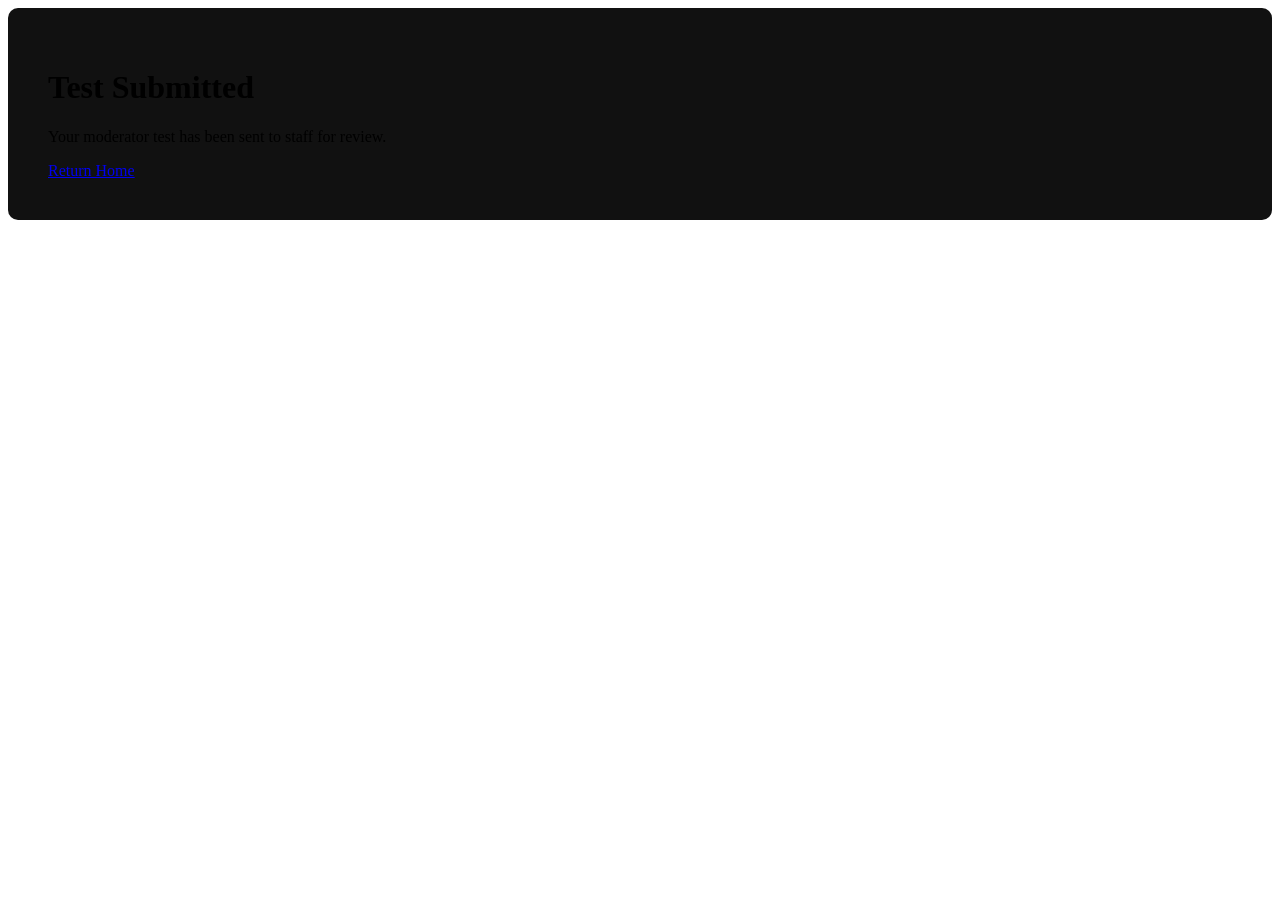
<file: success.html>
<!DOCTYPE html>
<html>
<head>
<title>Test Submitted</title>

<style>
<script src="js/config.js"></script>
<script src="js/test-questions.js"></script>
<script src="js/app.js"></script>
body{
 background:#0b0b14;
 color:white;
 font-family:sans-serif;
 display:flex;
 justify-content:center;
 align-items:center;
 height:100vh
}

.box{
 background:#111;
 padding:40px;
 border-radius:10px
}

</style>

</head>

<body>

<div class="box">

<h1>Test Submitted</h1>

<p>Your moderator test has been sent to staff for review.</p>

<a href="index.html">Return Home</a>

</div>

</body>

</html>
</file>
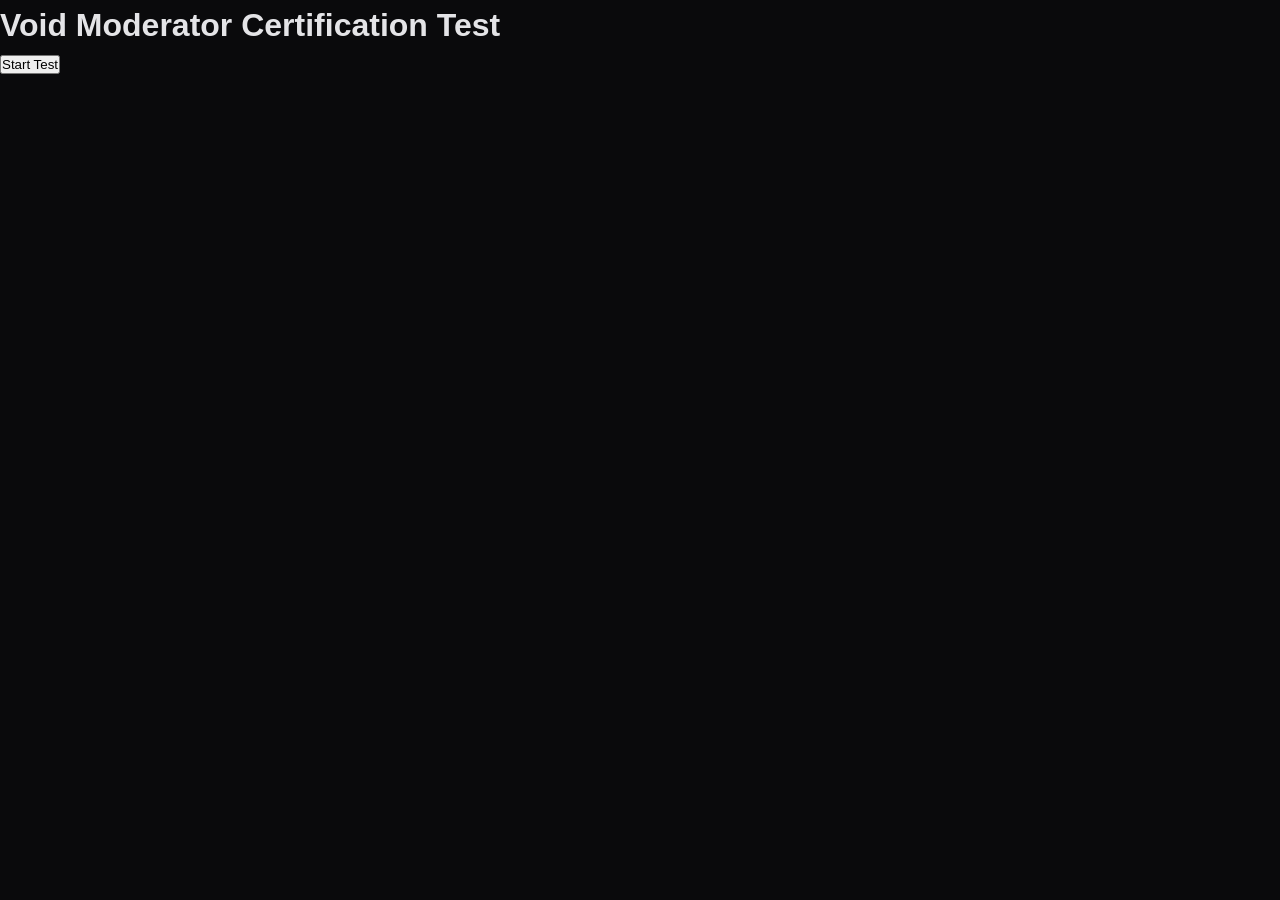
<file: test.html>
<!DOCTYPE html>
<html lang="en">
<head>

<meta charset="UTF-8">
<meta name="viewport" content="width=device-width, initial-scale=1.0">

<title>Void Moderator Test</title>

<link rel="stylesheet" href="css/main.css">
<link rel="stylesheet" href="css/components.css">
<link rel="stylesheet" href="css/app.css">

</head>

<body>

<div id="mainContainer">

<h1>Void Moderator Certification Test</h1>
<button id="startTestBtn">Start Test</button>

</div>

<div id="testPage" class="test-page">

<div id="discordMessages"></div>

<textarea id="discordMessageInput"></textarea>

<button id="discordSendBtn">Send</button>

<div>
Score: <span id="discordScore">0</span>
</div>

</div>

<script src="js/config.js"></script>
<script src="js/test-questions.js"></script>
<script src="js/app.js"></script>

</body>
</html>
</file>
<file: css/main.css>
:root {
    /* Enhanced Premium Palette */
    --void-abyss: #000010;
    --void-abyss-90: #0a0a1a;
    --void-abyss-80: #111122;
    --void-abyss-70: #1a1a2a;
    --void-blood: #ff0033;
    --void-blood-dark: #cc0029;
    --void-neon: #00ffea;
    --void-purple: #8b5cf6;
    --void-cyan: #06b6d4;
    --void-emerald: #10b981;
    --void-amber: #f59e0b;
    --void-gold: #ffd700;
    
    /* Discord Colors */
    --discord-bg: #36393f;
    --discord-primary: #202225;
    --discord-secondary: #2f3136;
    --discord-tertiary: #40444b;
    --discord-accent: #5865f2;
    --discord-text: #dcddde;
    --discord-text-muted: #72767d;
    --discord-green: #3ba55c;
    --discord-red: #ed4245;
    --discord-yellow: #faa81a;
    --discord-blurple: #5865f2;
    
    /* Typography */
    --font-primary: 'Satoshi', -apple-system, BlinkMacSystemFont, 'Segoe UI', sans-serif;
    --font-heading: 'Space Grotesk', sans-serif;
    --font-mono: 'JetBrains Mono', 'SF Mono', Monaco, Consolas, monospace;
    
    /* Animation */
    --transition-smooth: 400ms cubic-bezier(0.16, 1, 0.3, 1);
}

* {
    margin: 0;
    padding: 0;
    box-sizing: border-box;
}

body {
    font-family: var(--font-primary);
    background: linear-gradient(135deg, var(--void-abyss) 0%, #0a0a1a 50%, #1a002a 100%);
    color: #ffffff;
    min-height: 100vh;
    -webkit-font-smoothing: antialiased;
    -moz-osx-font-smoothing: grayscale;
    line-height: 1.6;
}

.container {
    max-width: 1400px;
    margin: 0 auto;
    padding: 0 32px;
}

/* Admin Login Button */
#adminLoginBtn {
    position: fixed;
    top: 20px;
    right: 20px;
    background: var(--void-blood);
    color: white;
    padding: 12px 24px;
    border-radius: 10px;
    text-decoration: none;
    font-weight: bold;
    z-index: 1000;
    display: flex;
    align-items: center;
    gap: 8px;
}

#adminLoginBtn:hover {
    background: var(--void-blood-dark);
    transform: translateY(-2px);
    box-shadow: 0 8px 25px rgba(255, 0, 51, 0.3);
}

/* Custom Scrollbar */
::-webkit-scrollbar {
    width: 10px;
}

::-webkit-scrollbar-track {
    background: transparent;
}

::-webkit-scrollbar-thumb {
    background: rgba(255, 255, 255, 0.1);
    border-radius: 5px;
}

::-webkit-scrollbar-thumb:hover {
    background: rgba(255, 255, 255, 0.2);
}

/* Animations */
@keyframes fadeIn {
    from { opacity: 0; transform: translateY(20px); }
    to { opacity: 1; transform: translateY(0); }
}

@keyframes float {
    0%, 100% { transform: translateY(0px) rotate(0deg); }
    33% { transform: translateY(-20px) rotate(5deg); }
    66% { transform: translateY(10px) rotate(-5deg); }
}

@keyframes typing {
    0%, 100% { transform: translateY(0px); }
    50% { transform: translateY(-5px); }
}

@keyframes pulse {
    0%, 100% { opacity: 1; }
    50% { opacity: 0.5; }
}

@keyframes pulseGlow {
    0%, 100% { box-shadow: 0 0 20px rgba(255, 0, 51, 0.3); }
    50% { box-shadow: 0 0 40px rgba(255, 0, 51, 0.6); }
}

@keyframes streamFlow {
    0% { opacity: 0.3; }
    50% { opacity: 1; }
    100% { opacity: 0.3; }
}

/* Utility Classes */
.hidden {
    display: none !important;
}

.visible {
    display: block !important;
}

.flex {
    display: flex !important;
}

.glow {
    box-shadow: 0 0 30px rgba(0, 255, 234, 0.3);
}

.pulse {
    animation: pulseGlow 2s infinite;
}

.stream-line {
    animation: streamFlow 2s linear infinite;
    opacity: 0.7;
}
</file>
<file: css/components.css>
/* ===== HEADER ===== */
.header {
    text-align: center;
    padding: 140px 0 100px;
    position: relative;
    background: radial-gradient(circle at 50% 0%, rgba(255, 0, 51, 0.1) 0%, transparent 70%);
}

.header h1 {
    font-family: var(--font-heading);
    font-size: 4.5rem;
    font-weight: 800;
    margin-bottom: 24px;
    letter-spacing: -0.03em;
    line-height: 1;
    background: linear-gradient(135deg, var(--void-blood) 0%, var(--void-neon) 50%, var(--void-purple) 100%);
    -webkit-background-clip: text;
    background-clip: text;
    color: transparent;
    text-shadow: 0 0 40px rgba(255, 0, 51, 0.3);
}

.header p {
    font-size: 1.25rem;
    max-width: 720px;
    margin: 0 auto 48px;
    color: rgba(255, 255, 255, 0.7);
    line-height: 1.7;
}

.made-by {
    position: absolute;
    bottom: 32px;
    right: 32px;
    font-size: 0.875rem;
    color: rgba(255, 255, 255, 0.5);
    font-family: var(--font-mono);
}

/* ===== NAVIGATION SIDEBAR ===== */
.nav-sidebar {
    position: fixed;
    left: 32px;
    top: 50%;
    transform: translateY(-50%);
    z-index: 100;
    display: flex;
    flex-direction: column;
    gap: 16px;
    background: rgba(0, 0, 0, 0.3);
    backdrop-filter: blur(10px);
    padding: 20px 12px;
    border-radius: 20px;
    border: 1px solid rgba(255, 255, 255, 0.05);
}

.nav-item {
    width: 48px;
    height: 48px;
    border-radius: 12px;
    display: flex;
    align-items: center;
    justify-content: center;
    background: rgba(255, 255, 255, 0.05);
    color: rgba(255, 255, 255, 0.6);
    cursor: pointer;
    transition: var(--transition-smooth);
}

.nav-item:hover, .nav-item.active {
    background: var(--void-blood);
    color: white;
    transform: translateX(4px);
}

/* ===== PROGRESS ===== */
.progress-container {
    display: flex;
    align-items: center;
    justify-content: center;
    max-width: 800px;
    margin: 80px auto 0;
    gap: 32px;
}

.progress-step {
    display: flex;
    flex-direction: column;
    align-items: center;
    gap: 16px;
    position: relative;
    z-index: 1;
    flex: 1;
}

.step-icon {
    width: 64px;
    height: 64px;
    border-radius: 50%;
    display: flex;
    align-items: center;
    justify-content: center;
    background: var(--void-abyss-70);
    border: 2px solid rgba(255, 255, 255, 0.1);
    color: rgba(255, 255, 255, 0.6);
    font-size: 1.5rem;
    transition: var(--transition-smooth);
}

.step-icon.active {
    background: var(--void-blood);
    color: white;
    border-color: var(--void-blood);
    box-shadow: 0 0 30px rgba(255, 0, 51, 0.5);
}

.progress-step span {
    font-size: 0.9375rem;
    font-weight: 600;
    color: rgba(255, 255, 255, 0.7);
    transition: color 0.3s ease;
}

.progress-step.active span {
    color: white;
    font-weight: 700;
}

.progress-bar {
    flex: 2;
    height: 2px;
    background: rgba(255, 255, 255, 0.1);
    position: relative;
}

.progress-fill {
    position: absolute;
    top: 0;
    left: 0;
    height: 100%;
    width: 0%;
    background: linear-gradient(90deg, var(--void-blood), var(--void-neon));
    transition: width 0.8s cubic-bezier(0.16, 1, 0.3, 1);
}

/* ===== CONTENT SECTIONS ===== */
.content-section {
    margin-bottom: 80px;
    padding: 60px;
    background: rgba(10, 10, 26, 0.7);
    backdrop-filter: blur(20px);
    -webkit-backdrop-filter: blur(20px);
    border: 1px solid rgba(255, 255, 255, 0.08);
    border-radius: 24px;
    box-shadow: 0 20px 60px rgba(0, 0, 0, 0.3);
}

.section-title {
    font-family: var(--font-heading);
    font-size: 2.25rem;
    font-weight: 700;
    margin-bottom: 48px;
    color: white;
    display: flex;
    align-items: center;
    gap: 16px;
    padding-bottom: 20px;
    border-bottom: 2px solid rgba(255, 0, 51, 0.3);
}

.section-title i {
    color: var(--void-neon);
}

/* ===== TICKET TYPES ===== */
.intro-text {
    font-size: 1.125rem;
    line-height: 1.8;
    color: rgba(255, 255, 255, 0.85);
    margin-bottom: 48px;
    padding: 28px;
    background: linear-gradient(135deg, rgba(255, 0, 51, 0.1), rgba(0, 255, 234, 0.05));
    border-radius: 16px;
    border-left: 4px solid var(--void-neon);
}

.ticket-types {
    display: grid;
    grid-template-columns: repeat(auto-fit, minmax(380px, 1fr));
    gap: 32px;
    margin: 48px 0;
}

.ticket-card {
    background: rgba(20, 20, 40, 0.6);
    border: 1px solid rgba(255, 255, 255, 0.08);
    border-radius: 20px;
    padding: 40px;
    transition: var(--transition-smooth);
    position: relative;
    overflow: hidden;
}

.ticket-card::before {
    content: '';
    position: absolute;
    top: 0;
    left: 0;
    right: 0;
    height: 2px;
    background: linear-gradient(90deg, var(--void-blood), transparent);
}

.ticket-card:hover {
    transform: translateY(-8px);
    border-color: var(--void-neon);
    box-shadow: 0 20px 40px rgba(0, 255, 234, 0.15);
}

.ticket-card h3 {
    font-family: var(--font-heading);
    font-size: 1.375rem;
    font-weight: 700;
    margin-bottom: 20px;
    color: white;
    display: flex;
    align-items: center;
    gap: 16px;
}

.ticket-card p {
    color: rgba(255, 255, 255, 0.75);
    line-height: 1.7;
}

/* ===== ROSTER CARDS ===== */
.roster-categories {
    display: grid;
    grid-template-columns: repeat(auto-fit, minmax(380px, 1fr));
    gap: 32px;
    margin: 48px 0;
}

.roster-card {
    background: rgba(20, 20, 40, 0.6);
    border: 1px solid rgba(255, 255, 255, 0.08);
    border-radius: 20px;
    padding: 40px;
    transition: var(--transition-smooth);
}

.roster-card:hover {
    transform: translateY(-8px);
    border-color: var(--void-purple);
    box-shadow: 0 20px 40px rgba(139, 92, 246, 0.15);
}

.roster-header {
    display: flex;
    align-items: center;
    gap: 24px;
    margin-bottom: 32px;
    padding-bottom: 24px;
    border-bottom: 1px solid rgba(255, 255, 255, 0.1);
}

.roster-icon {
    font-size: 1.75rem;
    width: 64px;
    height: 64px;
    display: flex;
    align-items: center;
    justify-content: center;
    background: linear-gradient(135deg, rgba(139, 92, 246, 0.2), rgba(6, 182, 212, 0.2));
    border-radius: 16px;
    border: 1px solid rgba(139, 92, 246, 0.3);
}

.roster-title {
    font-family: var(--font-heading);
    font-size: 1.375rem;
    font-weight: 700;
    color: white;
}

.roster-requirements {
    list-style: none;
}

.roster-requirements li {
    color: rgba(255, 255, 255, 0.75);
    margin-bottom: 14px;
    padding-left: 24px;
    position: relative;
    line-height: 1.6;
}

.roster-requirements li:before {
    content: '→';
    position: absolute;
    left: 0;
    color: var(--void-purple);
    font-weight: bold;
}

/* ===== MOD REQUIREMENTS ===== */
.mod-requirements {
    margin: 80px 0;
}

.requirement-section {
    background: rgba(20, 20, 40, 0.6);
    border: 1px solid rgba(255, 255, 255, 0.08);
    border-radius: 20px;
    padding: 40px;
    margin-bottom: 32px;
    transition: var(--transition-smooth);
}

.requirement-section:hover {
    border-color: var(--void-cyan);
    transform: translateX(8px);
}

.requirement-title {
    font-family: var(--font-heading);
    font-size: 1.375rem;
    font-weight: 700;
    margin-bottom: 24px;
    color: white;
    display: flex;
    align-items: center;
    gap: 16px;
}

.requirement-content {
    color: rgba(255, 255, 255, 0.75);
    line-height: 1.8;
}

.requirement-list {
    list-style: none;
    margin: 24px 0;
}

.requirement-list li {
    color: rgba(255, 255, 255, 0.75);
    margin-bottom: 14px;
    padding-left: 28px;
    position: relative;
}

.requirement-list li:before {
    content: '▸';
    position: absolute;
    left: 12px;
    color: var(--void-cyan);
    font-weight: bold;
}

.weekly-requirements {
    color: rgba(255, 255, 255, 0.9);
    font-weight: 700;
    margin-top: 28px;
    padding: 24px;
    background: linear-gradient(135deg, rgba(6, 182, 212, 0.15), transparent);
    border-radius: 12px;
    border-left: 4px solid var(--void-cyan);
    font-family: var(--font-heading);
}

/* Role-Specific Instructions */
.requirement-content h4 {
    font-family: var(--font-heading);
    font-size: 1.25rem;
    font-weight: 700;
    color: white;
    margin-top: 32px;
    margin-bottom: 20px;
    padding-bottom: 12px;
    border-bottom: 2px solid rgba(255, 255, 255, 0.1);
}

.requirement-content h4:first-of-type {
    margin-top: 0;
}

.role-instruction {
    background: rgba(20, 20, 40, 0.6);
    border: 1px solid rgba(255, 255, 255, 0.1);
    border-left: 4px solid var(--void-cyan);
    border-radius: 8px;
    padding: 0;
    margin-bottom: 24px;
    margin-top: 24px;
    transition: all 0.3s ease;
    overflow: hidden;
}

.role-instruction:hover {
    border-color: var(--void-cyan);
    background: rgba(20, 20, 40, 0.8);
    box-shadow: 0 4px 12px rgba(0, 255, 234, 0.15);
    transform: translateX(2px);
}

.role-instruction-header {
    background: rgba(0, 255, 234, 0.1);
    padding: 16px 20px;
    display: flex;
    align-items: center;
    gap: 12px;
    border-bottom: 1px solid rgba(255, 255, 255, 0.1);
}

.role-instruction-label {
    font-family: var(--font-heading);
    font-size: 0.875rem;
    font-weight: 700;
    color: var(--void-cyan);
    text-transform: uppercase;
    letter-spacing: 0.05em;
    padding: 4px 12px;
    background: rgba(0, 255, 234, 0.2);
    border-radius: 4px;
    border: 1px solid var(--void-cyan);
}

.role-instruction-roles {
    font-family: var(--font-heading);
    font-size: 1rem;
    font-weight: 600;
    color: white;
    flex: 1;
}

.role-instruction-content {
    padding: 20px;
}

.role-instruction-content p {
    color: rgba(255, 255, 255, 0.9);
    line-height: 1.8;
    margin-bottom: 16px;
    font-size: 0.9375rem;
}

.role-instruction-content p:last-child {
    margin-bottom: 0;
}

.role-instruction-content ul {
    margin: 16px 0;
    padding-left: 0;
    list-style: none;
}

.role-instruction-content ul li {
    color: rgba(255, 255, 255, 0.85);
    margin-bottom: 12px;
    padding-left: 28px;
    position: relative;
    line-height: 1.7;
    font-size: 0.9375rem;
}

.role-instruction-content ul li::before {
    content: '▸';
    position: absolute;
    left: 8px;
    color: var(--void-cyan);
    font-weight: bold;
    font-size: 1rem;
}

.role-instruction-content strong {
    color: var(--void-cyan);
    font-weight: 600;
}

.requirement-content > h4 + .role-instruction {
    margin-top: 0;
}

.requirement-content > p {
    margin-bottom: 16px;
    line-height: 1.7;
    color: rgba(255, 255, 255, 0.8);
}

.requirement-content > p:last-of-type {
    margin-bottom: 0;
}

/* ===== QUIZ SECTION ===== */
.quiz-instructions {
    background: linear-gradient(135deg, rgba(255, 0, 51, 0.15), rgba(0, 255, 234, 0.05));
    border: 1px solid rgba(255, 0, 51, 0.2);
    border-radius: 20px;
    padding: 48px;
    margin: 80px 0;
}

.quiz-instructions h3 {
    font-family: var(--font-heading);
    font-size: 1.75rem;
    font-weight: 700;
    margin-bottom: 24px;
    color: white;
    display: flex;
    align-items: center;
    gap: 16px;
}

.quiz-instructions p {
    color: rgba(255, 255, 255, 0.8);
    line-height: 1.8;
    margin-bottom: 40px;
}

.training-quiz {
    margin: 80px 0;
}

.question-card {
    background: rgba(20, 20, 40, 0.8);
    border: 1px solid rgba(255, 255, 255, 0.1);
    border-radius: 20px;
    padding: 48px;
    margin-bottom: 40px;
    display: none;
    animation: fadeIn 0.5s ease;
}

.question-card.active {
    display: block;
}

.question-header {
    display: flex;
    justify-content: space-between;
    align-items: flex-start;
    margin-bottom: 40px;
    padding-bottom: 28px;
    border-bottom: 1px solid rgba(255, 255, 255, 0.1);
}

.question-title {
    font-family: var(--font-heading);
    font-size: 1.5rem;
    font-weight: 700;
    color: white;
    line-height: 1.4;
}

.question-number {
    font-size: 0.9375rem;
    color: rgba(255, 255, 255, 0.6);
    font-family: var(--font-mono);
    padding: 8px 16px;
    background: rgba(255, 255, 255, 0.1);
    border-radius: 20px;
}

.question-description {
    color: rgba(255, 255, 255, 0.8);
    line-height: 1.8;
    margin-bottom: 40px;
    padding: 28px;
    background: rgba(0, 0, 0, 0.4);
    border-radius: 16px;
    border-left: 4px solid var(--void-amber);
}

.answer-box {
    width: 100%;
    min-height: 140px;
    padding: 24px;
    background: rgba(255, 255, 255, 0.05);
    border: 1px solid rgba(255, 255, 255, 0.1);
    border-radius: 16px;
    color: white;
    font-family: var(--font-primary);
    font-size: 1.0625rem;
    line-height: 1.7;
    resize: vertical;
    transition: var(--transition-smooth);
    margin-bottom: 40px;
}

.answer-box:focus {
    outline: none;
    border-color: var(--void-neon);
    box-shadow: 0 0 0 4px rgba(0, 255, 234, 0.1);
    background: rgba(255, 255, 255, 0.08);
}

.quiz-buttons {
    display: flex;
    justify-content: space-between;
    align-items: center;
    margin-top: 48px;
}

/* ===== BUTTONS ===== */
.btn {
    padding: 16px 36px;
    border-radius: 14px;
    font-weight: 700;
    font-size: 1.0625rem;
    cursor: pointer;
    border: none;
    transition: var(--transition-smooth);
    display: inline-flex;
    align-items: center;
    gap: 12px;
    font-family: var(--font-heading);
    letter-spacing: 0.02em;
}

.btn-primary {
    background: linear-gradient(135deg, var(--void-blood), var(--void-blood-dark));
    color: white;
}

.btn-primary:hover {
    transform: translateY(-4px);
    box-shadow: 0 16px 40px rgba(255, 0, 51, 0.4);
}

.btn-secondary {
    background: transparent;
    color: rgba(255, 255, 255, 0.8);
    border: 2px solid rgba(255, 255, 255, 0.2);
}

.btn-secondary:hover {
    border-color: rgba(255, 255, 255, 0.4);
    background: rgba(255, 255, 255, 0.05);
    transform: translateY(-2px);
}

.btn-success {
    background: linear-gradient(135deg, var(--void-emerald), #059669);
    color: white;
}

.btn-success:hover {
    transform: translateY(-4px);
    box-shadow: 0 16px 40px rgba(16, 185, 129, 0.4);
}

.btn-test {
    background: transparent;
    color: var(--void-neon);
    border: 2px solid var(--void-neon);
}

.btn-test:hover {
    background: rgba(0, 255, 234, 0.1);
    box-shadow: 0 0 30px rgba(0, 255, 234, 0.3);
    transform: translateY(-4px);
}

/* ===== ANSWER FEEDBACK ===== */
.answer-feedback {
    margin-top: 40px;
    padding: 40px;
    background: linear-gradient(135deg, rgba(6, 182, 212, 0.15), transparent);
    border: 1px solid rgba(6, 182, 212, 0.3);
    border-radius: 16px;
    display: none;
    animation: fadeIn 0.5s ease;
}

.answer-feedback.show {
    display: block;
}

.feedback-title {
    font-family: var(--font-heading);
    font-size: 1.25rem;
    font-weight: 700;
    margin-bottom: 24px;
    color: var(--void-neon);
    display: flex;
    align-items: center;
    gap: 12px;
}

.correct-answer {
    color: rgba(255, 255, 255, 0.9);
    line-height: 1.8;
    padding: 24px;
    background: rgba(0, 0, 0, 0.4);
    border-radius: 12px;
    margin-bottom: 24px;
    border-left: 4px solid var(--void-neon);
}

.correction-note {
    color: rgba(255, 255, 255, 0.75);
    font-size: 0.9375rem;
    line-height: 1.7;
    padding: 24px;
    background: rgba(255, 255, 255, 0.05);
    border-radius: 12px;
    border: 1px solid rgba(255, 255, 255, 0.1);
}

/* ===== COMPLETION SCREEN ===== */
.completion-screen {
    text-align: center;
    padding: 140px 0;
    display: none;
    animation: fadeIn 0.8s ease;
}

.completion-screen.active {
    display: block;
}

.completion-icon {
    font-size: 96px;
    color: var(--void-blood);
    margin-bottom: 60px;
    animation: float 8s ease-in-out infinite;
    filter: drop-shadow(0 0 30px rgba(255, 0, 51, 0.5));
}

.completion-title {
    font-family: var(--font-heading);
    font-size: 3.5rem;
    font-weight: 800;
    margin-bottom: 32px;
    color: white;
    background: linear-gradient(135deg, white, var(--void-neon));
    -webkit-background-clip: text;
    background-clip: text;
    color: transparent;
}

.completion-message {
    font-size: 1.25rem;
    max-width: 800px;
    margin: 0 auto 80px;
    color: rgba(255, 255, 255, 0.75);
    line-height: 1.8;
}

.completion-buttons {
    display: flex;
    gap: 24px;
    justify-content: center;
    flex-wrap: wrap;
}

/* ===== FOOTER ===== */
.footer {
    text-align: center;
    padding: 80px 0 60px;
    margin-top: 120px;
    border-top: 1px solid rgba(255, 255, 255, 0.1);
    color: rgba(255, 255, 255, 0.6);
    font-size: 0.9375rem;
}

.footer p {
    margin-bottom: 16px;
}

.footer-credit {
    margin-top: 32px;
    font-size: 0.75rem;
    color: rgba(255, 255, 255, 0.4);
    font-family: var(--font-mono);
}
</file>
<file: css/app.css>
* { 
margin: 0; 
padding: 0; 
box-sizing: border-box; 
} 

:root { 
--bg-primary: #0a0a0c; 
--bg-secondary: #111113; 
--bg-tertiary: #1a1a1e; 
--border: #2a2a2e; 
--text-primary: #ffffff; 
--text-secondary: #e4e4e7; 
--text-muted: #8b8b98; 
--accent: #6b6bf3; 
--accent-hover: #7b7bff; 
--success: #10b981; 
--warning: #f59e0b; 
--danger: #ed4245; 
--void-blood: #ff0033; 
--void-neon: #00ffea; 
--void-purple: #8b5cf6; 

/* Discord Mobile Colors */ 
--discord-bg: #313338; 
--discord-bg-secondary: #2b2d31; 
--discord-bg-tertiary: #1e1f22; 
--discord-text: #dbdee1; 
--discord-text-muted: #949ba4; 
--discord-divider: #3c3f45; 
--discord-blurple: #5865f2; 
--discord-green: #23a55a; 
--discord-red: #f23f42; 
} 

body { 
font-family: 'Satoshi', -apple-system, BlinkMacSystemFont, sans-serif; 
background: var(--bg-primary); 
color: var(--text-secondary); 
min-height: 100vh; 
line-height: 1.6; 
} 

::-webkit-scrollbar { width: 8px; height: 8px; } 
::-webkit-scrollbar-track { background: var(--bg-secondary); } 
::-webkit-scrollbar-thumb { background: var(--border); border-radius: 4px; } 

.container { max-width: 1400px; margin: 0 auto; padding: 0 32px; } 

/* Admin Button */ 
#adminLoginBtn { 
position: fixed; 
top: 24px; 
right: 24px; 
background: var(--bg-tertiary); 
border: 1px solid var(--border); 
color: var(--text-primary); 
padding: 12px 24px; 
border-radius: 10px; 
text-decoration: none; 
font-weight: 600; 
z-index: 1000; 
display: flex; 
align-items: center; 
gap: 10px; 
cursor: pointer; 
transition: all 0.2s ease; 
} 
#adminLoginBtn:hover { 
border-color: var(--accent); 
transform: translateY(-2px); 
} 

/* Navigation Sidebar */ 
.nav-sidebar { 
position: fixed; 
left: 32px; 
top: 50%; 
transform: translateY(-50%); 
z-index: 100; 
display: flex; 
flex-direction: column; 
gap: 12px; 
background: var(--bg-secondary); 
padding: 16px 8px; 
border-radius: 20px; 
border: 1px solid var(--border); 
} 
.nav-item { 
width: 48px; 
height: 48px; 
border-radius: 12px; 
display: flex; 
align-items: center; 
justify-content: center; 
background: transparent; 
color: var(--text-muted); 
cursor: pointer; 
transition: all 0.2s ease; 
} 
.nav-item:hover, .nav-item.active { 
background: var(--bg-tertiary); 
color: var(--accent); 
transform: translateX(4px); 
} 

/* Header */ 
.header { 
padding: 120px 0 80px; 
text-align: center; 
position: relative; 
} 
.header h1 { 
font-family: 'Space Grotesk', sans-serif; 
font-size: 4.5rem; 
font-weight: 800; 
margin-bottom: 24px; 
background: linear-gradient(135deg, #fff, var(--accent)); 
-webkit-background-clip: text; 
background-clip: text; 
color: transparent; 
} 
.header p { 
font-size: 1.25rem; 
max-width: 720px; 
margin: 0 auto 48px; 
color: var(--text-muted); 
} 

/* Progress Steps */ 
.progress-container { 
display: flex; 
align-items: center; 
justify-content: center; 
max-width: 800px; 
margin: 60px auto 0; 
gap: 24px; 
} 
.progress-step { 
display: flex; 
flex-direction: column; 
align-items: center; 
gap: 12px; 
flex: 1; 
} 
.step-icon { 
width: 56px; 
height: 56px; 
border-radius: 50%; 
display: flex; 
align-items: center; 
justify-content: center; 
background: var(--bg-tertiary); 
border: 2px solid var(--border); 
color: var(--text-muted); 
font-size: 1.25rem; 
transition: all 0.3s ease; 
} 
.step-icon.active { 
background: var(--accent); 
border-color: var(--accent); 
color: white; 
box-shadow: 0 0 20px rgba(107, 107, 243, 0.3); 
} 
.progress-step span { 
font-size: 0.875rem; 
font-weight: 600; 
color: var(--text-muted); 
} 
.progress-step.active span { 
color: var(--text-primary); 
} 
.progress-bar { 
flex: 2; 
height: 2px; 
background: var(--border); 
position: relative; 
} 
.progress-fill { 
position: absolute; 
top: 0; 
left: 0; 
height: 100%; 
width: 0%; 
background: linear-gradient(90deg, var(--accent), var(--void-purple)); 
transition: width 0.5s ease; 
} 

.made-by { 
position: absolute; 
bottom: 32px; 
right: 32px; 
font-size: 0.875rem; 
color: var(--text-muted); 
font-family: monospace; 
} 

/* Content Sections */ 
.content-section { 
background: var(--bg-secondary); 
border: 1px solid var(--border); 
border-radius: 24px; 
padding: 48px; 
margin-bottom: 48px; 
} 
.section-title { 
font-family: 'Space Grotesk', sans-serif; 
font-size: 2rem; 
font-weight: 700; 
margin-bottom: 32px; 
color: var(--text-primary); 
display: flex; 
align-items: center; 
gap: 12px; 
padding-bottom: 16px; 
border-bottom: 1px solid var(--border); 
} 
.section-title i { 
color: var(--accent); 
} 

/* Ticket Types */ 
.intro-text { 
font-size: 1.125rem; 
color: var(--text-muted); 
margin-bottom: 32px; 
padding: 24px; 
background: var(--bg-tertiary); 
border-radius: 16px; 
border-left: 4px solid var(--accent); 
} 
.ticket-types { 
display: grid; 
grid-template-columns: repeat(auto-fit, minmax(350px, 1fr)); 
gap: 24px; 
margin: 32px 0; 
} 
.ticket-card { 
background: var(--bg-tertiary); 
border: 1px solid var(--border); 
border-radius: 20px; 
padding: 32px; 
transition: all 0.3s ease; 
} 
.ticket-card:hover { 
transform: translateY(-4px); 
border-color: var(--accent); 
} 
.ticket-card h3 { 
font-family: 'Space Grotesk', sans-serif; 
font-size: 1.375rem; 
font-weight: 700; 
margin-bottom: 16px; 
color: var(--text-primary); 
display: flex; 
align-items: center; 
gap: 12px; 
} 
.ticket-card p { 
color: var(--text-muted); 
line-height: 1.7; 
} 

/* Roster Categories */ 
.roster-categories { 
display: grid; 
grid-template-columns: repeat(auto-fit, minmax(320px, 1fr)); 
gap: 24px; 
margin: 32px 0; 
} 
.roster-card { 
background: var(--bg-tertiary); 
border: 1px solid var(--border); 
border-radius: 20px; 
padding: 32px; 
transition: all 0.3s ease; 
} 
.roster-card:hover { 
border-color: var(--void-purple); 
} 
.roster-header { 
display: flex; 
align-items: center; 
gap: 16px; 
margin-bottom: 24px; 
padding-bottom: 16px; 
border-bottom: 1px solid var(--border); 
} 
.roster-icon { 
font-size: 1.5rem; 
width: 48px; 
height: 48px; 
display: flex; 
align-items: center; 
justify-content: center; 
background: rgba(139, 92, 246, 0.1); 
border-radius: 12px; 
color: var(--void-purple); 
} 
.roster-title { 
font-family: 'Space Grotesk', sans-serif; 
font-size: 1.25rem; 
font-weight: 700; 
color: var(--text-primary); 
} 
.roster-requirements { 
list-style: none; 
} 
.roster-requirements li { 
color: var(--text-muted); 
margin-bottom: 12px; 
padding-left: 20px; 
position: relative; 
} 
.roster-requirements li:before { 
content: '→'; 
position: absolute; 
left: 0; 
color: var(--void-purple); 
} 

/* Mod Requirements */ 
.mod-requirements { 
margin-top: 48px; 
} 
.requirement-section { 
background: var(--bg-tertiary); 
border: 1px solid var(--border); 
border-radius: 16px; 
padding: 32px; 
margin-bottom: 24px; 
} 
.requirement-title { 
font-family: 'Space Grotesk', sans-serif; 
font-size: 1.25rem; 
font-weight: 700; 
margin-bottom: 20px; 
color: var(--text-primary); 
display: flex; 
align-items: center; 
gap: 12px; 
} 
.requirement-content { 
color: var(--text-muted); 
} 
.requirement-list { 
list-style: none; 
margin: 20px 0; 
} 
.requirement-list li { 
margin-bottom: 10px; 
padding-left: 24px; 
position: relative; 
} 
.requirement-list li:before { 
content: '▸'; 
position: absolute; 
left: 8px; 
color: var(--accent); 
} 
.weekly-requirements { 
margin-top: 20px; 
padding: 16px; 
background: rgba(107, 107, 243, 0.1); 
border-radius: 12px; 
color: var(--accent); 
font-weight: 600; 
} 

/* Ticket Handling Guidelines - COMPLETELY REVISED */ 
.ticket-handling-section { 
margin-top: 48px; 
background: var(--bg-tertiary); 
border: 1px solid var(--border); 
border-radius: 20px; 
padding: 36px; 
} 

.ticket-handling-section h3 { 
font-family: 'Space Grotesk', sans-serif; 
font-size: 1.5rem; 
font-weight: 700; 
color: var(--text-primary); 
margin-bottom: 24px; 
display: flex; 
align-items: center; 
gap: 12px; 
padding-bottom: 16px; 
border-bottom: 2px solid var(--accent); 
} 

.handling-intro { 
margin-bottom: 40px; 
padding: 20px 24px; 
background: rgba(107, 107, 243, 0.08); 
border-radius: 14px; 
border-left: 4px solid var(--accent); 
line-height: 1.8; 
color: var(--text-secondary); 
} 

.handling-category { 
margin-bottom: 48px; 
} 

.handling-category:last-child { 
margin-bottom: 0; 
} 

.handling-category h4 { 
font-family: 'Space Grotesk', sans-serif; 
font-size: 1.3rem; 
font-weight: 700; 
color: var(--text-primary); 
margin-bottom: 24px; 
padding-left: 12px; 
border-left: 4px solid var(--void-neon); 
} 

.handling-cards-grid { 
display: grid; 
grid-template-columns: repeat(auto-fill, minmax(380px, 1fr)); 
gap: 20px; 
} 

.handling-card { 
background: var(--bg-secondary); 
border: 1px solid var(--border); 
border-radius: 16px; 
overflow: hidden; 
transition: all 0.25s ease; 
} 

.handling-card:hover { 
border-color: var(--void-neon); 
transform: translateY(-4px); 
box-shadow: 0 12px 30px rgba(0, 255, 234, 0.15); 
} 

.handling-card-header { 
background: rgba(0, 255, 234, 0.1); 
padding: 18px 20px; 
border-bottom: 1px solid rgba(0, 255, 234, 0.3); 
font-family: 'Space Grotesk', sans-serif; 
font-weight: 700; 
font-size: 1.1rem; 
color: var(--void-neon); 
display: flex; 
align-items: center; 
gap: 12px; 
} 

.handling-card-header i { 
color: var(--void-neon); 
font-size: 1.2rem; 
} 

.handling-card-content { 
padding: 20px; 
} 

.handling-card-content p { 
color: var(--text-secondary); 
line-height: 1.7; 
margin-bottom: 16px; 
font-size: 1rem; 
} 

.handling-card-content ul { 
list-style: none; 
margin-top: 12px; 
} 

.handling-card-content ul li { 
color: var(--text-muted); 
margin-bottom: 10px; 
padding-left: 24px; 
position: relative; 
line-height: 1.6; 
} 

.handling-card-content ul li:before { 
content: '•'; 
position: absolute; 
left: 6px; 
color: var(--void-neon); 
font-weight: bold; 
font-size: 1.2rem; 
} 

.highlight-role { 
color: var(--void-neon); 
font-weight: 600; 
background: rgba(0, 255, 234, 0.1); 
padding: 2px 8px; 
border-radius: 6px; 
display: inline-block; 
margin-right: 4px; 
} 

.handling-divider { 
margin: 40px 0 20px; 
border: 0; 
height: 1px; 
background: linear-gradient(90deg, transparent, var(--border), transparent); 
} 

.handling-note { 
margin-top: 40px; 
padding: 24px; 
background: rgba(16, 185, 129, 0.1); 
border: 1px solid rgba(16, 185, 129, 0.3); 
border-radius: 16px; 
color: var(--text-secondary); 
line-height: 1.8; 
} 

.handling-note strong { 
color: var(--success); 
font-size: 1.1rem; 
} 

/* Quiz Instructions */ 
.quiz-instructions { 
background: var(--bg-tertiary); 
border: 1px solid var(--border); 
border-radius: 20px; 
padding: 40px; 
margin: 40px 0; 
text-align: center; 
} 
.quiz-instructions h3 { 
font-family: 'Space Grotesk', sans-serif; 
font-size: 1.75rem; 
font-weight: 700; 
margin-bottom: 20px; 
color: var(--text-primary); 
} 
.quiz-instructions p { 
color: var(--text-muted); 
max-width: 600px; 
margin: 0 auto 30px; 
} 

/* Buttons */ 
.btn { 
padding: 14px 32px; 
border-radius: 12px; 
font-weight: 600; 
font-size: 1rem; 
cursor: pointer; 
border: none; 
display: inline-flex; 
align-items: center; 
gap: 10px; 
font-family: 'Space Grotesk', sans-serif; 
transition: all 0.2s ease; 
} 
.btn-primary { 
background: var(--accent); 
color: white; 
} 
.btn-primary:hover { 
background: var(--accent-hover); 
transform: translateY(-2px); 
} 
.btn-secondary { 
background: var(--bg-tertiary); 
border: 1px solid var(--border); 
color: var(--text-primary); 
} 
.btn-secondary:hover { 
border-color: var(--accent); 
} 
.btn-test { 
background: transparent; 
border: 2px solid var(--accent); 
color: var(--accent); 
} 
.btn-test:hover { 
background: rgba(107, 107, 243, 0.1); 
transform: translateY(-2px); 
} 

/* Training Quiz */ 
.training-quiz { 
margin: 48px 0; 
} 
.question-card { 
background: var(--bg-tertiary); 
border: 1px solid var(--border); 
border-radius: 24px; 
padding: 40px; 
margin-bottom: 30px; 
display: none; 
} 
.question-card.active { 
display: block; 
} 
.question-header { 
display: flex; 
justify-content: space-between; 
align-items: center; 
margin-bottom: 30px; 
padding-bottom: 20px; 
border-bottom: 1px solid var(--border); 
} 
.question-title { 
font-family: 'Space Grotesk', sans-serif; 
font-size: 1.5rem; 
font-weight: 700; 
color: var(--text-primary); 
} 
.question-number { 
color: var(--text-muted); 
font-size: 0.875rem; 
padding: 6px 12px; 
background: var(--bg-secondary); 
border-radius: 20px; 
} 
.question-description { 
background: var(--bg-secondary); 
border-radius: 16px; 
padding: 24px; 
margin-bottom: 30px; 
color: var(--text-muted); 
border-left: 4px solid var(--accent); 
} 
.answer-box { 
width: 100%; 
min-height: 150px; 
padding: 20px; 
background: var(--bg-secondary); 
border: 1px solid var(--border); 
border-radius: 16px; 
color: var(--text-primary); 
font-family: inherit; 
font-size: 1rem; 
margin-bottom: 30px; 
} 
.quiz-buttons { 
display: flex; 
gap: 16px; 
justify-content: space-between; 
} 

/* Answer Feedback */ 
.answer-feedback { 
margin-top: 30px; 
padding: 30px; 
background: var(--bg-secondary); 
border: 1px solid var(--border); 
border-radius: 16px; 
display: none; 
} 
.answer-feedback.show { 
display: block; 
} 
.feedback-title { 
font-family: 'Space Grotesk', sans-serif; 
font-size: 1.25rem; 
font-weight: 700; 
margin-bottom: 20px; 
color: var(--accent); 
} 

/* Skip All */ 
.skip-all-container { 
text-align: center; 
margin: 30px 0 50px; 
padding: 30px; 
background: var(--bg-tertiary); 
border: 1px solid var(--border); 
border-radius: 16px; 
} 

/* Completion Screen */ 
.completion-screen { 
text-align: center; 
padding: 80px 0; 
display: none; 
} 
.completion-screen.active { 
display: block; 
} 
.completion-icon { 
font-size: 80px; 
color: var(--success); 
margin-bottom: 30px; 
} 
.completion-title { 
font-family: 'Space Grotesk', sans-serif; 
font-size: 3rem; 
font-weight: 800; 
margin-bottom: 20px; 
color: var(--text-primary); 
} 
.completion-buttons { 
display: flex; 
gap: 20px; 
justify-content: center; 
} 

/* Footer */ 
.footer { 
text-align: center; 
padding: 60px 0 40px; 
margin-top: 60px; 
border-top: 1px solid var(--border); 
color: var(--text-muted); 
} 

/* ===== DESKTOP DISCORD TEST INTERFACE - COMPLETE 1:1 REPLICA ===== */ 
.test-page { 
display: none; 
position: fixed; 
top: 0; 
left: 0; 
width: 100%; 
height: 100%; 
background: #313338; 
z-index: 10000; 
overflow: hidden; 
font-family: -apple-system, BlinkMacSystemFont, 'Segoe UI', Roboto, Helvetica, Arial, sans-serif; 
} 

.test-page.active { 
display: block; 
} 

/* Discord Color Variables */ 
.test-page { 
--discord-bg-primary: #313338; 
--discord-bg-secondary: #2b2d31; 
--discord-bg-tertiary: #1e1f22; 
--discord-text-normal: #dbdee1; 
--discord-text-muted: #949ba4; 
--discord-text-link: #00a8fc; 
--discord-divider: #3c3f45; 
--discord-channel-hover: #3c3f45; 
--discord-channel-selected: #404249; 
--discord-blurple: #5865f2; 
--discord-green: #23a55a; 
--discord-red: #f23f42; 
--discord-online: #23a55a; 
} 

/* Discord Layout */ 
.discord-app { 
display: flex; 
height: 100%; 
width: 100%; 
overflow: hidden; 
} 

/* Server Bar */ 
.discord-servers { 
width: 72px; 
background: var(--discord-bg-tertiary); 
display: flex; 
flex-direction: column; 
align-items: center; 
padding: 12px 0; 
gap: 8px; 
overflow-y: auto; 
flex-shrink: 0; 
height: 100%; 
} 

.discord-server-icon { 
width: 48px; 
height: 48px; 
border-radius: 50%; 
background: var(--discord-bg-secondary); 
display: flex; 
align-items: center; 
justify-content: center; 
color: var(--discord-text-muted); 
font-size: 1.25rem; 
font-weight: 600; 
cursor: pointer; 
transition: border-radius 0.2s ease; 
position: relative; 
flex-shrink: 0; 
} 

.discord-server-icon:hover { 
border-radius: 16px; 
background: var(--discord-channel-hover); 
color: var(--discord-text-normal); 
} 

.discord-server-icon.active { 
border-radius: 16px; 
background: var(--discord-blurple); 
color: white; 
} 

.discord-server-icon.active::before { 
content: ''; 
position: absolute; 
left: -12px; 
top: 50%; 
transform: translateY(-50%); 
width: 4px; 
height: 20px; 
background: white; 
border-radius: 0 4px 4px 0; 
} 

.discord-server-divider { 
width: 32px; 
height: 2px; 
background: var(--discord-divider); 
margin: 4px 0; 
} 

/* Channels Sidebar */ 
.discord-channels { 
width: 240px; 
background: var(--discord-bg-secondary); 
display: flex; 
flex-direction: column; 
flex-shrink: 0; 
height: 100%; 
border-right: 1px solid var(--discord-divider); 
} 

.discord-guild-header { 
height: 48px; 
padding: 0 16px; 
display: flex; 
align-items: center; 
background: var(--discord-bg-secondary); 
border-bottom: 1px solid var(--discord-divider); 
cursor: pointer; 
font-weight: 600; 
color: var(--discord-text-normal); 
} 

.discord-guild-header i { 
margin-left: auto; 
color: var(--discord-text-muted); 
font-size: 0.875rem; 
} 

.discord-channels-scroll { 
flex: 1; 
overflow-y: auto; 
padding: 16px 8px; 
} 

.discord-category { 
margin-bottom: 16px; 
} 

.discord-category-header { 
padding: 8px 8px; 
display: flex; 
align-items: center; 
justify-content: space-between; 
color: var(--discord-text-muted); 
font-size: 0.75rem; 
font-weight: 600; 
text-transform: uppercase; 
letter-spacing: 0.02em; 
} 

.discord-channel { 
padding: 6px 8px; 
margin: 1px 0; 
border-radius: 4px; 
display: flex; 
align-items: center; 
gap: 6px; 
color: var(--discord-text-muted); 
cursor: pointer; 
font-size: 0.9375rem; 
} 

.discord-channel:hover { 
background: var(--discord-channel-hover); 
color: var(--discord-text-normal); 
} 

.discord-channel.active { 
background: var(--discord-channel-selected); 
color: var(--discord-text-normal); 
} 

.discord-channel i { 
width: 20px; 
text-align: center; 
font-size: 1rem; 
} 

.discord-channel-name { 
flex: 1; 
white-space: nowrap; 
overflow: hidden; 
text-overflow: ellipsis; 
} 

.discord-channel-unread { 
width: 8px; 
height: 8px; 
border-radius: 50%; 
background: var(--discord-text-normal); 
} 

/* User Panel */ 
.discord-user-panel { 
height: 52px; 
background: var(--discord-bg-tertiary); 
display: flex; 
align-items: center; 
padding: 0 8px; 
gap: 8px; 
margin-top: auto; 
border-top: 1px solid var(--discord-divider); 
} 

.discord-avatar-wrapper { 
position: relative; 
} 

.discord-avatar { 
width: 32px; 
height: 32px; 
border-radius: 50%; 
background: var(--discord-blurple); 
display: flex; 
align-items: center; 
justify-content: center; 
font-weight: 600; 
color: white; 
font-size: 0.875rem; 
} 

.discord-status { 
position: absolute; 
bottom: -2px; 
right: -2px; 
width: 12px; 
height: 12px; 
border-radius: 50%; 
border: 2px solid var(--discord-bg-tertiary); 
background: var(--discord-online); 
} 

.discord-user-info { 
flex: 1; 
min-width: 0; 
} 

.discord-user-name { 
font-weight: 600; 
font-size: 0.875rem; 
color: var(--discord-text-normal); 
white-space: nowrap; 
overflow: hidden; 
text-overflow: ellipsis; 
} 

.discord-user-tag { 
font-size: 0.6875rem; 
color: var(--discord-text-muted); 
} 

.discord-user-controls { 
display: flex; 
gap: 2px; 
} 

.discord-control-btn { 
width: 32px; 
height: 32px; 
border-radius: 4px; 
display: flex; 
align-items: center; 
justify-content: center; 
color: var(--discord-text-muted); 
cursor: pointer; 
} 

.discord-control-btn:hover { 
background: var(--discord-channel-hover); 
color: var(--discord-text-normal); 
} 

/* Main Chat Area */ 
.discord-chat { 
flex: 1; 
display: flex; 
flex-direction: column; 
background: var(--discord-bg-primary); 
min-width: 0; 
height: 100%; 
} 

.discord-chat-header { 
height: 48px; 
background: var(--discord-bg-primary); 
border-bottom: 1px solid var(--discord-divider); 
padding: 0 16px; 
display: flex; 
align-items: center; 
gap: 8px; 
flex-shrink: 0; 
} 

.discord-chat-header i { 
color: var(--discord-text-muted); 
font-size: 1.25rem; 
} 

.discord-chat-title { 
font-weight: 600; 
color: var(--discord-text-normal); 
font-size: 0.9375rem; 
} 

.discord-chat-topic { 
color: var(--discord-text-muted); 
font-size: 0.875rem; 
margin-left: 8px; 
padding-left: 8px; 
border-left: 1px solid var(--discord-divider); 
} 

.discord-chat-header-actions { 
margin-left: auto; 
display: flex; 
gap: 4px; 
} 

.discord-header-btn { 
width: 32px; 
height: 32px; 
border-radius: 4px; 
display: flex; 
align-items: center; 
justify-content: center; 
color: var(--discord-text-muted); 
cursor: pointer; 
} 

.discord-header-btn:hover { 
background: var(--discord-channel-hover); 
color: var(--discord-text-normal); 
} 

/* Messages Container */ 
.discord-messages { 
flex: 1; 
overflow-y: auto; 
padding: 16px; 
display: flex; 
flex-direction: column; 
gap: 2px; 
} 

.discord-message-group { 
display: flex; 
gap: 16px; 
padding: 2px 0; 
position: relative; 
} 

.discord-message-group:hover { 
background: rgba(255, 255, 255, 0.02); 
} 

.discord-message-avatar { 
width: 40px; 
height: 40px; 
border-radius: 50%; 
display: flex; 
align-items: center; 
justify-content: center; 
font-weight: 600; 
color: white; 
flex-shrink: 0; 
} 

.discord-message-content { 
flex: 1; 
min-width: 0; 
} 

.discord-message-header { 
display: flex; 
align-items: baseline; 
gap: 8px; 
margin-bottom: 4px; 
flex-wrap: wrap; 
} 

.discord-message-author { 
font-weight: 600; 
color: var(--discord-text-normal); 
font-size: 0.9375rem; 
} 

.discord-message-badge { 
background: var(--discord-blurple); 
color: white; 
font-size: 0.625rem; 
font-weight: 600; 
padding: 2px 6px; 
border-radius: 4px; 
text-transform: uppercase; 
} 

.discord-message-timestamp { 
color: var(--discord-text-muted); 
font-size: 0.6875rem; 
} 

.discord-message-text { 
color: var(--discord-text-normal); 
font-size: 0.9375rem; 
line-height: 1.4; 
word-wrap: break-word; 
white-space: pre-wrap; 
} 

/* Typing Indicator */ 
.discord-typing { 
padding: 8px 16px; 
display: flex; 
align-items: center; 
gap: 8px; 
color: var(--discord-text-muted); 
font-size: 0.8125rem; 
} 

.discord-typing-dots { 
display: flex; 
gap: 4px; 
} 

.discord-typing-dot { 
width: 8px; 
height: 8px; 
border-radius: 50%; 
background: var(--discord-text-muted); 
animation: discordTyping 1.4s infinite ease-in-out; 
} 

.discord-typing-dot:nth-child(1) { animation-delay: -0.32s; } 
.discord-typing-dot:nth-child(2) { animation-delay: -0.16s; } 
.discord-typing-dot:nth-child(3) { animation-delay: 0; } 

@keyframes discordTyping { 
0%, 60%, 100% { transform: translateY(0); } 
30% { transform: translateY(-4px); } 
} 

/* Message Input */ 
.discord-input-area { 
padding: 0 16px 16px 16px; 
background: var(--discord-bg-primary); 
border-top: 1px solid var(--discord-divider); 
} 

.discord-input-container { 
background: var(--discord-bg-tertiary); 
border-radius: 8px; 
display: flex; 
align-items: flex-end; 
padding: 0 8px; 
} 

.discord-input { 
flex: 1; 
background: transparent; 
border: none; 
color: var(--discord-text-normal); 
font-family: inherit; 
font-size: 0.9375rem; 
padding: 10px 0; 
resize: none; 
min-height: 44px; 
max-height: 144px; 
} 

.discord-input:focus { 
outline: none; 
} 

.discord-input::placeholder { 
color: var(--discord-text-muted); 
} 

.discord-send-btn { 
padding: 10px 16px; 
background: transparent; 
border: none; 
color: var(--discord-text-muted); 
font-weight: 600; 
cursor: pointer; 
display: flex; 
align-items: center; 
gap: 8px; 
} 

.discord-send-btn:not(:disabled) { 
color: var(--discord-text-link); 
} 

.discord-send-btn:not(:disabled):hover { 
color: var(--discord-blurple); 
} 

.discord-send-btn:disabled { 
opacity: 0.5; 
cursor: not-allowed; 
} 

/* Members Sidebar */ 
.discord-members { 
width: 240px; 
background: var(--discord-bg-secondary); 
border-left: 1px solid var(--discord-divider); 
display: flex; 
flex-direction: column; 
flex-shrink: 0; 
height: 100%; 
} 

.discord-members-header { 
height: 48px; 
padding: 0 16px; 
display: flex; 
align-items: center; 
font-weight: 600; 
color: var(--discord-text-muted); 
border-bottom: 1px solid var(--discord-divider); 
} 

.discord-members-scroll { 
flex: 1; 
overflow-y: auto; 
padding: 16px 8px; 
} 

.discord-member-group { 
margin-bottom: 16px; 
} 

.discord-member-group-title { 
padding: 8px 8px; 
color: var(--discord-text-muted); 
font-size: 0.6875rem; 
font-weight: 600; 
text-transform: uppercase; 
} 

.discord-member { 
padding: 4px 8px; 
border-radius: 4px; 
display: flex; 
align-items: center; 
gap: 8px; 
cursor: pointer; 
} 

.discord-member:hover { 
background: var(--discord-channel-hover); 
} 

.discord-member-avatar { 
width: 32px; 
height: 32px; 
border-radius: 50%; 
background: var(--discord-blurple); 
display: flex; 
align-items: center; 
justify-content: center; 
font-weight: 600; 
color: white; 
font-size: 0.875rem; 
position: relative; 
} 

.discord-member-status { 
position: absolute; 
bottom: -2px; 
right: -2px; 
width: 10px; 
height: 10px; 
border-radius: 50%; 
border: 2px solid var(--discord-bg-secondary); 
background: var(--discord-online); 
} 

.discord-member-name { 
font-weight: 500; 
font-size: 0.875rem; 
color: var(--discord-text-muted); 
white-space: nowrap; 
overflow: hidden; 
text-overflow: ellipsis; 
} 

/* Score Display */ 
.discord-score { 
background: var(--discord-bg-tertiary); 
border-radius: 8px; 
padding: 12px; 
margin-bottom: 16px; 
text-align: center; 
} 

.discord-score-value { 
font-size: 2rem; 
font-weight: 700; 
color: var(--discord-blurple); 
} 

.discord-score-label { 
font-size: 0.75rem; 
color: var(--discord-text-muted); 
text-transform: uppercase; 
} 

.discord-progress { 
height: 4px; 
background: var(--discord-bg-primary); 
border-radius: 2px; 
margin-top: 8px; 
overflow: hidden; 
} 

.discord-progress-fill { 
height: 100%; 
background: linear-gradient(90deg, var(--discord-blurple), #eb459e); 
width: 0%; 
transition: width 0.3s ease; 
} 

/* Test Complete Modal */ 
.discord-modal { 
position: fixed; 
top: 0; 
left: 0; 
right: 0; 
bottom: 0; 
background: rgba(0, 0, 0, 0.85); 
display: none; 
align-items: center; 
justify-content: center; 
z-index: 10001; 
padding: 20px; 
} 

.discord-modal.active { 
display: flex; 
} 

.discord-modal-content { 
background: var(--discord-bg-secondary); 
border-radius: 8px; 
padding: 24px; 
max-width: 440px; 
width: 100%; 
border: none; 
box-shadow: 0 8px 32px rgba(0, 0, 0, 0.4); 
} 

.discord-modal-icon { 
font-size: 3.5rem; 
text-align: center; 
margin-bottom: 20px; 
line-height: 1; 
} 

.discord-modal-icon.pass { color: var(--discord-green); } 
.discord-modal-icon.fail { color: var(--discord-red); } 

.discord-modal-title { 
font-size: 1.5rem; 
font-weight: 700; 
text-align: center; 
margin-bottom: 12px; 
color: var(--discord-text-normal); 
line-height: 1.2; 
} 

.discord-modal-score { 
font-size: 2rem; 
font-weight: 700; 
text-align: center; 
margin-bottom: 20px; 
color: var(--discord-text-normal); 
font-family: 'JetBrains Mono', monospace; 
} 

.discord-modal-message { 
text-align: center; 
color: var(--discord-text-muted); 
margin-bottom: 20px; 
line-height: 1.5; 
font-size: 0.95rem; 
} 

.discord-modal-status { 
background: var(--discord-bg-tertiary); 
border-radius: 4px; 
padding: 10px 16px; 
margin-bottom: 20px; 
display: flex; 
align-items: center; 
justify-content: center; 
gap: 8px; 
color: var(--discord-text-muted); 
font-size: 0.875rem; 
} 

.discord-modal-buttons { 
display: flex; 
gap: 12px; 
justify-content: center; 
} 

.discord-modal-btn { 
padding: 10px 16px; 
border-radius: 3px; 
font-weight: 500; 
cursor: pointer; 
border: none; 
font-size: 0.875rem; 
transition: all 0.2s ease; 
flex: 1; 
} 

.discord-modal-btn:hover { 
transform: translateY(-1px); 
} 

.discord-modal-btn.primary { 
background: var(--discord-blurple); 
color: white; 
} 

.discord-modal-btn.primary:hover { 
background: #4752c4; 
} 

.discord-modal-btn.secondary { 
background: var(--discord-bg-tertiary); 
color: var(--discord-text-normal); 
border: 1px solid var(--discord-divider); 
} 

.discord-modal-btn.secondary:hover { 
background: var(--discord-bg-primary); 
} 

/* ===== MOBILE DISCORD TEST INTERFACE ===== */ 
.mobile-discord { 
display: none; 
position: fixed; 
top: 0; 
left: 0; 
width: 100%; 
height: 100%; 
background: #313338; 
z-index: 10000; 
overflow: hidden; 
font-family: -apple-system, BlinkMacSystemFont, 'Segoe UI', Roboto, Helvetica, Arial, sans-serif; 
} 

.mobile-discord.active { 
display: block; 
} 

/* Mobile Header */ 
.mobile-header { 
height: 56px; 
background: #1e1f22; 
border-bottom: 1px solid #3c3f45; 
display: flex; 
align-items: center; 
padding: 0 12px; 
position: fixed; 
top: 0; 
left: 0; 
right: 0; 
z-index: 10001; 
} 

.mobile-menu-btn { 
width: 40px; 
height: 40px; 
border-radius: 50%; 
display: flex; 
align-items: center; 
justify-content: center; 
background: transparent; 
color: #b5bac1; 
margin-right: 8px; 
cursor: pointer; 
} 

.mobile-menu-btn:active { 
background: #404249; 
} 

.mobile-server-icon { 
width: 32px; 
height: 32px; 
border-radius: 8px; 
background: #5865f2; 
display: flex; 
align-items: center; 
justify-content: center; 
font-weight: 700; 
color: white; 
margin-right: 12px; 
font-size: 16px; 
} 

.mobile-channel-name { 
font-weight: 600; 
font-size: 16px; 
color: #dbdee1; 
flex: 1; 
white-space: nowrap; 
overflow: hidden; 
text-overflow: ellipsis; 
} 

.mobile-header-actions { 
display: flex; 
gap: 4px; 
} 

.mobile-header-btn { 
width: 40px; 
height: 40px; 
border-radius: 50%; 
display: flex; 
align-items: center; 
justify-content: center; 
background: transparent; 
color: #b5bac1; 
cursor: pointer; 
} 

.mobile-header-btn:active { 
background: #404249; 
} 

/* Mobile Messages Container */ 
.mobile-messages-container { 
position: absolute; 
top: 56px; 
left: 0; 
right: 0; 
bottom: 72px; 
overflow-y: auto; 
background: #313338; 
padding: 16px 12px; 
-webkit-overflow-scrolling: touch; 
} 

/* Mobile Message Groups */ 
.mobile-message-group { 
display: flex; 
gap: 12px; 
padding: 8px 0; 
margin-bottom: 8px; 
} 

.mobile-message-avatar { 
width: 40px; 
height: 40px; 
border-radius: 50%; 
display: flex; 
align-items: center; 
justify-content: center; 
font-weight: 600; 
color: white; 
flex-shrink: 0; 
font-size: 16px; 
} 

.mobile-message-content { 
flex: 1; 
min-width: 0; 
} 

.mobile-message-header { 
display: flex; 
align-items: baseline; 
gap: 6px; 
margin-bottom: 4px; 
flex-wrap: wrap; 
} 

.mobile-message-author { 
font-weight: 600; 
color: #dbdee1; 
font-size: 15px; 
} 

.mobile-bot-tag { 
background: #5865f2; 
color: white; 
font-size: 10px; 
font-weight: 600; 
padding: 2px 6px; 
border-radius: 4px; 
text-transform: uppercase; 
} 

.mobile-message-timestamp { 
color: #949ba4; 
font-size: 10px; 
} 

.mobile-message-text { 
color: #dbdee1; 
font-size: 15px; 
line-height: 1.4; 
word-wrap: break-word; 
white-space: pre-wrap; 
} 

/* Mobile Input Area */ 
.mobile-input-area { 
position: fixed; 
bottom: 0; 
left: 0; 
right: 0; 
height: 72px; 
background: #313338; 
border-top: 1px solid #3c3f45; 
padding: 12px 12px; 
display: flex; 
align-items: flex-end; 
gap: 8px; 
} 

.mobile-message-input { 
flex: 1; 
background: #1e1f22; 
border: 1px solid #3c3f45; 
border-radius: 24px; 
padding: 12px 16px; 
color: #dbdee1; 
font-size: 16px; 
font-family: inherit; 
resize: none; 
min-height: 44px; 
max-height: 120px; 
line-height: 1.4; 
} 

.mobile-message-input:focus { 
outline: none; 
border-color: #5865f2; 
} 

.mobile-message-input::placeholder { 
color: #949ba4; 
} 

.mobile-send-btn { 
width: 48px; 
height: 48px; 
border-radius: 50%; 
background: #5865f2; 
border: none; 
color: white; 
display: flex; 
align-items: center; 
justify-content: center; 
cursor: pointer; 
flex-shrink: 0; 
transition: opacity 0.2s; 
} 

.mobile-send-btn:active { 
opacity: 0.8; 
} 

.mobile-send-btn:disabled { 
background: #404249; 
color: #5d5f64; 
cursor: not-allowed; 
opacity: 0.5; 
} 

/* Mobile Sidebar */ 
.mobile-sidebar { 
position: fixed; 
top: 0; 
left: -300px; 
width: 300px; 
height: 100%; 
background: #2b2d31; 
z-index: 10002; 
transition: left 0.3s ease; 
display: flex; 
flex-direction: column; 
box-shadow: 2px 0 8px rgba(0,0,0,0.5); 
} 

.mobile-sidebar.active { 
left: 0; 
} 

.mobile-sidebar-header { 
height: 56px; 
background: #1e1f22; 
display: flex; 
align-items: center; 
padding: 0 16px; 
border-bottom: 1px solid #3c3f45; 
} 

.mobile-sidebar-title { 
font-weight: 700; 
font-size: 18px; 
color: #dbdee1; 
flex: 1; 
} 

.mobile-close-sidebar { 
width: 40px; 
height: 40px; 
border-radius: 50%; 
display: flex; 
align-items: center; 
justify-content: center; 
background: transparent; 
color: #b5bac1; 
cursor: pointer; 
} 

.mobile-close-sidebar:active { 
background: #404249; 
} 

.mobile-scrollable-channels { 
flex: 1; 
overflow-y: auto; 
padding: 16px 8px; 
-webkit-overflow-scrolling: touch; 
} 

.mobile-category-header { 
padding: 8px 12px; 
color: #949ba4; 
font-size: 12px; 
font-weight: 600; 
text-transform: uppercase; 
letter-spacing: 0.5px; 
} 

.mobile-channel-item { 
display: flex; 
align-items: center; 
gap: 12px; 
padding: 10px 12px; 
border-radius: 8px; 
font-size: 16px; 
cursor: pointer; 
color: #949ba4; 
transition: background 0.2s; 
margin: 2px 0; 
} 

.mobile-channel-item:active { 
background: #404249; 
} 

.mobile-channel-item.active { 
background: #404249; 
color: #dbdee1; 
} 

.mobile-channel-icon { 
font-size: 18px; 
width: 24px; 
text-align: center; 
} 

.mobile-channel-name-sidebar { 
flex: 1; 
white-space: nowrap; 
overflow: hidden; 
text-overflow: ellipsis; 
} 

/* Mobile Score Panel */ 
.mobile-score-panel { 
position: fixed; 
top: 56px; 
right: -300px; 
width: 280px; 
height: calc(100% - 56px); 
background: #2b2d31; 
z-index: 10002; 
transition: right 0.3s ease; 
padding: 20px 16px; 
overflow-y: auto; 
box-shadow: -2px 0 8px rgba(0,0,0,0.5); 
} 

.mobile-score-panel.active { 
right: 0; 
} 

.mobile-score-header { 
display: flex; 
align-items: center; 
justify-content: space-between; 
margin-bottom: 20px; 
padding-bottom: 12px; 
border-bottom: 1px solid #3c3f45; 
} 

.mobile-score-title { 
font-weight: 700; 
font-size: 18px; 
color: #dbdee1; 
} 

.mobile-close-score { 
width: 40px; 
height: 40px; 
border-radius: 50%; 
display: flex; 
align-items: center; 
justify-content: center; 
background: transparent; 
color: #b5bac1; 
cursor: pointer; 
} 

.mobile-close-score:active { 
background: #404249; 
} 

.mobile-score-display { 
background: #1e1f22; 
border-radius: 16px; 
padding: 24px 20px; 
text-align: center; 
border: 2px solid #5865f2; 
margin-bottom: 20px; 
} 

.mobile-score-value { 
font-size: 56px; 
font-weight: 800; 
color: #dbdee1; 
line-height: 1; 
margin-bottom: 4px; 
font-family: 'Space Grotesk', sans-serif; 
} 

.mobile-score-total { 
color: #949ba4; 
font-size: 18px; 
font-weight: 600; 
margin-bottom: 16px; 
} 

.mobile-progress-bar-container { 
height: 6px; 
background: #313338; 
border-radius: 3px; 
margin: 16px 0 8px; 
overflow: hidden; 
} 

.mobile-progress-fill-bar { 
height: 100%; 
background: linear-gradient(90deg, #5865f2, #eb459e); 
width: 0%; 
transition: width 0.3s ease; 
} 

.mobile-question-counter { 
color: #949ba4; 
font-size: 14px; 
margin-top: 8px; 
} 

/* Mobile Typing Indicator */ 
.mobile-typing { 
position: absolute; 
bottom: 72px; 
left: 0; 
right: 0; 
padding: 8px 16px; 
display: flex; 
align-items: center; 
gap: 8px; 
color: #949ba4; 
font-size: 13px; 
background: #313338; 
border-top: 1px solid #3c3f45; 
} 

.mobile-typing-dots { 
display: flex; 
gap: 4px; 
} 

.mobile-typing-dot { 
width: 8px; 
height: 8px; 
border-radius: 50%; 
background: #949ba4; 
animation: mobileTyping 1.4s infinite ease-in-out; 
} 

.mobile-typing-dot:nth-child(1) { animation-delay: -0.32s; } 
.mobile-typing-dot:nth-child(2) { animation-delay: -0.16s; } 
.mobile-typing-dot:nth-child(3) { animation-delay: 0; } 

@keyframes mobileTyping { 
0%, 60%, 100% { transform: translateY(0); } 
30% { transform: translateY(-4px); } 
} 

/* Mobile Test Complete Modal */ 
.mobile-test-complete { 
position: fixed; 
top: 0; 
left: 0; 
width: 100%; 
height: 100%; 
background: rgba(0, 0, 0, 0.85); 
z-index: 10003; 
display: none; 
align-items: center; 
justify-content: center; 
padding: 20px; 
backdrop-filter: blur(5px); 
} 

.mobile-test-complete.active { 
display: flex; 
} 

.mobile-test-result-container { 
background: #2b2d31; 
border-radius: 20px; 
padding: 32px 24px; 
width: 100%; 
max-width: 380px; 
border: 1px solid #3c3f45; 
text-align: center; 
animation: fadeInUp 0.3s ease; 
} 

@keyframes fadeInUp { 
from { 
opacity: 0; 
transform: translateY(20px); 
} 
to { 
opacity: 1; 
transform: translateY(0); 
} 
} 

.mobile-test-result-icon { 
font-size: 60px; 
margin-bottom: 20px; 
} 

.mobile-test-result-icon.pass { color: #23a55a; } 
.mobile-test-result-icon.fail { color: #f23f42; } 

.mobile-test-result-title { 
font-size: 28px; 
font-weight: 800; 
margin-bottom: 12px; 
color: #dbdee1; 
font-family: 'Space Grotesk', sans-serif; 
} 

.mobile-test-result-score { 
font-size: 24px; 
color: #5865f2; 
margin-bottom: 16px; 
font-weight: 700; 
} 

.mobile-test-result-message { 
color: #949ba4; 
font-size: 15px; 
line-height: 1.5; 
margin-bottom: 24px; 
} 

.mobile-submission-status { 
background: #1e1f22; 
border-radius: 10px; 
padding: 14px; 
margin: 20px 0 16px; 
font-size: 14px; 
color: #dbdee1; 
display: flex; 
align-items: center; 
justify-content: center; 
gap: 8px; 
} 

.mobile-test-result-buttons { 
display: flex; 
flex-direction: column; 
gap: 10px; 
} 

.mobile-test-result-btn { 
padding: 16px 20px; 
border-radius: 12px; 
font-weight: 600; 
font-size: 16px; 
cursor: pointer; 
border: none; 
transition: all 0.2s; 
font-family: 'Space Grotesk', sans-serif; 
} 

.mobile-test-result-btn:active { 
transform: scale(0.98); 
} 

.mobile-test-result-btn.primary { 
background: #5865f2; 
color: white; 
} 

.mobile-test-result-btn.primary:active { 
background: #4752c4; 
} 

.mobile-test-result-btn.secondary { 
background: #1e1f22; 
color: #dbdee1; 
border: 1px solid #3c3f45; 
} 

.mobile-test-result-btn.secondary:active { 
background: #2b2d31; 
} 

/* Media Query for Mobile */ 
@media (max-width: 768px) { 
.test-page { 
display: none !important; 
} 

.nav-sidebar { 
display: none; 
} 

.header h1 { 
font-size: 2.5rem; 
} 

.content-section { 
padding: 32px 20px; 
} 

.ticket-types, 
.roster-categories { 
grid-template-columns: 1fr; 
} 

.handling-cards-grid { 
grid-template-columns: 1fr; 
} 

.quiz-buttons, 
.completion-buttons { 
flex-direction: column; 
gap: 12px; 
} 

.btn { 
width: 100%; 
justify-content: center; 
} 

.question-card { 
padding: 24px; 
} 

.container { 
padding: 0 20px; 
} 
} 

@media (max-width: 480px) { 
.header h1 { 
font-size: 2rem; 
} 

.section-title { 
font-size: 1.5rem; 
} 

.modal-content { 
padding: 32px 20px; 
} 

.progress-step span { 
font-size: 0.75rem; 
}
</file>
